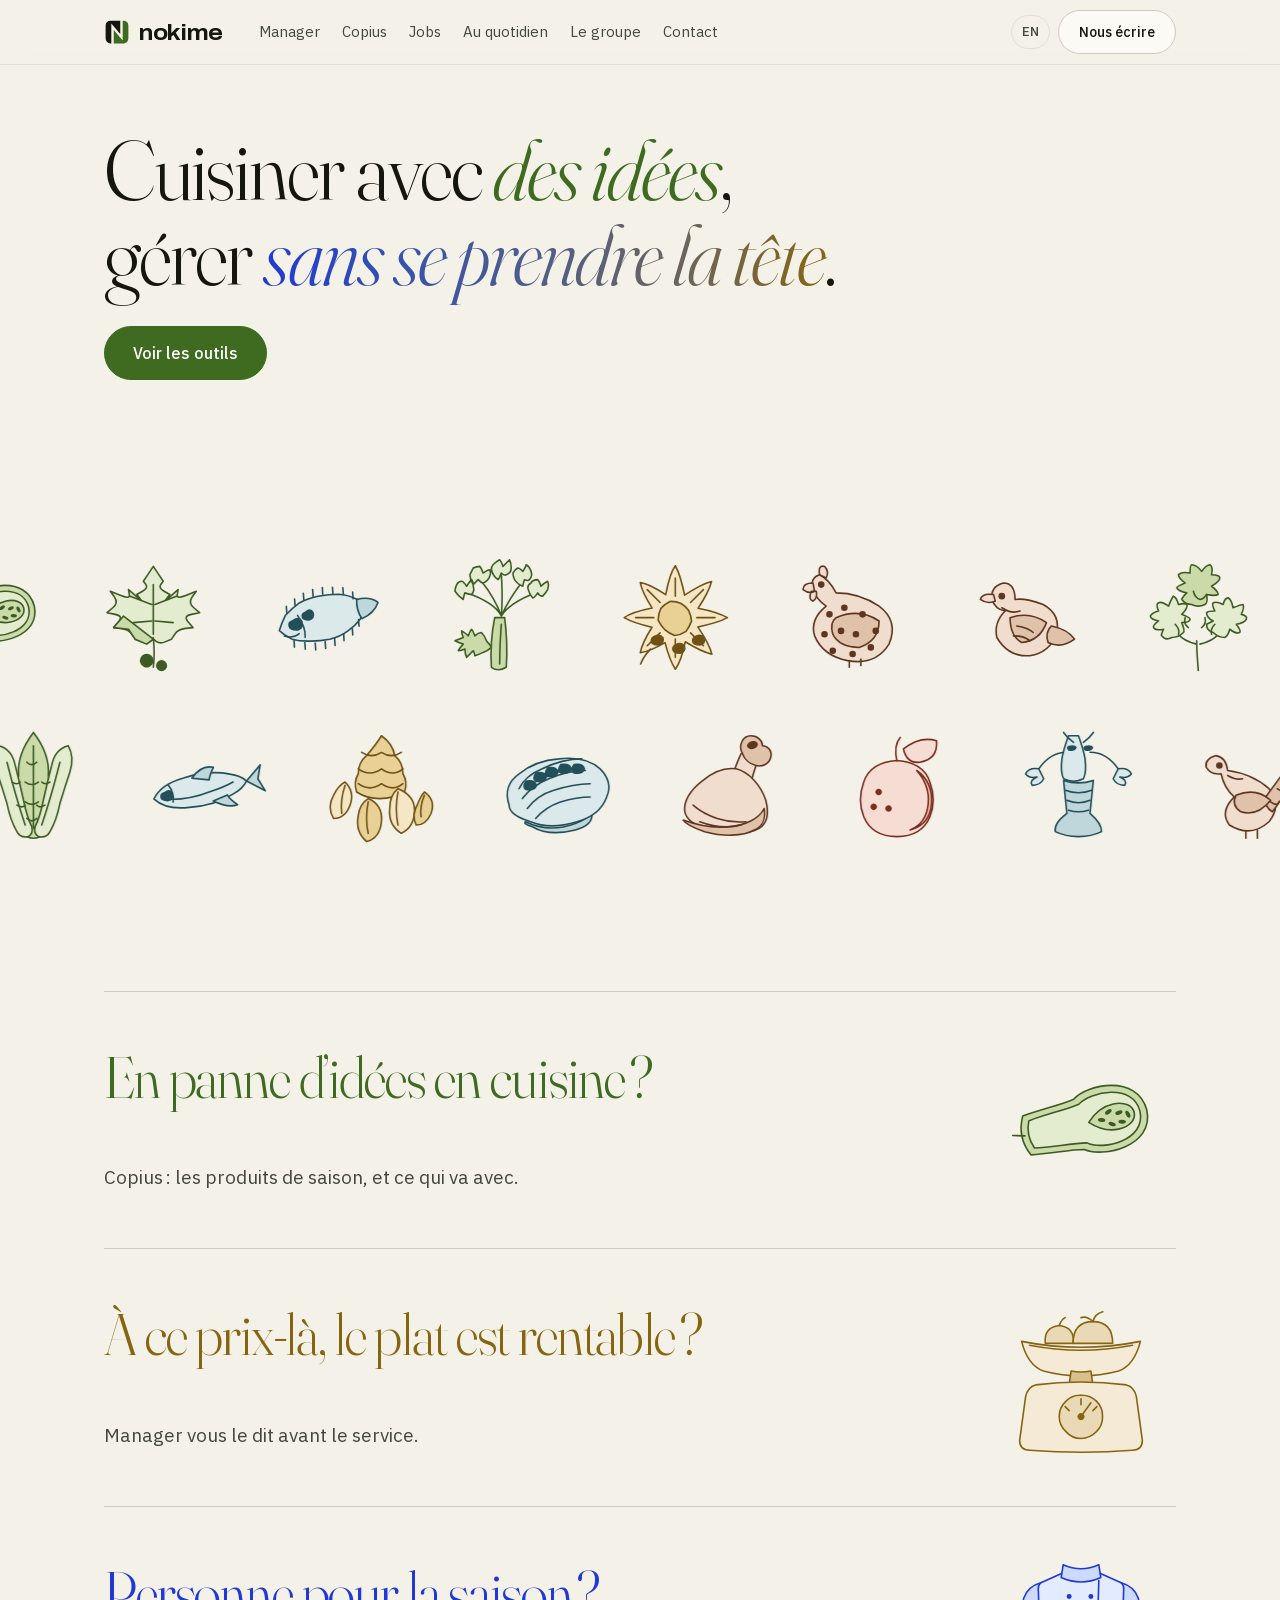
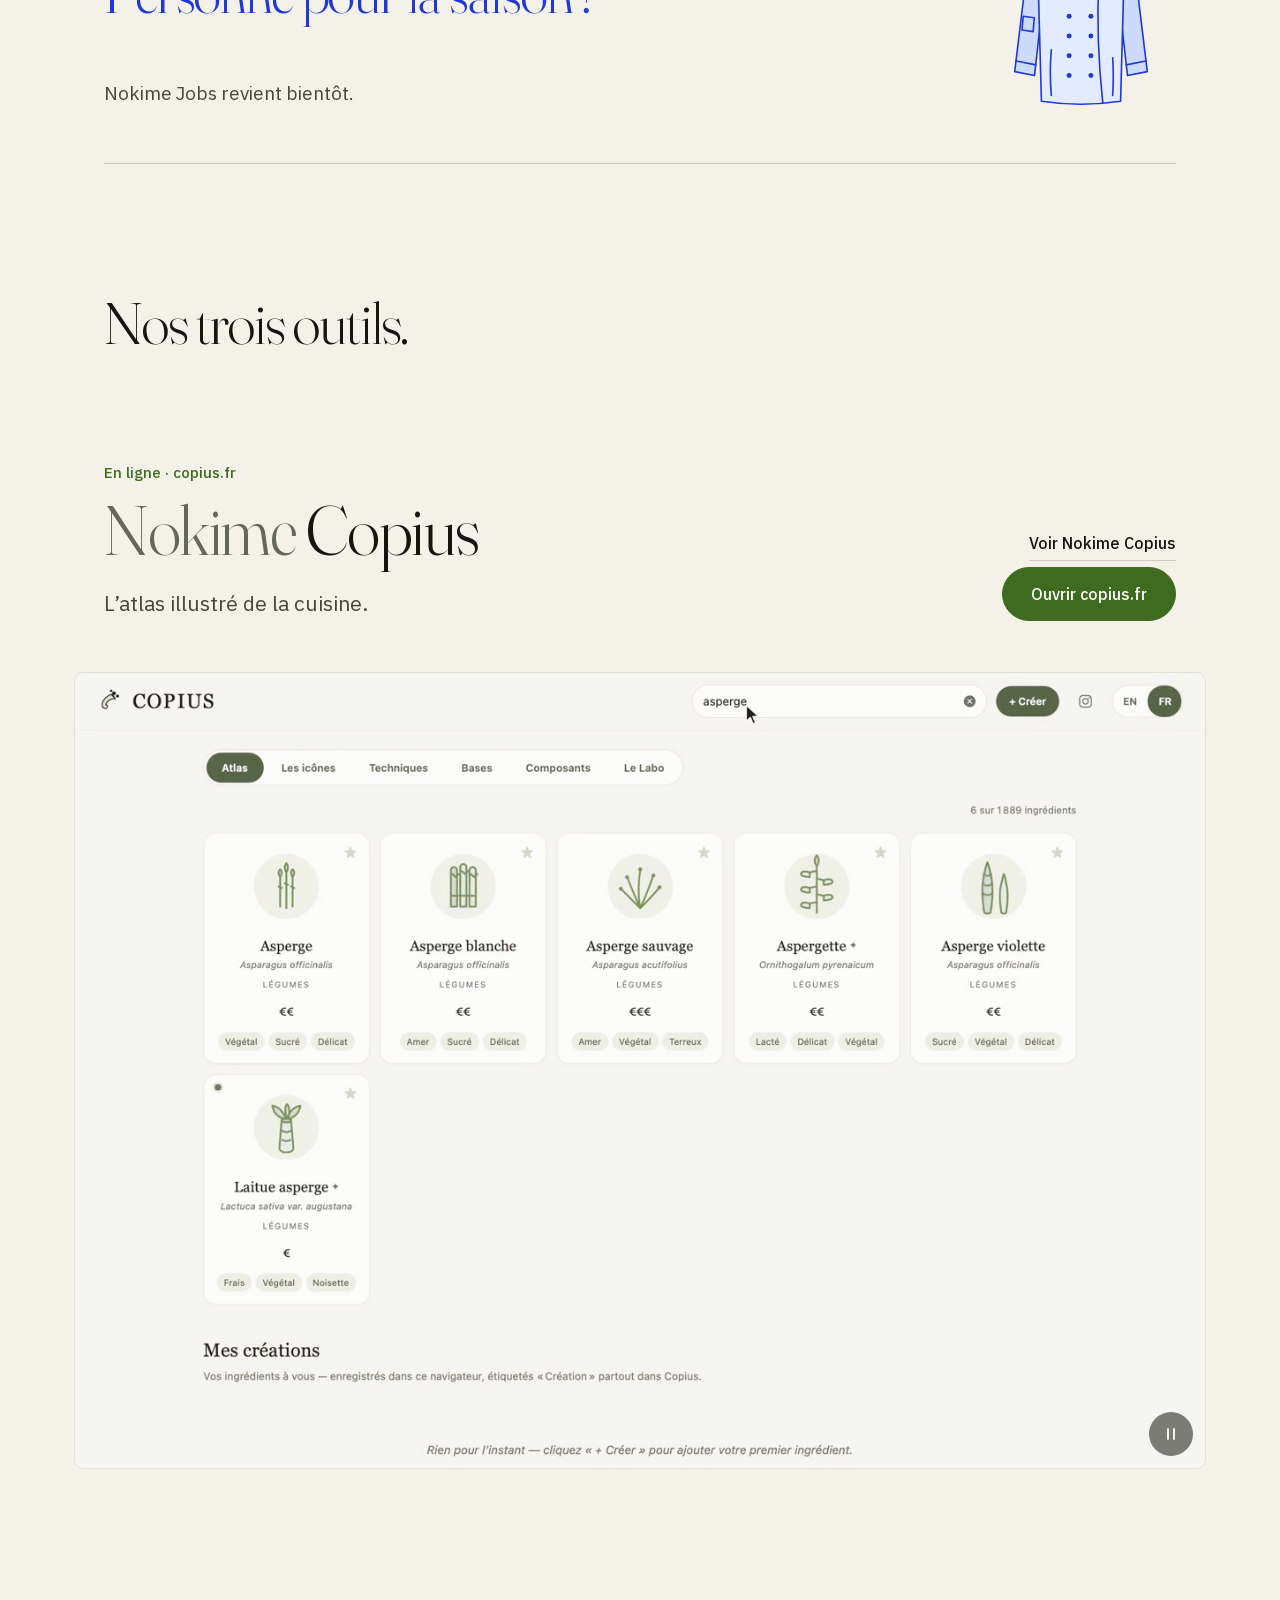
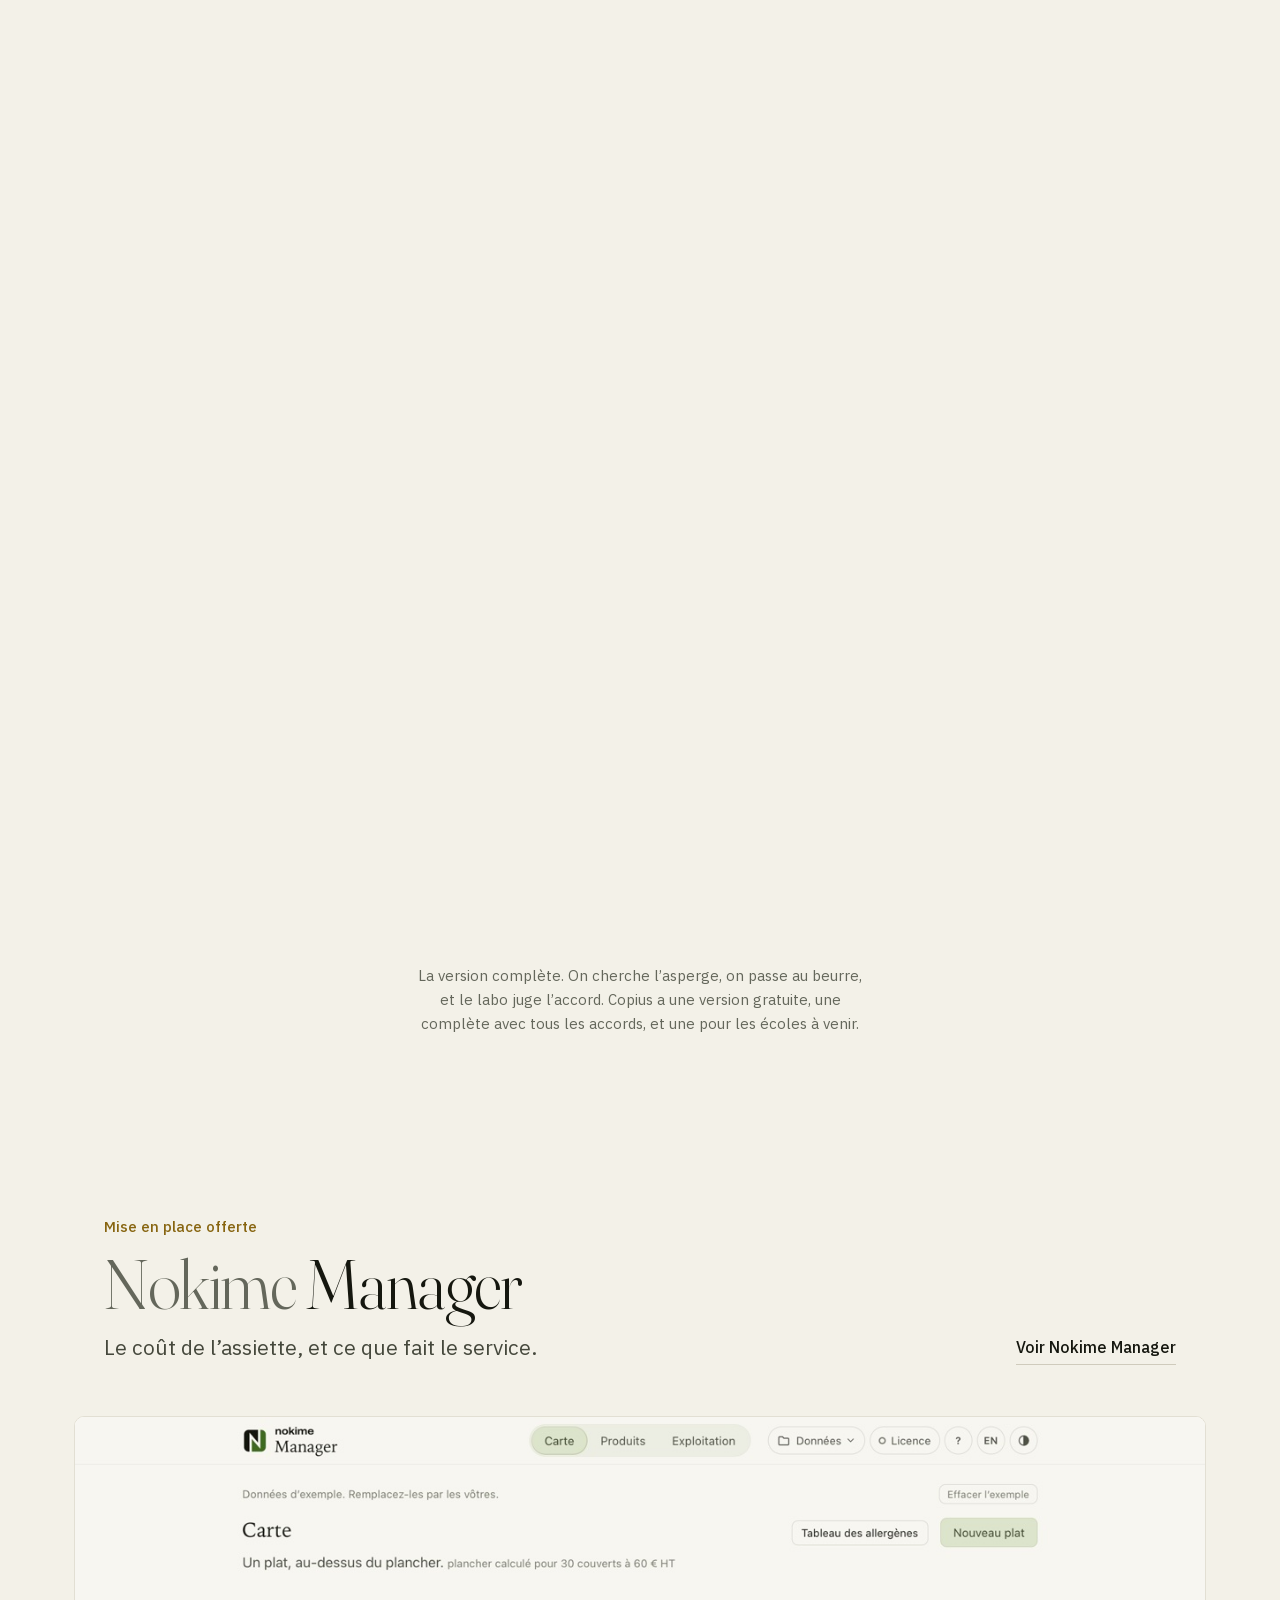
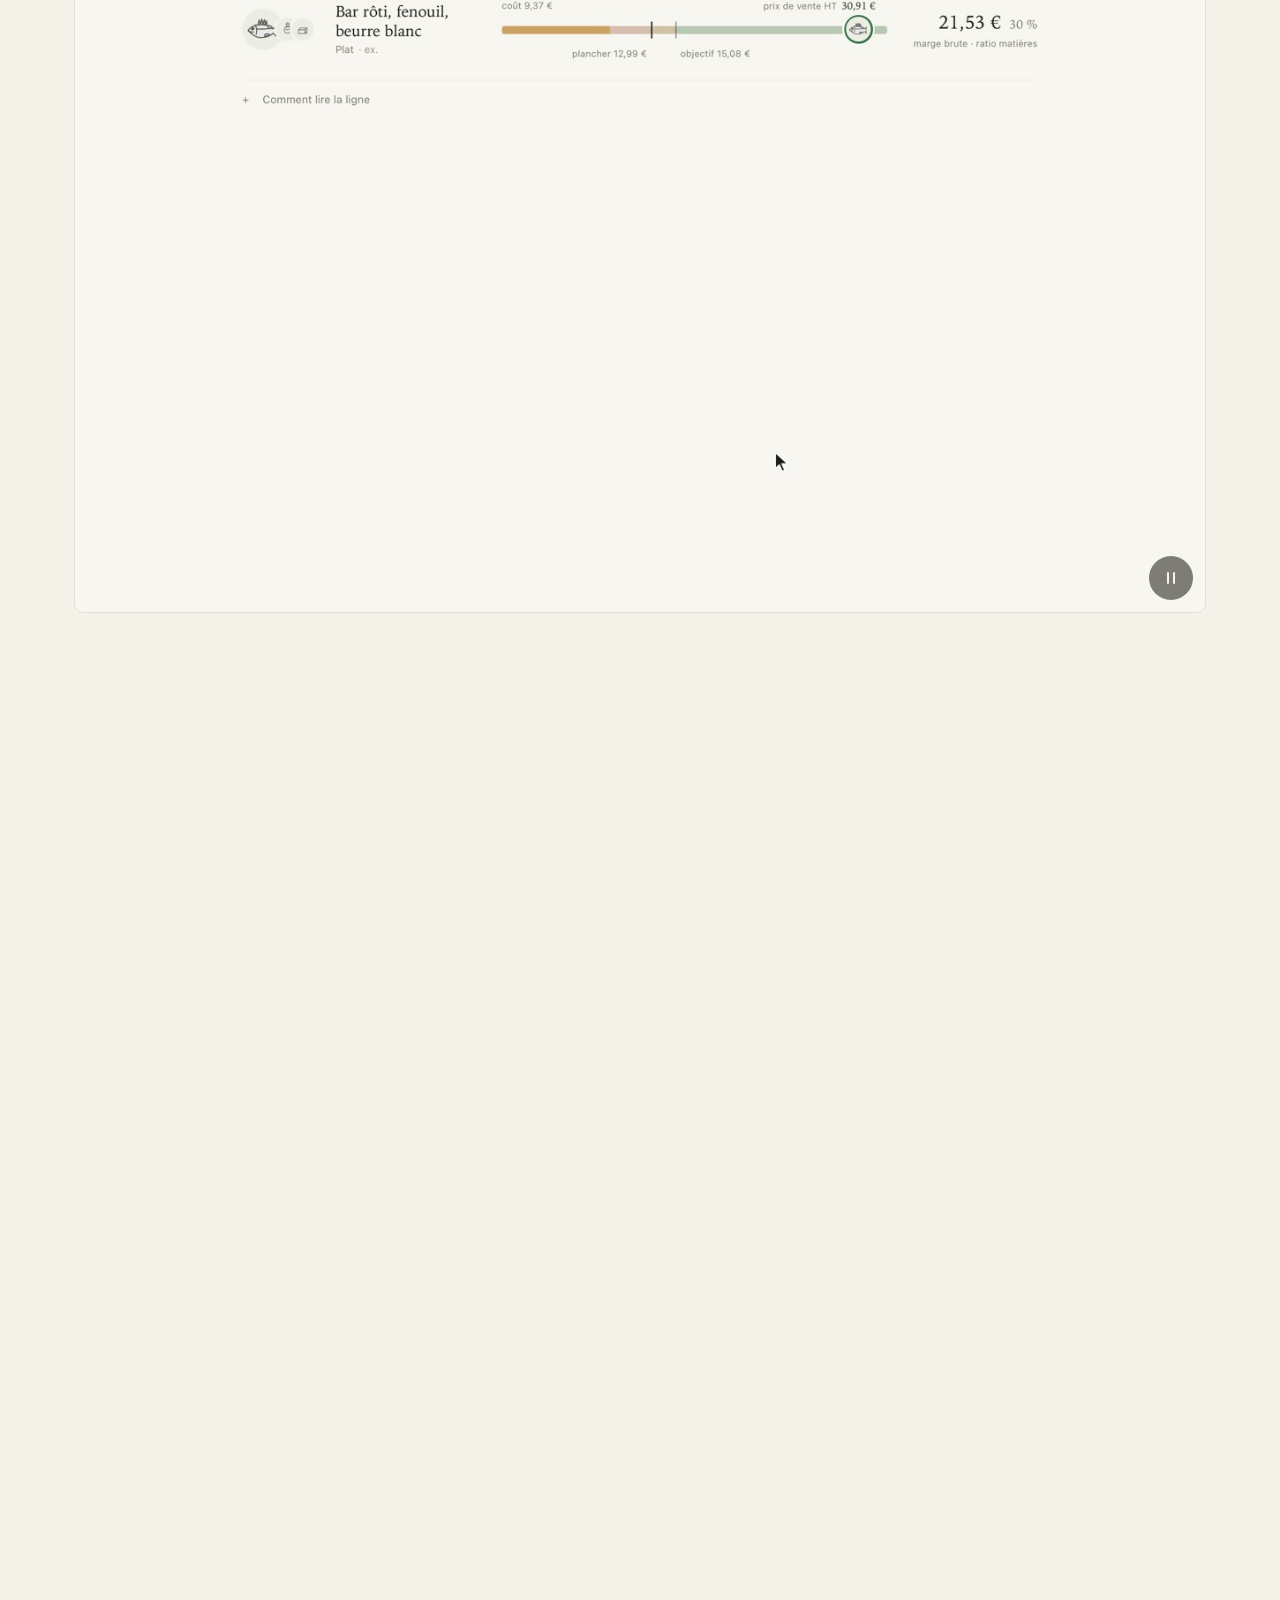
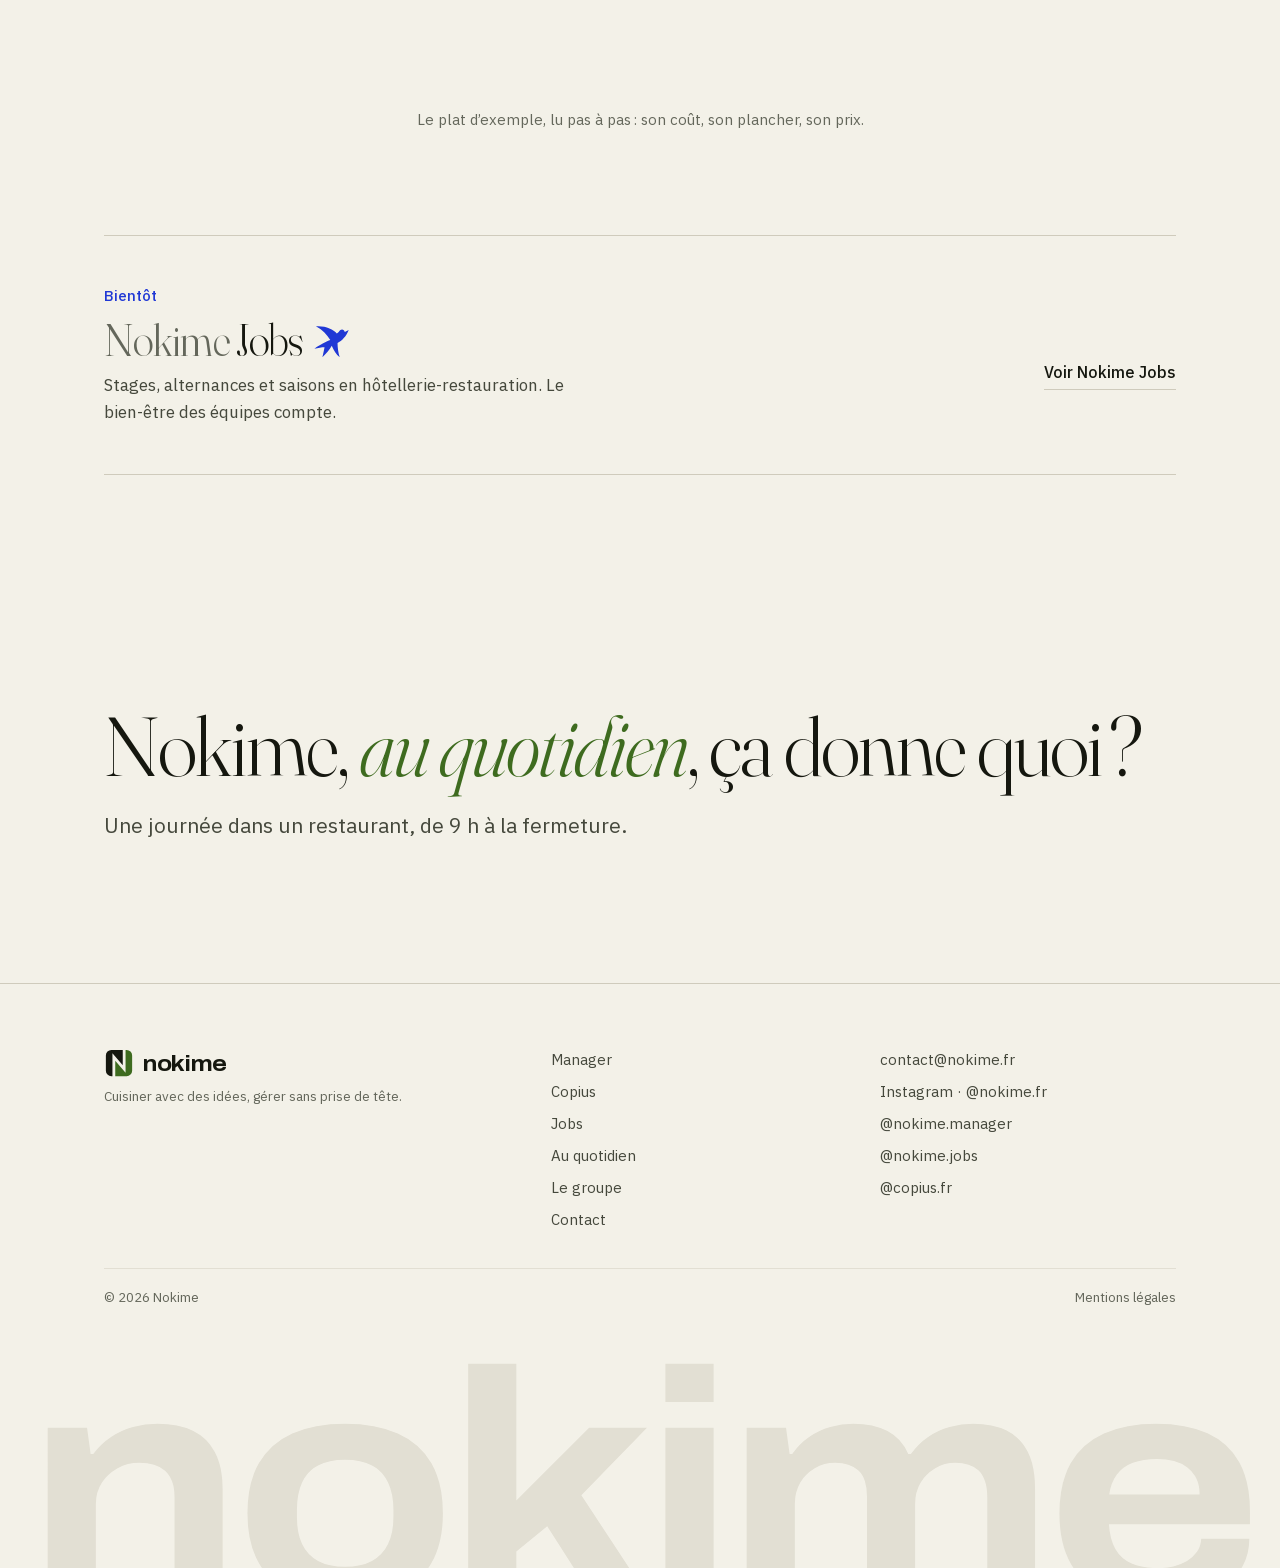
<file: index.html>
<!doctype html>
<html lang="fr">
<head>
<meta charset="utf-8">
<meta name="viewport" content="width=device-width, initial-scale=1, viewport-fit=cover">
<title>Nokime — cuisiner avec des idées, gérer sans prise de tête</title>
<meta name="description" content="Copius pour trouver l’inspiration, Manager pour savoir si le plat est rentable et, bientôt, Jobs pour recruter en prenant soin des équipes.">
<link rel="canonical" href="https://nokime.fr/">
<meta name="theme-color" content="#F3F1E8">
<meta property="og:title" content="Nokime — cuisiner avec des idées, gérer sans prise de tête">
<meta property="og:description" content="Copius pour trouver l’inspiration, Manager pour savoir si le plat est rentable et, bientôt, Jobs pour recruter en prenant soin des équipes.">
<meta property="og:image" content="https://nokime.fr/og.png?v=8">
<meta property="og:image:width" content="1200">
<meta property="og:image:height" content="630">
<meta name="twitter:card" content="summary_large_image">
<meta property="og:type" content="website">
<meta property="og:locale" content="fr_FR">
<link rel="icon" href="data:image/svg+xml,%3Csvg xmlns='http://www.w3.org/2000/svg' viewBox='0 0 240 240'%3E%3Cstyle%3E.a%7Bfill:%2315170F%7D.b%7Bfill:%233E6B1F%7D%40media (prefers-color-scheme:dark)%7B.a%7Bfill:%23ECEBE2%7D.b%7Bfill:%23BBEB8A%7D%7D%3C/style%3E%3Cpath class='a' d='M15 181V59A44 44 0 0 1 59 15H150V137.65L67.5 41.65V225H59A44 44 0 0 1 15 181Z'/%3E%3Cpath class='b' d='M90 225V102.35L172.5 198.35V15H181A44 44 0 0 1 225 59V181A44 44 0 0 1 181 225Z'/%3E%3C/svg%3E">
<link rel="apple-touch-icon" href="apple-touch-icon.png?v=2">
<link rel="preload" href="fonts/archivo-wordmark.woff2" as="font" type="font/woff2" crossorigin>
<link rel="preload" href="fonts/fraunces-normal-300-700.woff2" as="font" type="font/woff2" crossorigin>
<link rel="preload" href="fonts/ibm-plex-sans-normal-400.woff2" as="font" type="font/woff2" crossorigin>
<link rel="stylesheet" href="css/fonts.css?v=142">
<link rel="stylesheet" href="css/site.css?v=142">
<link rel="stylesheet" href="css/atlas.css?v=142">
<link rel="stylesheet" href="css/door.css?v=142">
<script>(function(){var l;try{var q=/[?&]lang=(fr|en)(?:&|$)/.exec(location.search);l=q?q[1]:localStorage.getItem("nokime-lang");}catch(e){}if(l!=="fr"&&l!=="en")l=/(^|\.)nokime\.com$/.test(location.hostname)?"en":"fr";document.documentElement.setAttribute("lang",l);})();</script>
<script type="application/ld+json">{"@context":"https://schema.org","@graph":[{"@type":"Organization","@id":"https://nokime.fr/#org","name":"Nokime","url":"https://nokime.fr/","sameAs":["https://www.instagram.com/nokime.fr/","https://www.linkedin.com/company/nokime-fr/"],"logo":"https://nokime.fr/apple-touch-icon.png","description":"Copius pour trouver l’inspiration, Manager pour savoir si le plat est rentable et, bientôt, Jobs pour recruter en prenant soin des équipes.","disambiguatingDescription":"Nokime est une entreprise française d’outils pour la restauration et l’hôtellerie : Copius, Nokime Jobs et Nokime Manager.","brand":[{"@type":"Brand","name":"Copius","url":"https://copius.fr/","description":"Copius : 1 889 ingrédients, 135 techniques, 45 bases et 68 chefs, dessinés et bilingues, chaque produit avec sa fourchette de prix, sa saison et ses accords. Trois versions : libre, complète, école (bientôt).","sameAs":["https://www.instagram.com/copius.fr/"]},{"@type":"Brand","name":"Nokime Jobs","url":"https://nokime.fr/jobs/","description":"Des stages, des alternances et des saisons en hôtellerie-restauration, avec une charte d’accueil. Nokime Jobs revient bientôt.","sameAs":["https://www.instagram.com/nokime.jobs/"]},{"@type":"Brand","name":"Nokime Manager","url":"https://manager.nokime.fr/","description":"Nokime Manager : coût matière par portion, ratio, marge brute et prix plancher pour chaque plat ; vos prix d’achat ; le tableau des allergènes ; un service type lu en clair. Sur votre compte, avec 1 887 produits déjà chiffrés.","sameAs":["https://www.instagram.com/nokime.manager/"]}]},{"@type":"WebSite","@id":"https://nokime.fr/#site","name":"Nokime","url":"https://nokime.fr/","inLanguage":["fr","en"],"publisher":{"@id":"https://nokime.fr/#org"}}]}</script>
</head>
<body data-title="titleHome" data-desc="descHome">
<a class="skip" href="#main" data-t="skip">Aller au contenu</a>

<!-- the welcome door: Copius, Manager and Jobs pinned on one stage; Copius + Manager + Jobs melt, as paint mixes, into the mark and the name Nokime as the page scrolls (css/door.css, js/door.js) -->
<section class="door" id="door" role="region" aria-labelledby="doorTitle" data-nosnippet>
  <div class="door-track" id="doorTrack">
    <div class="door-stage" id="doorStage">
      <div class="d-tools"><button class="d-lang" id="ddLang" type="button" hidden>EN</button><a class="d-skip" href="#doorEnd" data-t="ddSkip">Passer</a></div>

      <!-- three pools of paint; mix-blend-mode multiply inside an isolated group = the colours mix like paint, never like light (divs moved by transform, so the compositor does it) -->
      <div class="d-paint" id="ddPaint" aria-hidden="true">
        <div class="d-pools" id="ddPools">
          <i class="d-pool pa" id="ddPA"></i>
          <i class="d-pool pb" id="ddPB"></i>
          <i class="d-pool pc" id="ddPC"></i>
        </div>
      </div>

      <div class="d-worlds" id="ddWorlds">

        <div class="d-head" id="ddHead"><p id="doorTitle" data-t="ddTitle">Un restaurant, trois questions.</p></div>

        <div class="d-col d-copius">
          <div class="d-text">
            <p class="d-q" data-fade data-t="ddQ1">Quoi cuisiner ?</p>
            <p class="d-name" data-w="c" data-t="navCopius">Copius</p>
            <p class="d-inf" data-fade data-t="ddI1">Les idées.</p>
          </div>
          <div class="d-world" aria-hidden="true"><div class="d-disc">
            <span class="d-piece d-art a1" data-w="c" data-kind="art" data-art="porcini" style="--rot:-6"></span>
            <span class="d-piece d-art a2" data-w="c" data-kind="art" data-art="langoustine" style="--rot:7"></span>
            <span class="d-piece d-art a3" data-w="c" data-kind="art" data-art="fraise-des-bois" style="--rot:-10"></span>
            <span class="d-piece d-art a4" data-w="c" data-kind="art" data-art="scallop" style="--rot:8"></span>
            <span class="d-piece d-art a5" data-w="c" data-kind="art" data-art="cilantro" style="--rot:-4"></span>
          </div></div>
        </div>

        <div class="d-col d-manager">
          <div class="d-text">
            <p class="d-q" data-fade data-t="ddQ2">À quel prix ?</p>
            <p class="d-name" data-w="m" data-t="navManager">Manager</p>
            <p class="d-inf" data-fade data-t="ddI2">Le bon prix.</p>
          </div>
          <div class="d-world" aria-hidden="true"><div class="d-disc">
            <span class="d-piece d-art a1" data-w="m" data-kind="art" data-art="icon-balance-cuisine" style="--rot:-6"></span>
            <span class="d-piece d-art a2" data-w="m" data-kind="art" data-art="icon-carnet" style="--rot:7"></span>
            <span class="d-piece d-art a3" data-w="m" data-kind="art" data-art="icon-etiquette" style="--rot:-10"></span>
            <span class="d-piece d-art a4" data-w="m" data-kind="art" data-art="icon-pieces" style="--rot:8"></span>
          </div></div>
        </div>

        <div class="d-col d-jobs">
          <div class="d-text">
            <p class="d-q" data-fade data-t="ddQ3">Avec qui ?</p>
            <p class="d-name" data-w="j" data-t="navJobs">Jobs</p>
            <p class="d-inf" data-fade data-t="ddI3">L’équipe.</p>
          </div>
          <div class="d-world" aria-hidden="true"><div class="d-disc">
            <span class="d-piece d-art a1" data-w="j" data-kind="art" data-art="icon-toque-haute" style="--rot:-6"></span>
            <span class="d-piece d-art a2" data-w="j" data-kind="art" data-art="icon-veste" style="--rot:5"></span>
            <span class="d-piece d-art a3" data-w="j" data-kind="art" data-art="icon-sonnette" style="--rot:-10"></span>
            <span class="d-piece d-art a4" data-w="j" data-kind="art" data-art="icon-tablier" style="--rot:6"></span>
          </div></div>
        </div>

      </div>

      <div class="d-hint" aria-hidden="true" id="ddHint"><span data-t="ddScroll">Faites défiler</span><i></i></div>

      <div class="d-final" id="ddFinal">
        <div class="d-markwrap">
          <svg class="d-mark" id="ddMark" viewBox="0 0 240 240" aria-hidden="true" focusable="false">
            <defs>
              <radialGradient id="ddGlowG" cx="50%" cy="50%" r="50%">
                <stop offset="0" style="stop-color:var(--paint-c)" stop-opacity=".30"/>
                <stop offset=".55" style="stop-color:var(--paint-c)" stop-opacity=".09"/>
                <stop offset="1" style="stop-color:var(--paint-c)" stop-opacity="0"/>
              </radialGradient>
            </defs>
            <circle class="d-glow" id="ddGlow" cx="120" cy="120" r="215" fill="url(#ddGlowG)"/>
            <rect class="d-body" id="ddBody" x="15" y="15" width="210" height="210" rx="44"/>
            <g class="d-halves" id="ddHalves">
              <path class="d-knife" id="ddKnife" pathLength="1" d="M78.75 225V72L161.25 168V15"/>
              <path class="cut-a" id="ddCutA" d="M15 181V59A44 44 0 0 1 59 15H150V137.65L67.5 41.65V225H59A44 44 0 0 1 15 181Z"/>
              <path class="cut-b" id="ddCutB" d="M90 225V102.35L172.5 198.35V15H181A44 44 0 0 1 225 59V181A44 44 0 0 1 181 225Z"/>
            </g>
            <rect class="d-rim" id="ddRim" x="15" y="15" width="210" height="210" rx="44" vector-effect="non-scaling-stroke"/>
          </svg>
        </div>
        <div class="d-wordbox">
          <p class="d-eq" id="ddEq" aria-hidden="true"><span class="eq-t eq-c">Copius</span><span class="eq-p">+</span><span class="eq-t eq-m">Manager</span><span class="eq-p">+</span><span class="eq-t eq-j">Jobs</span><span class="eq-is">=</span></p>
          <p class="d-word" id="ddWord">nokime</p>
        </div>
        <p class="d-line" id="ddLine" data-t="grTitle">Un seul nom, plusieurs outils.</p>
        <div class="d-act" id="ddAct"><a class="btn primary" href="#doorEnd"><span data-t="ddEnter">Entrer sur le site</span><span class="arrow" aria-hidden="true">→</span></a></div>
        <p class="d-links" id="ddLinks"><a class="t-manager" href="manager/" data-t="navManager">Manager</a><a class="t-copius" href="copius/" data-t="navCopius">Copius</a><a class="t-jobs" href="jobs/" data-t="navJobs">Jobs</a></p>
      </div>


    </div>
  </div>
</section>
<span class="d-end" id="doorEnd" tabindex="-1"></span>

<header class="site-head">
  <div class="wrap head-row">
    <a class="brand" href="./">
      <svg class="mark" viewBox="0 0 240 240" aria-hidden="true"><path class="cut-a" d="M15 181V59A44 44 0 0 1 59 15H150V137.65L67.5 41.65V225H59A44 44 0 0 1 15 181Z"/><path class="cut-b" d="M90 225V102.35L172.5 198.35V15H181A44 44 0 0 1 225 59V181A44 44 0 0 1 181 225Z"/></svg>
      <span class="word">nokime</span>
    </a>
    <nav class="nav" id="nav" aria-label="Navigation">
      <a href="manager/" data-t="navManager">Manager</a>
      <a href="copius/" data-t="navCopius">Copius</a>
      <a href="jobs/" data-t="navJobs">Jobs</a>
      <a href="au-quotidien/" data-t="navDay">Au quotidien</a>
      <a href="groupe/" data-t="navGroup">Le groupe</a>
      <a href="contact/" data-t="navContact">Contact</a>
    </nav>
    <div class="head-tools">
      <button class="tbtn" id="langBtn" type="button" aria-label="Switch to English">EN</button>
      <a class="btn small" href="contact/" data-t="navCta">Nous écrire</a>
      <button class="tbtn menu" id="menuBtn" type="button" aria-expanded="false" aria-controls="nav" aria-label="Menu"><svg viewBox="0 0 24 24" aria-hidden="true"><path d="M4 7h16M4 12h16M4 17h16"/></svg></button>
    </div>
  </div>
</header>

<main id="main">

  <section class="plate-hero">
    <div class="wrap">
      <h1 class="display"><span data-t="heroT1">Cuisiner avec </span><em class="hl hl-idea" data-t="heroT2">des idées</em><span data-t="heroT3">, gérer </span><em class="hl hl-calm" data-t="heroT4">sans se prendre la tête</em><span data-t="heroT5">.</span></h1>
      <div class="cta-row">
          <a class="btn primary" href="#outils"><span data-t="heroCta1">Voir les outils</span></a>
        </div>
    </div>
    <div class="wall" data-wall="2" aria-hidden="true"></div>
  </section>

  <section>
    <div class="wrap">
      <div class="questions">
        <a class="stat" href="copius/"><p class="stat-n t-copius" data-t="stat1n">En panne d’idées en cuisine ?</p><p class="stat-l" data-t="stat1l">Copius : les produits de saison, et ce qui va avec.</p><span class="q-art" aria-hidden="true" data-art="butternut"></span></a>
        <a class="stat" href="manager/"><p class="stat-n t-manager" data-t="stat3n">À ce prix-là, le plat est rentable ?</p><p class="stat-l" data-t="stat3l">Manager vous le dit avant le service.</p><span class="q-art" aria-hidden="true" data-art="icon-balance-cuisine"></span></a>
        <a class="stat" href="jobs/"><p class="stat-n t-jobs" data-t="stat2n">Personne pour la saison ?</p><p class="stat-l" data-t="stat2l">Nokime Jobs revient bientôt.</p><span class="q-art" aria-hidden="true" data-art="icon-veste"></span></a>
      </div>
    </div>
  </section>

  <section class="section tools" id="outils">
    <div class="wrap">
      <div class="section-head">
        <h2 class="kicker" data-t="prodKicker">Nos trois outils.</h2>
      </div>
      <div class="chapters">
        <article class="chapter chapter-copius"><div class="chapter-head"><div class="chapter-name"><p class="tag t-copius" data-t="cTag">En ligne · copius.fr</p>
          <h3><span class="brandword">Nokime</span> Copius</h3>
          <p class="sub" data-t="cSub">L’atlas illustré de la cuisine.</p>
          <a class="link" href="copius/"><span data-t="cLink">Voir Nokime Copius</span></a><a class="btn primary btn-copius" href="https://copius.fr" rel="noopener"><span data-t="cpCta1">Ouvrir copius.fr</span></a></div></div><figure class="shot">
        <div class="shot-pin"><div class="shot-frame">
          <video class="shot-video"  muted loop playsinline preload="none" width="1280" height="900"
                 poster="media/copius-film-fr.jpg?v=1"
                 data-src-fr="media/copius-film-fr.mp4?v=1" data-src-en="media/copius-film-en.mp4?v=1"
                 data-poster-fr="media/copius-film-fr.jpg?v=1" data-poster-en="media/copius-film-en.jpg?v=1"
                 data-t-attr="aria-label:cpShotLabel" aria-label="Nokime Copius en action, de la recherche au labo d’accords">
            <source src="media/copius-film-fr.mp4?v=1" type="video/mp4">
          </video>
        </div></div>
        <figcaption><span data-t="cpShotCap">La version complète. On cherche l’asperge, on passe au beurre, et le labo juge l’accord.</span> <span data-t="cpVersions">Copius a une version gratuite, une complète avec tous les accords, et une pour les écoles à venir.</span></figcaption>
      </figure></article>
        <article class="chapter chapter-manager"><div class="chapter-head"><div class="chapter-name"><p class="tag t-manager" data-t="mTag">Mise en place offerte</p>
          <h3><span class="brandword">Nokime</span> Manager</h3>
          <p class="sub" data-t="mSub">Le coût de l’assiette, et ce que fait le service.</p>
          <a class="link" href="manager/"><span data-t="mLink">Voir Nokime Manager</span></a></div></div><figure class="shot">
        <div class="shot-pin"><div class="shot-frame">
          <video class="shot-video"  muted loop playsinline preload="none" width="1280" height="900"
                 poster="media/manager-preview-fr.jpg?v=5"
                 data-src-fr="media/manager-preview-fr.mp4?v=5" data-src-en="media/manager-preview-en.mp4?v=5"
                 data-poster-fr="media/manager-preview-fr.jpg?v=5" data-poster-en="media/manager-preview-en.jpg?v=5"
                 data-t-attr="aria-label:shotLabel" aria-label="Nokime Manager en action, avec son plat d’exemple">
            <source src="media/manager-preview-fr.mp4?v=5" type="video/mp4">
          </video>
        </div></div>
        <figcaption data-t="shotCap">Le plat d’exemple, lu pas à pas : son coût, son plancher, son prix.</figcaption>
      </figure></article>
        <article class="chapter chapter-jobs"><div class="chapter-head"><div class="chapter-name"><p class="tag t-jobs" data-t="jTag">Bientôt</p>
          <h3><span class="brandword">Nokime</span> Jobs<svg class="hd-mark" viewBox="0 0 100 100" aria-hidden="true" focusable="false"><path fill="currentColor" d="M99 22 L88 28 C87 21 80 18 75 23 C73 26 70 30 66 32 C56 20 34 10 8 12 C26 22 38 34 48 50 C38 54 20 62 4 74 C14 72 24 70 32 70 C30 80 28 90 26 98 C36 88 46 78 52 66 C58 80 64 90 74 98 C70 84 68 70 68 58 C80 52 92 40 99 22 Z"/></svg></h3>
          <p class="sub" data-t="jSub">Stages, alternances et saisons en hôtellerie-restauration. Le bien-être des équipes compte.</p>
          <a class="link" href="jobs/"><span data-t="jLink">Voir Nokime Jobs</span></a></div></div></article>
      </div>
    </div>
  </section>

  <section class="day-teaser">
    <div class="wrap">
      <a href="au-quotidien/">
        <h2 class="display"><span data-t="dayT1">Nokime, </span><em class="hl t-copius" data-t="dayT2">au quotidien</em><span data-t="dayT3">, ça donne quoi ?</span></h2>
        <p data-t="daySub">Une journée dans un restaurant, de 9 h à la fermeture.</p>
      </a>
    </div>
  </section>

</main>

<footer class="site-foot">
  <div class="wrap">
    <div class="foot-grid">
      <div>
        <a class="brand" href="./"><svg class="mark" viewBox="0 0 240 240" aria-hidden="true"><path class="cut-a" d="M15 181V59A44 44 0 0 1 59 15H150V137.65L67.5 41.65V225H59A44 44 0 0 1 15 181Z"/><path class="cut-b" d="M90 225V102.35L172.5 198.35V15H181A44 44 0 0 1 225 59V181A44 44 0 0 1 181 225Z"/></svg><span class="word">nokime</span></a>
        <p class="small" data-t="footTag">Cuisiner avec des idées, gérer sans prise de tête.</p>
      </div>
      <nav aria-label="Pied de page" data-t-attr="aria-label:footNav">
        <a href="manager/" data-t="navManager">Manager</a>
        <a href="copius/" data-t="navCopius">Copius</a>
        <a href="jobs/" data-t="navJobs">Jobs</a>
        <a href="au-quotidien/" data-t="navDay">Au quotidien</a>
        <a href="groupe/" data-t="navGroup">Le groupe</a>
        <a href="contact/" data-t="navContact">Contact</a>
      </nav>
      <div class="foot-links">
        <a href="mailto:contact@nokime.fr">contact@nokime.fr</a>
        <a href="https://www.instagram.com/nokime.fr/" rel="noopener">Instagram · @nokime.fr</a>
        <a href="https://www.instagram.com/nokime.manager/" rel="noopener">@nokime.manager</a>
        <a href="https://www.instagram.com/nokime.jobs/" rel="noopener">@nokime.jobs</a>
        <a href="https://www.instagram.com/copius.fr/" rel="noopener">@copius.fr</a>
      </div>
    </div>
    <div class="foot-bottom">
      <span>© <span data-year>2026</span> Nokime</span>
      <a href="mentions-legales/" data-t="footLegal">Mentions légales</a>
    </div>
  </div>
  <div class="foot-word" aria-hidden="true">nokime</div>
</footer>

<script src="js/art.js?v=142"></script>
<script src="js/art-wall.js?v=142"></script>
<script src="js/i18n.js?v=142"></script>
<script src="js/atlas.js?v=142"></script>
<script src="js/site.js?v=142"></script>
<script src="js/door.js?v=142"></script>
</body>
</html>
</file>
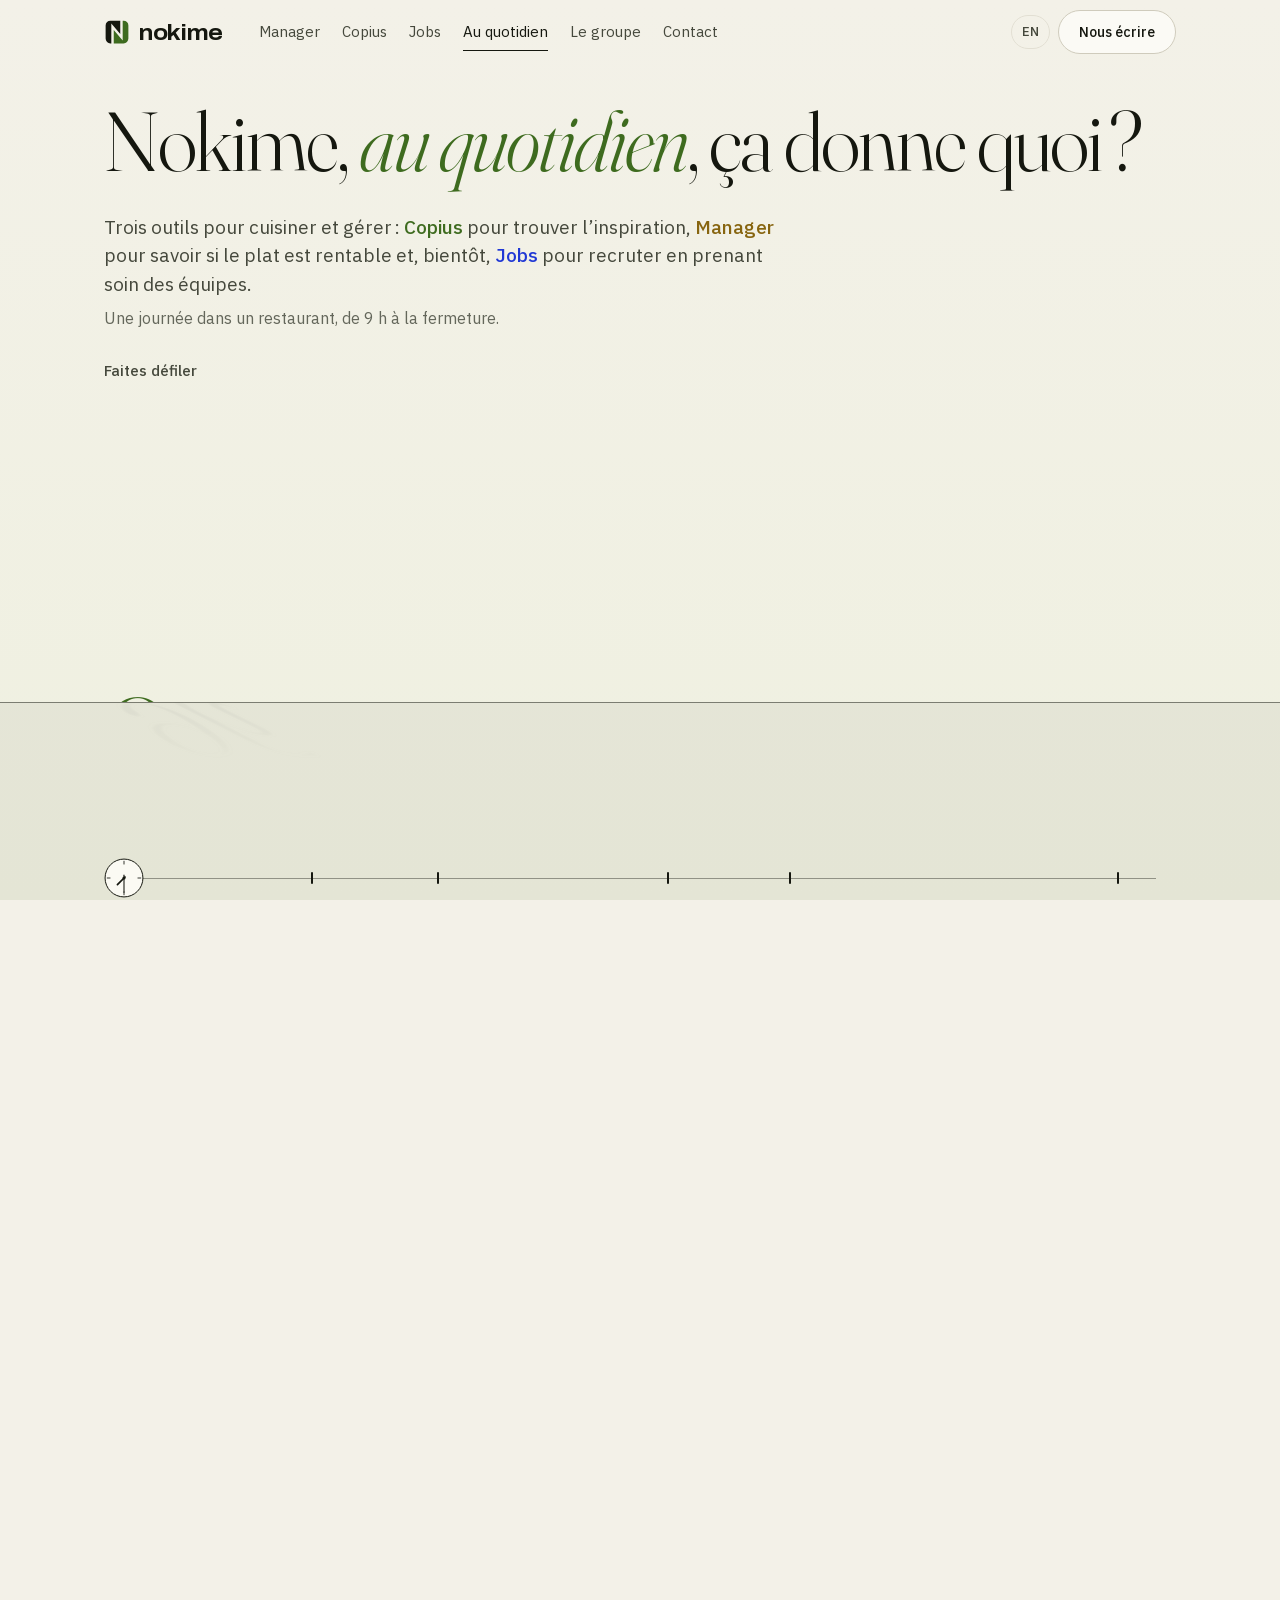
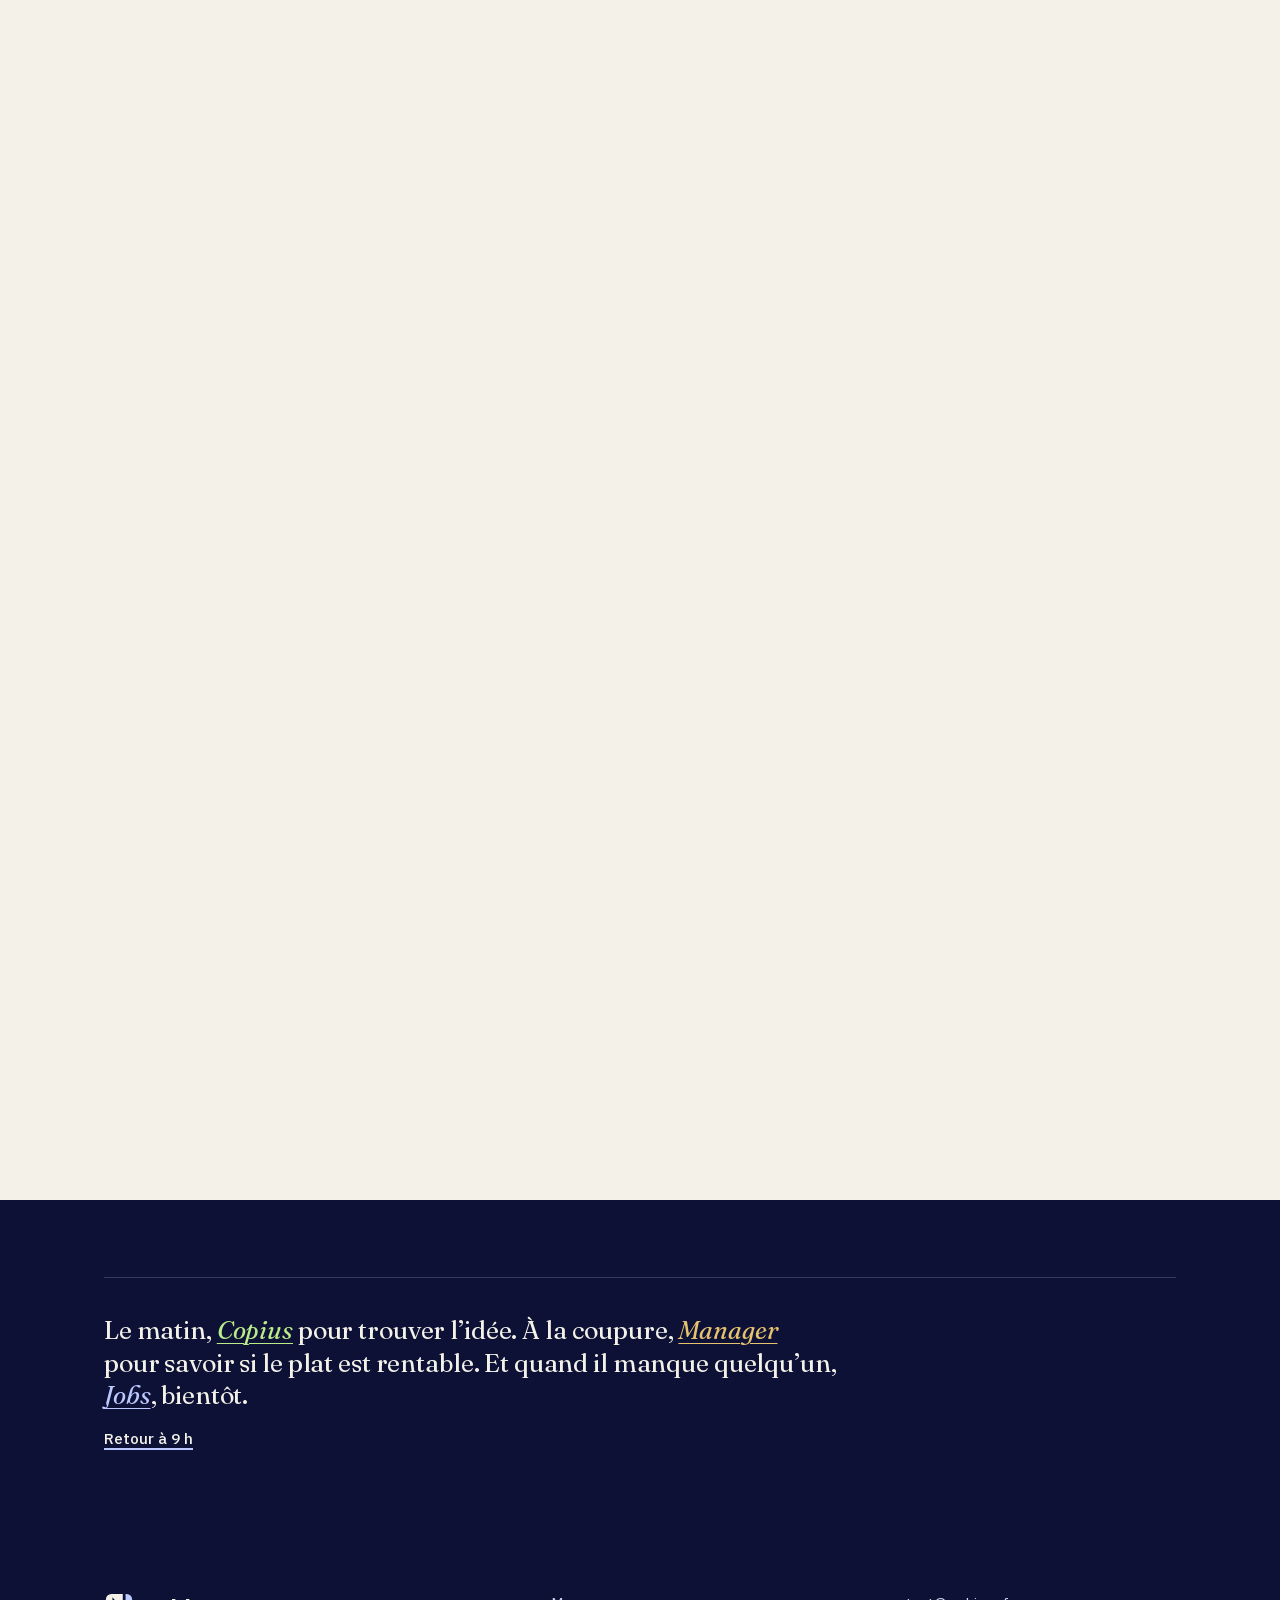
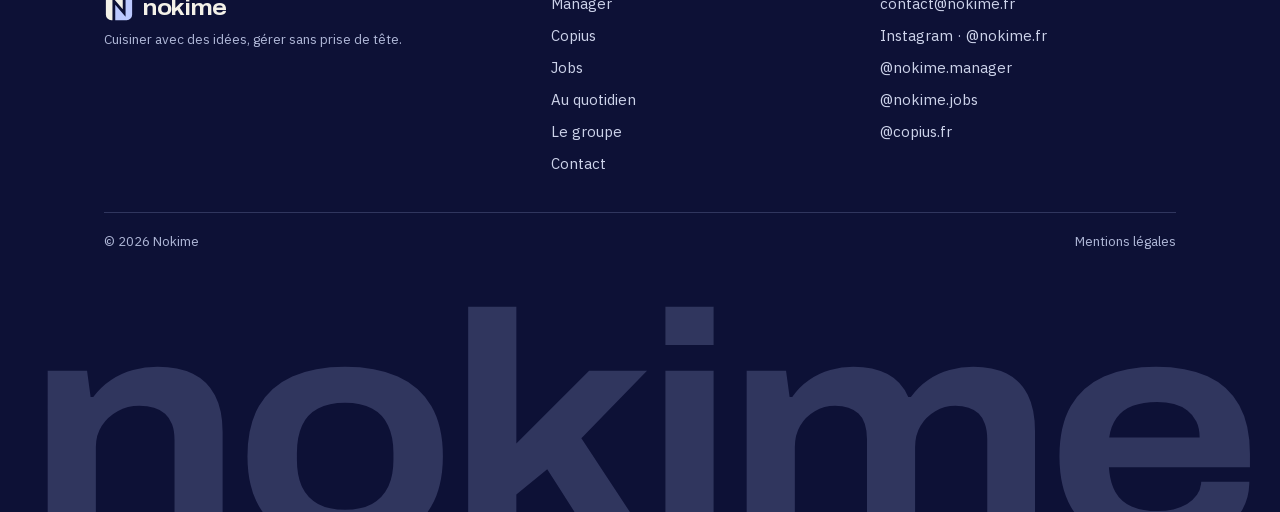
<file: au-quotidien/index.html>
<!doctype html>
<html lang="fr">
<head>
<meta charset="utf-8">
<meta name="viewport" content="width=device-width, initial-scale=1, viewport-fit=cover">
<title>Au quotidien — Nokime</title>
<meta name="description" content="Une journée dans un restaurant, de 9 h à la fermeture : Copius pour trouver l’idée, Manager pour savoir si le plat est rentable et, bientôt, Jobs pour recruter.">
<link rel="canonical" href="https://nokime.fr/au-quotidien/">
<meta name="theme-color" content="#F3F1E8">
<meta property="og:title" content="Au quotidien — Nokime">
<meta property="og:description" content="Une journée dans un restaurant, de 9 h à la fermeture : Copius pour trouver l’idée, Manager pour savoir si le plat est rentable et, bientôt, Jobs pour recruter.">
<meta property="og:image" content="https://nokime.fr/og.png?v=8">
<meta property="og:image:width" content="1200">
<meta property="og:image:height" content="630">
<meta name="twitter:card" content="summary_large_image">
<meta property="og:type" content="website">
<meta property="og:locale" content="fr_FR">
<link rel="icon" href="data:image/svg+xml,%3Csvg xmlns='http://www.w3.org/2000/svg' viewBox='0 0 240 240'%3E%3Cstyle%3E.a%7Bfill:%2315170F%7D.b%7Bfill:%233E6B1F%7D%40media (prefers-color-scheme:dark)%7B.a%7Bfill:%23ECEBE2%7D.b%7Bfill:%23BBEB8A%7D%7D%3C/style%3E%3Cpath class='a' d='M15 181V59A44 44 0 0 1 59 15H150V137.65L67.5 41.65V225H59A44 44 0 0 1 15 181Z'/%3E%3Cpath class='b' d='M90 225V102.35L172.5 198.35V15H181A44 44 0 0 1 225 59V181A44 44 0 0 1 181 225Z'/%3E%3C/svg%3E">
<link rel="apple-touch-icon" href="../apple-touch-icon.png?v=2">
<link rel="preload" href="../fonts/archivo-wordmark.woff2" as="font" type="font/woff2" crossorigin>
<link rel="preload" href="../fonts/fraunces-normal-300-700.woff2" as="font" type="font/woff2" crossorigin>
<link rel="preload" href="../fonts/ibm-plex-sans-normal-400.woff2" as="font" type="font/woff2" crossorigin>
<link rel="stylesheet" href="../css/fonts.css?v=142">
<link rel="stylesheet" href="../css/site.css?v=142">
<link rel="stylesheet" href="../css/atlas.css?v=142">
<link rel="stylesheet" href="../css/quotidien.css?v=142">
<script>(function(){var l;try{var q=/[?&]lang=(fr|en)(?:&|$)/.exec(location.search);l=q?q[1]:localStorage.getItem("nokime-lang");}catch(e){}if(l!=="fr"&&l!=="en")l=/(^|\.)nokime\.com$/.test(location.hostname)?"en":"fr";document.documentElement.setAttribute("lang",l);})();</script>
</head>
<body class="day" data-title="titleDay" data-desc="descDay">
<a class="skip" href="#main" data-t="skip">Aller au contenu</a>

<header class="site-head">
  <div class="wrap head-row">
    <a class="brand" href="../">
      <svg class="mark" viewBox="0 0 240 240" aria-hidden="true"><path class="cut-a" d="M15 181V59A44 44 0 0 1 59 15H150V137.65L67.5 41.65V225H59A44 44 0 0 1 15 181Z"/><path class="cut-b" d="M90 225V102.35L172.5 198.35V15H181A44 44 0 0 1 225 59V181A44 44 0 0 1 181 225Z"/></svg>
      <span class="word">nokime</span>
    </a>
    <nav class="nav" id="nav" aria-label="Navigation">
      <a href="../manager/" data-t="navManager">Manager</a>
      <a href="../copius/" data-t="navCopius">Copius</a>
      <a href="../jobs/" data-t="navJobs">Jobs</a>
      <a href="../au-quotidien/" data-t="navDay">Au quotidien</a>
      <a href="../groupe/" data-t="navGroup">Le groupe</a>
      <a href="../contact/" data-t="navContact">Contact</a>
    </nav>
    <div class="head-tools">
      <button class="tbtn" id="langBtn" type="button" aria-label="Switch to English">EN</button>
      <a class="btn small" href="../contact/" data-t="navCta">Nous écrire</a>
      <button class="tbtn menu" id="menuBtn" type="button" aria-expanded="false" aria-controls="nav" aria-label="Menu"><svg viewBox="0 0 24 24" aria-hidden="true"><path d="M4 7h16M4 12h16M4 17h16"/></svg></button>
    </div>
  </div>
</header>

<main id="main">
 <div class="day-track" id="dayTrack"><div class="day-stage" id="dayStage">

  <section class="page-hero day-opening" id="debut">
    <div class="wrap">
      <h1 class="display"><span data-t="dayT1">Nokime, </span><em class="hl t-copius" data-t="dayT2">au quotidien</em><span data-t="dayT3">, ça donne quoi ?</span></h1>
      <p class="day-says"><span data-t="dayS0">Trois outils pour cuisiner et gérer : </span><b class="t-copius" data-t="navCopius">Copius</b><span data-t="dayS1"> pour trouver l’inspiration, </span><b class="t-manager" data-t="navManager">Manager</b><span data-t="dayS2"> pour savoir si le plat est rentable et, bientôt, </span><b class="t-jobs" data-t="navJobs">Jobs</b><span data-t="dayS3"> pour recruter en prenant soin des équipes.</span></p>
      <p class="day-subline" data-t="daySub">Une journée dans un restaurant, de 9 h à la fermeture.</p>
      <p class="day-cue" aria-hidden="true" data-t="ddScroll">Faites défiler</p>
    </div>
  </section>

  <section class="day-scene day-morning" data-min="540" aria-labelledby="h9">
    <div class="wrap day-cols">
      <div class="day-left">
        <h2 class="day-hour" id="h9"><span data-lang="fr">9<i>h</i></span><span data-lang="en">9<i>am</i></span></h2>
        <p class="day-line"><span data-t="dayL9">Il y a des butternuts au marché.</span> <span data-t="dayL9b">Un nouveau plat pour ce soir ?</span></p>
      </div>
      <figure class="day-plate" id="dayPlate">
        <div class="day-panel" data-id="butternut">
          <p class="day-fact" tabindex="-1"><b data-t="hopButternut">Butternut</b> <span data-t="hopFButternut">De septembre à janvier, 2–4 €/kg.</span></p>
          <div class="day-ring">
            <svg class="art day-drawing" viewBox="0 0 96 96" aria-hidden="true"><g transform="rotate(-12 48 50)"><path class="f2 sf" d="M20 40C30 38.5 40 38.5 47 37C55 31 81 31 82 50C82 69 55 69 47 63C40 61.5 30 61.5 20 60Q15 50 20 40z"/><path class="f1 sf" d="M22.5 43C31 41.5 41 41.5 49 40C56 35 78 35 78.5 50C78.5 65 56 65.5 49 60C41 58.5 31 58.5 22.5 57Q19.5 50 22.5 43z" stroke-width="1.5"/><path class="f2 sf" d="M52 50C56 46 60 43.5 66 43.5C72 43.5 75.5 46.5 75.5 50C75.5 53.5 72 56.5 66 56.5C60 56.5 56 54 52 50z" stroke-width="1.5"/><ellipse class="dot" cx="58.6" cy="50.2" rx="1.9" ry="1" transform="rotate(20 58.6 50.2)"/><ellipse class="dot" cx="62.8" cy="46.9" rx="1.9" ry="1" transform="rotate(-25 62.8 46.9)"/><ellipse class="dot" cx="63.4" cy="53.3" rx="1.9" ry="1" transform="rotate(30 63.4 53.3)"/><ellipse class="dot" cx="67.9" cy="48.4" rx="1.9" ry="1" transform="rotate(-10 67.9 48.4)"/><ellipse class="dot" cx="68.6" cy="53.2" rx="1.9" ry="1" transform="rotate(15 68.6 53.2)"/><ellipse class="dot" cx="72.2" cy="50.1" rx="1.9" ry="1" transform="rotate(75 72.2 50.1)"/><path class="s" d="M19 50l-6-1.5"/></g></svg>
            <svg class="day-leaders" viewBox="0 0 100 100" aria-hidden="true"><line x1="29.5" y1="34.9" x2="23.3" y2="30.3"/><line x1="50.0" y1="24.5" x2="50.0" y2="21.5"/><line x1="70.5" y1="34.9" x2="76.7" y2="30.3"/><line x1="70.5" y1="65.1" x2="76.7" y2="69.7"/><line x1="50.0" y1="75.5" x2="50.0" y2="78.5"/><line x1="29.5" y1="65.1" x2="23.3" y2="69.7"/></svg>
            <ul class="day-pairs" aria-label="Ce qui va avec" data-t-attr="aria-label:hopWith"><li style="left:16%;top:22%"><span data-go="sage" data-t="hopSage">Sauge</span></li><li style="left:50%;top:9.5%"><span data-go="hazelnut" data-t="hopHazelnut">Noisette</span></li><li style="left:84%;top:22%"><span data-go="butter" data-t="hopButter">Beurre</span></li><li style="left:84%;top:78%"><span data-go="chestnut" data-t="hopChestnut">Châtaigne</span></li><li style="left:50%;top:90.5%"><span data-go="parmesan" data-t="hopParmesan">Parmesan</span></li><li style="left:16%;top:78%"><span data-go="cream" data-t="hopCream">Crème</span></li></ul>
          </div>
        </div>
        <div class="day-panel" data-id="sage" hidden>
          <p class="day-fact" tabindex="-1"><b data-t="hopSage">Sauge</b> <span data-t="hopFSage">2–3 €/botte.</span></p>
          <div class="day-ring">
            <svg class="art day-drawing" viewBox="0 0 96 96" aria-hidden="true"><path class="s" d="M48 82q1-14 0-24 0-8 0-14"/><path class="f1 sf" d="M46 62C38 55 29 48 23 52 18 57 32 67 46 62z"/><path class="f2 sf" d="M51 59C58 52 67 45 72 49 77 54 64 64 51 59z"/><path class="f1 sf" d="M47 48C40 42 33 33 28 36 23 40 35 52 47 48z"/><path class="f2 sf" d="M51 45C58 39 64 30 69 34 74 39 62 50 51 45z"/><path class="s" d="M42 60q-6-4-12-6M55 57q6-4 12-5M43 46q-5-4-10-7M55 43q5-4 9-6M34 57l-1 4M28 55l-1 4M62 54l1 4M68 52l1 4" stroke-width="1.5"/></svg>
            <svg class="day-leaders" viewBox="0 0 100 100" aria-hidden="true"><line x1="29.5" y1="34.9" x2="23.3" y2="30.3"/><line x1="70.5" y1="34.9" x2="76.7" y2="30.3"/><line x1="50.0" y1="75.5" x2="50.0" y2="78.5"/></svg>
            <ul class="day-pairs" aria-label="Ce qui va avec" data-t-attr="aria-label:hopWith"><li style="left:16%;top:22%"><span data-go="butter" data-t="hopButter">Beurre</span></li><li style="left:84%;top:22%"><span data-go="chestnut" data-t="hopChestnut">Châtaigne</span></li><li style="left:50%;top:90.5%"><span data-go="butternut" data-t="hopButternut">Butternut</span></li></ul>
          </div>
        </div>
        <div class="day-panel" data-id="butter" hidden>
          <p class="day-fact" tabindex="-1"><b data-t="hopButter">Beurre</b> <span data-t="hopFButter">8–13 €/kg.</span></p>
          <div class="day-ring">
            <svg class="art day-drawing" viewBox="0 0 96 96" aria-hidden="true"><path class="f1 sf" d="M30 50h28v16H30z"/><path class="f1 sf" d="M30 50l8-8h28l-8 8z"/><path class="f1 sf" d="M58 50l8-8v16l-8 8z"/><path class="s" d="M62 60l6 6"/></svg>
            <svg class="day-leaders" viewBox="0 0 100 100" aria-hidden="true"><line x1="29.5" y1="34.9" x2="23.3" y2="30.3"/><line x1="70.5" y1="34.9" x2="76.7" y2="30.3"/><line x1="50.0" y1="75.5" x2="50.0" y2="78.5"/></svg>
            <ul class="day-pairs" aria-label="Ce qui va avec" data-t-attr="aria-label:hopWith"><li style="left:16%;top:22%"><span data-go="sage" data-t="hopSage">Sauge</span></li><li style="left:84%;top:22%"><span data-go="hazelnut" data-t="hopHazelnut">Noisette</span></li><li style="left:50%;top:90.5%"><span data-go="butternut" data-t="hopButternut">Butternut</span></li></ul>
          </div>
        </div>
        <div class="day-panel" data-id="hazelnut" hidden>
          <p class="day-fact" tabindex="-1"><b data-t="hopHazelnut">Noisette</b> <span data-t="hopFHazelnut">En septembre et octobre, 12–22 €/kg.</span></p>
          <div class="day-ring">
            <svg class="art day-drawing" viewBox="0 0 96 96" aria-hidden="true"><circle class="f2 sf" cx="48" cy="56" r="15"/><path class="f3 sf" d="M34 48q2-14 14-14t14 14q-6 4-14 4t-14-4z"/><path class="s" d="M48 34v-6"/></svg>
            <svg class="day-leaders" viewBox="0 0 100 100" aria-hidden="true"><line x1="50.0" y1="24.5" x2="50.0" y2="21.5"/><line x1="50.0" y1="75.5" x2="50.0" y2="78.5"/></svg>
            <ul class="day-pairs" aria-label="Ce qui va avec" data-t-attr="aria-label:hopWith"><li style="left:50%;top:9.5%"><span data-go="butter" data-t="hopButter">Beurre</span></li><li style="left:50%;top:90.5%"><span data-go="butternut" data-t="hopButternut">Butternut</span></li></ul>
          </div>
        </div>
        <div class="day-panel" data-id="chestnut" hidden>
          <p class="day-fact" tabindex="-1"><b data-t="hopChestnut">Châtaigne</b> <span data-t="hopFChestnut">D’octobre à décembre, 4–8 €/kg.</span></p>
          <div class="day-ring">
            <svg class="art day-drawing" viewBox="0 0 96 96" aria-hidden="true"><path class="f1 sf" d="M28 40q-13 6-13 20 0 10 11 12h10q10-2 10-12-2-13-18-20z"/><path class="f2 sf" d="M54 24q-21 10-22 30 0 12 15 14h15q15-2 15-14-2-20-23-30z"/><path class="f1 sf" d="M38 62q16 8 32 0 0 4-1 7-15 7-31 0 0-3 0-7z"/><path class="s" d="M54 24q-4-6-8-9M54 24q0-8-1-9M54 24q5-6 9-7M28 40q-2-6-4-7" stroke-width="2"/><path class="s" d="M44 34q-7 8-7 18" stroke-width="1.5"/></svg>
            <svg class="day-leaders" viewBox="0 0 100 100" aria-hidden="true"><line x1="29.5" y1="34.9" x2="23.3" y2="30.3"/><line x1="70.5" y1="34.9" x2="76.7" y2="30.3"/><line x1="50.0" y1="75.5" x2="50.0" y2="78.5"/></svg>
            <ul class="day-pairs" aria-label="Ce qui va avec" data-t-attr="aria-label:hopWith"><li style="left:16%;top:22%"><span data-go="sage" data-t="hopSage">Sauge</span></li><li style="left:84%;top:22%"><span data-go="cream" data-t="hopCream">Crème</span></li><li style="left:50%;top:90.5%"><span data-go="butternut" data-t="hopButternut">Butternut</span></li></ul>
          </div>
        </div>
        <div class="day-panel" data-id="cream" hidden>
          <p class="day-fact" tabindex="-1"><b data-t="hopCream">Crème</b> <span data-t="hopFCream">3–6 €/L.</span></p>
          <div class="day-ring">
            <svg class="art day-drawing" viewBox="0 0 96 96" aria-hidden="true"><path class="f1 sf" d="M38 40h24l-4 32q-8 4-16 0z"/><path class="f2 sf" d="M36 40q12-6 28 0l-2 4q-12-5-24 0z"/><path class="s" d="M64 42q6-2 6-8"/></svg>
            <svg class="day-leaders" viewBox="0 0 100 100" aria-hidden="true"><line x1="50.0" y1="24.5" x2="50.0" y2="21.5"/><line x1="50.0" y1="75.5" x2="50.0" y2="78.5"/></svg>
            <ul class="day-pairs" aria-label="Ce qui va avec" data-t-attr="aria-label:hopWith"><li style="left:50%;top:9.5%"><span data-go="chestnut" data-t="hopChestnut">Châtaigne</span></li><li style="left:50%;top:90.5%"><span data-go="butternut" data-t="hopButternut">Butternut</span></li></ul>
          </div>
        </div>
        <div class="day-panel" data-id="parmesan" hidden>
          <p class="day-fact" tabindex="-1"><b data-t="hopParmesan">Parmesan</b> <span data-t="hopFParmesan">25–40 €/kg.</span></p>
          <div class="day-ring">
            <svg class="art day-drawing" viewBox="0 0 96 96" aria-hidden="true"><path class="f1 sf" d="M20 64q1-16 6-30 10-8 22-12 13 5 24 12 3 14 4 26-9 9-18 16-14 1-26-2z"/><path class="f2 sf" d="M48 22q13 5 24 12 3 14 4 26l-8 2q-1-13-3-24-9-6-19-10z"/><path class="dot" d="M53.9 29 Q53.9 26.6 56 26.9 Q58.4 26.9 58.1 29.2 Q58.1 31.1 55.8 31.2 Q53.7 31 53.9 29zM61.9 34 Q61.9 31.6 64 31.9 Q66.4 31.9 66.1 34.2 Q66.1 36.1 63.8 36.2 Q61.7 36 61.9 34zM67.9 44 Q67.9 41.6 70 41.9 Q72.4 41.9 72.1 44.2 Q72.1 46.1 69.8 46.2 Q67.7 46 67.9 44zM69 54 Q69 51.7 71 52 Q73.2 52 73 54.2 Q73 56 70.8 56.1 Q68.8 55.9 69 54z"/><path class="s" d="M30 50q7 3 12-1M32 61q8 2 13-2M32 38q5 3 9 1" stroke-width="1.5"/><path class="dot" d="M32.4 55 Q32.4 53.2 34 53.4 Q35.8 53.4 35.6 55.2 Q35.6 56.6 33.8 56.7 Q32.2 56.5 32.4 55zM44.5 50 Q44.5 48.3 46 48.5 Q47.7 48.5 47.5 50.1 Q47.5 51.5 45.9 51.6 Q44.4 51.4 44.5 50zM38.5 66 Q38.5 64.3 40 64.5 Q41.7 64.5 41.5 66.2 Q41.5 67.5 39.9 67.6 Q38.4 67.4 38.5 66zM50.5 60 Q50.5 58.3 52 58.5 Q53.7 58.5 53.5 60.1 Q53.5 61.5 51.9 61.6 Q50.4 61.4 50.5 60z"/></svg>
            <svg class="day-leaders" viewBox="0 0 100 100" aria-hidden="true"><line x1="50.0" y1="75.5" x2="50.0" y2="78.5"/></svg>
            <ul class="day-pairs" aria-label="Ce qui va avec" data-t-attr="aria-label:hopWith"><li style="left:50%;top:90.5%"><span data-go="butternut" data-t="hopButternut">Butternut</span></li></ul>
          </div>
        </div>
        <figcaption class="day-slot"><p id="hopHint" hidden data-t="hopHint">Choisissez un produit pour voir ce qui va avec.</p><p id="hopCap" hidden data-t="hopCap">Ici, sept produits pour essayer. Copius a une version gratuite, une complète avec tous les accords, et une pour les écoles à venir.</p></figcaption>
      </figure>
      <div class="day-tool copius">
        <h3 data-t="stat1n">En panne d’idées en cuisine ?</h3>
        <p class="day-name"><span class="brandword">Nokime</span> Copius</p>
        <p class="day-sub" data-t="cSub">L’atlas illustré de la cuisine.</p>
        <p class="day-foot"><a class="day-go" href="https://copius.fr" rel="noopener" data-t="cpCta1">Ouvrir copius.fr</a><span class="day-state" data-t="dayLive">En ligne</span></p>
      </div>
    </div>
  </section>

  <section class="day-scene day-noon" data-min="750" aria-labelledby="h12">
    <div class="wrap">
      <h2 class="day-hour" id="h12"><span data-lang="fr">12<i>h</i>30</span><span data-lang="en">12:30<i>pm</i></span></h2>
      <p class="day-line"><span data-t="dayL12">Le coup de feu.</span> <span data-t="dayL12b">Un midi comme les autres.</span></p>
    </div>
  </section>

  <section class="day-scene day-break" data-min="930" aria-labelledby="h15">
    <div class="wrap">
      <h2 class="day-hour" id="h15"><span data-lang="fr">15<i>h</i>30</span><span data-lang="en">3:30<i>pm</i></span></h2>
      <p class="day-line"><span data-t="dayL15">La coupure.</span> <span data-t="dayL15b">On fait les chiffres du plat de ce soir.</span></p>
      <div class="day-split">
        <div class="day-tool manager">
        <h3 data-t="stat3n">À ce prix-là, le plat est rentable ?</h3>
        <p class="day-name"><span class="brandword">Nokime</span> Manager</p>
        <p class="day-sub" data-t="mSub">Le coût de l’assiette, et ce que fait le service.</p>
        <p class="day-foot"><a class="day-go" href="../manager/" data-t="mLink">Voir Nokime Manager</a><span class="day-state" data-t="mTag">Mise en place offerte</span></p>
      </div>
        <figure class="day-serve" id="dayServe" hidden aria-hidden="true" data-tm="{m} de marge brute" data-tc="Ratio matière {r}" data-t-attr="data-tm:dayRingM,data-tc:dayRingC"></figure>
        <div class="day-bill">
          <div class="day-bill-a">
          <p class="day-dishname" data-t="dayDish">Butternut rôti, châtaigne, noisette, crème, sauge</p>
          <p class="day-note" data-t="dayEx">Exemple : le milieu des fourchettes de prix de Copius, TVA à 10 %.</p>
          <ul><li><span data-t="dayB1">Butternut, 350 g brut</span><b data-eur="105">1,05 €</b></li><li><span data-t="dayB2">Châtaigne, 40 g</span><b data-eur="24">0,24 €</b></li><li><span data-t="dayB3">Noisette, 20 g</span><b data-eur="34">0,34 €</b></li><li><span data-t="dayB4">Crème, 4 cl</span><b data-eur="18">0,18 €</b></li><li><span data-t="dayB5">Sauge, un dixième de botte</span><b data-eur="25">0,25 €</b></li><li><span data-t="dayB6">Beurre, 20 g</span><b data-eur="21">0,21 €</b></li></ul>
          </div>
          <p class="day-total"><span data-t="dayTotal">Coût matière</span><b id="dayCost" data-eur="227">2,27 €</b></p>
          <div class="day-bill-b">
          <div class="day-sold"><span data-t="dayPx">Prix de vente TTC</span><span class="day-stepper" role="group" aria-label="Prix de vente" data-t-attr="aria-label:dayPxGroup"><button type="button" class="day-step" id="pxDown" hidden aria-label="Baisser le prix d’un euro" data-t-attr="aria-label:dayPxDown">−</button><b id="pxVal">10 €</b><button type="button" class="day-step" id="pxUp" hidden aria-label="Monter le prix d’un euro" data-t-attr="aria-label:dayPxUp">+</button></span></div>
          <p class="day-rest" id="pxText" data-tpl="Soit {h} HT : il reste {m} de marge brute. Ratio matière : {r}." data-t-attr="data-tpl:dayPxTpl">Soit 9,09 € HT : il reste 6,82 € de marge brute. Ratio matière : 25 %.</p>
          <p class="day-vh" id="pxLive" role="status" aria-atomic="true" data-tpl="{p} TTC. " data-t-attr="data-tpl:dayPxSay"></p>
          <p class="day-after" data-t="dayPaid">Et il reste l’équipe et le loyer à payer. Rentable ou pas, ça dépend de vos couverts : c’est Manager qui fait ce calcul.</p>
          </div>
        </div>
      </div>
    </div>
  </section>

  <section class="day-scene day-dusk" data-min="1140" aria-labelledby="h19">
    <div class="wrap">
      <h2 class="day-hour" id="h19"><span data-lang="fr">19<i>h</i></span><span data-lang="en">7<i>pm</i></span></h2>
      <p class="day-line"><span data-t="dayL19">Premier service pour le nouveau plat.</span></p>
    </div>
  </section>

  <section class="day-scene day-night" data-min="1410" aria-labelledby="h23">
    <div class="wrap">
      <div class="day-cols">
        <div class="day-left">
          <h2 class="day-hour" id="h23"><span data-lang="fr">23<i>h</i>30</span><span data-lang="en">11:30<i>pm</i></span></h2>
          <p class="day-line"><span data-t="dayL23">On ferme.</span> <span data-t="dayL23b">Il manquait quelqu’un ce soir.</span></p>
          <div class="day-tool jobs">
        <h3 data-t="stat2n">Personne pour la saison ?</h3>
        <p class="day-name"><span class="brandword">Nokime</span> Jobs<svg class="hd-mark" viewBox="0 0 100 100" aria-hidden="true" focusable="false"><path fill="currentColor" d="M99 22 L88 28 C87 21 80 18 75 23 C73 26 70 30 66 32 C56 20 34 10 8 12 C26 22 38 34 48 50 C38 54 20 62 4 74 C14 72 24 70 32 70 C30 80 28 90 26 98 C36 88 46 78 52 66 C58 80 64 90 74 98 C70 84 68 70 68 58 C80 52 92 40 99 22 Z"/></svg></p>
        <p class="day-sub" data-t="jSub">Stages, alternances et saisons en hôtellerie-restauration. Le bien-être des équipes compte.</p>
        <p class="day-foot"><a class="day-go" href="https://www.instagram.com/nokime.jobs/" rel="noopener" data-t="jobsCta1">Suivre @nokime.jobs</a><span class="day-state" data-t="jTag">Bientôt</span></p>
      </div>
        </div>
        <figure class="day-peg">
          <svg class="day-rail" viewBox="0 0 96 96" aria-hidden="true"><circle cx="1" cy="2" r="1.1"/><path d="M2.1 2H400"/><path d="M12 2v5q0 4 3.5 4t3.5-3.5"/><path d="M76 2v5q0 4 3.5 4t3.5-3.5"/><path d="M104 2v5q0 4 3.5 4t3.5-3.5"/><path d="M132 2v5q0 4 3.5 4t3.5-3.5"/><path d="M44 2v5q0 4 3.5 4t3.5-3.5"/></svg>
          <svg class="art" viewBox="0 0 96 96" aria-hidden="true"><path class="s" d="M45.6 20q-1-9 1.9-9t1.9 9" stroke-width="1.5"/><path class="f2 sf" d="M28 28Q21 30 19 36L14.5 73 24.5 75 28 44z"/><path class="f2 sf" d="M68 28Q75 30 77 36L81.5 73 71.5 75 68 44z"/><path class="f1 sf" d="M39 23L28 28Q26 29 26.5 33L28 88Q48 91 68 88L69.5 33Q70 29 68 28L57 23Q48 28 39 23z"/><path class="f2 sf" d="M39 19Q48 23 57 19L58 25.5Q48 30 38 25.5z"/><path class="s" d="M57 27Q55.5 56 59 88.8" stroke-width="1.5"/><path class="s" d="M15.2 67.6l10 2M80.8 67.6l-10 2M18.8 45l5.6.8-.6 7-5.6-.8zM33 62q-1 11 0 23M64 66q.6 9 0 19" stroke-width="1.5"/><rect class="day-tag" x="58.5" y="35.5" width="8.5" height="4.2" rx=".6"/><circle class="dot" cx="42" cy="35" r="1.25"/><circle class="dot" cx="53" cy="35" r="1.25"/><circle class="dot" cx="42" cy="45" r="1.25"/><circle class="dot" cx="53" cy="45" r="1.25"/><circle class="dot" cx="42" cy="55" r="1.25"/><circle class="dot" cx="53" cy="55" r="1.25"/><circle class="dot" cx="42" cy="65" r="1.25"/><circle class="dot" cx="53" cy="65" r="1.25"/><circle class="dot" cx="42" cy="75" r="1.25"/><circle class="dot" cx="53" cy="75" r="1.25"/></svg>
          <figcaption class="day-peg-cap" data-t="dayPeg">Elle n’a servi à personne.</figcaption>
        </figure>
      </div>
    </div>
  </section>

  <div class="day-time" id="dayTime"><div class="day-track-line"><button type="button" class="day-puck" id="dayPuck" role="slider" aria-label="Heure de la journée" data-t-attr="aria-label:dayTimeLabel"></button></div></div>

 </div></div>

  <section class="day-end">
    <div class="wrap">
      <div class="day-close">
        <p class="day-recap"><span data-t="dayR1">Le matin, </span><a class="c" href="https://copius.fr" rel="noopener" data-t="navCopius">Copius</a><span data-t="dayR2"> pour trouver l’idée. À la coupure, </span><a class="m" href="../manager/" data-t="navManager">Manager</a><span data-t="dayR3"> pour savoir si le plat est rentable. Et quand il manque quelqu’un, </span><a class="j" href="../jobs/" data-t="navJobs">Jobs</a><span data-t="dayR4">, bientôt.</span></p>
        <p class="day-foot"><a class="day-go day-back" href="#debut" data-t="dayBack">Retour à 9 h</a></p>
      </div>
    </div>
  </section>

</main>

<footer class="site-foot">
  <div class="wrap">
    <div class="foot-grid">
      <div>
        <a class="brand" href="../"><svg class="mark" viewBox="0 0 240 240" aria-hidden="true"><path class="cut-a" d="M15 181V59A44 44 0 0 1 59 15H150V137.65L67.5 41.65V225H59A44 44 0 0 1 15 181Z"/><path class="cut-b" d="M90 225V102.35L172.5 198.35V15H181A44 44 0 0 1 225 59V181A44 44 0 0 1 181 225Z"/></svg><span class="word">nokime</span></a>
        <p class="small" data-t="footTag">Cuisiner avec des idées, gérer sans prise de tête.</p>
      </div>
      <nav aria-label="Pied de page" data-t-attr="aria-label:footNav">
        <a href="../manager/" data-t="navManager">Manager</a>
        <a href="../copius/" data-t="navCopius">Copius</a>
        <a href="../jobs/" data-t="navJobs">Jobs</a>
        <a href="../au-quotidien/" data-t="navDay">Au quotidien</a>
        <a href="../groupe/" data-t="navGroup">Le groupe</a>
        <a href="../contact/" data-t="navContact">Contact</a>
      </nav>
      <div class="foot-links">
        <a href="mailto:contact@nokime.fr">contact@nokime.fr</a>
        <a href="https://www.instagram.com/nokime.fr/" rel="noopener">Instagram · @nokime.fr</a>
        <a href="https://www.instagram.com/nokime.manager/" rel="noopener">@nokime.manager</a>
        <a href="https://www.instagram.com/nokime.jobs/" rel="noopener">@nokime.jobs</a>
        <a href="https://www.instagram.com/copius.fr/" rel="noopener">@copius.fr</a>
      </div>
    </div>
    <div class="foot-bottom">
      <span>© <span data-year>2026</span> Nokime</span>
      <a href="../mentions-legales/" data-t="footLegal">Mentions légales</a>
    </div>
  </div>
  <div class="foot-word" aria-hidden="true">nokime</div>
</footer>

<div class="day-clock" id="dayClock" hidden aria-hidden="true">
  <svg viewBox="0 0 56 56"><circle class="face" cx="28" cy="28" r="26.5"/><path class="ticks" d="M28 4.5v4M28 47.5v4M4.5 28h4M47.5 28h4"/><line class="hh" x1="28" y1="30" x2="28" y2="15"/><line class="mm" x1="28" y1="32" x2="28" y2="8"/><circle class="pin" cx="28" cy="28" r="2.2"/></svg>
</div>

<script src="../js/art.js?v=142"></script>
<script src="../js/art-wall.js?v=142"></script>
<script src="../js/i18n.js?v=142"></script>
<script src="../js/atlas.js?v=142"></script>
<script src="../js/site.js?v=142"></script>
<script src="../js/quotidien.js?v=142"></script>
</body>
</html>
</file>
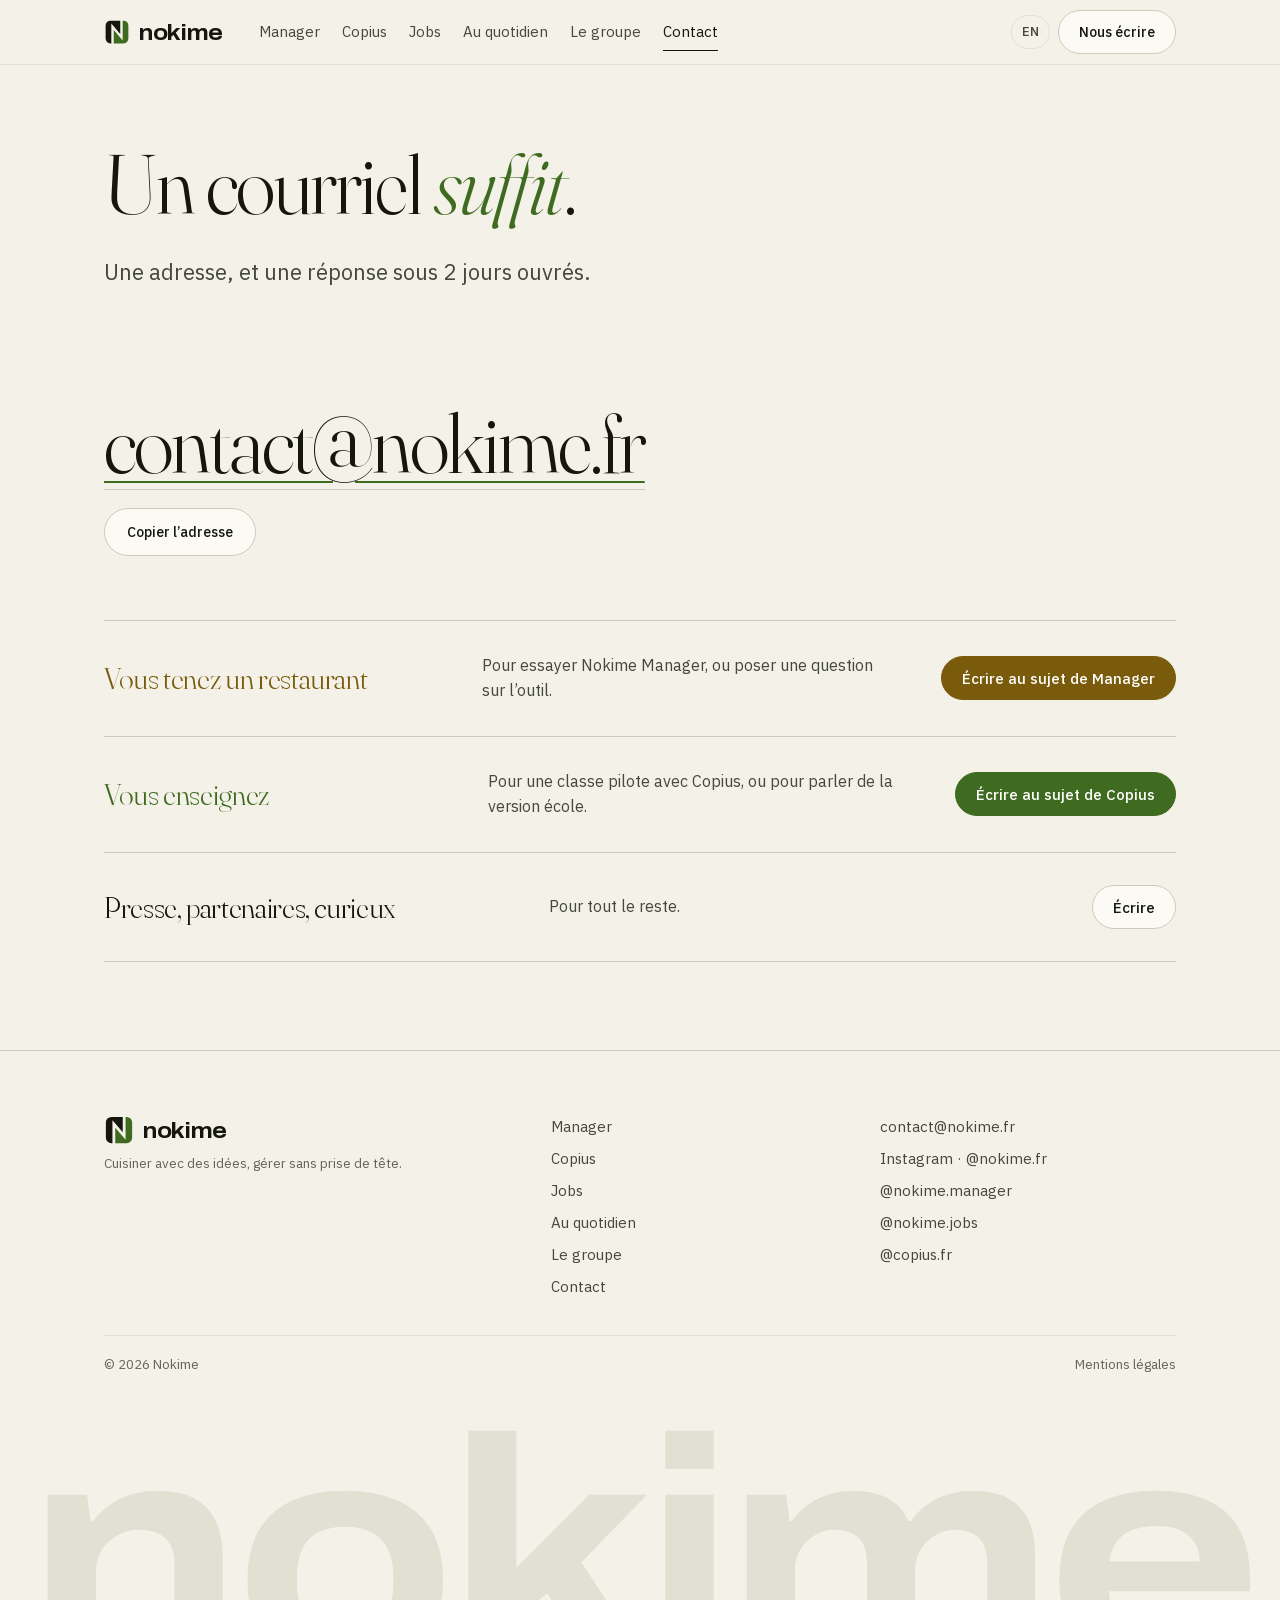
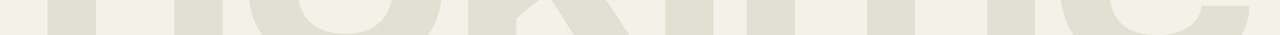
<file: contact/index.html>
<!doctype html>
<html lang="fr">
<head>
<meta charset="utf-8">
<meta name="viewport" content="width=device-width, initial-scale=1, viewport-fit=cover">
<title>Contact — Nokime</title>
<meta name="description" content="Un courriel suffit. Restaurants, enseignants, presse : une seule adresse.">
<link rel="canonical" href="https://nokime.fr/contact/">
<meta name="theme-color" content="#F3F1E8">
<meta property="og:title" content="Contact — Nokime">
<meta property="og:description" content="Un courriel suffit.">
<meta property="og:image" content="https://nokime.fr/og.png?v=8">
<meta property="og:image:width" content="1200">
<meta property="og:image:height" content="630">
<meta name="twitter:card" content="summary_large_image">
<meta property="og:type" content="website">
<meta property="og:locale" content="fr_FR">
<link rel="icon" href="data:image/svg+xml,%3Csvg xmlns='http://www.w3.org/2000/svg' viewBox='0 0 240 240'%3E%3Cstyle%3E.a%7Bfill:%2315170F%7D.b%7Bfill:%233E6B1F%7D%40media (prefers-color-scheme:dark)%7B.a%7Bfill:%23ECEBE2%7D.b%7Bfill:%23BBEB8A%7D%7D%3C/style%3E%3Cpath class='a' d='M15 181V59A44 44 0 0 1 59 15H150V137.65L67.5 41.65V225H59A44 44 0 0 1 15 181Z'/%3E%3Cpath class='b' d='M90 225V102.35L172.5 198.35V15H181A44 44 0 0 1 225 59V181A44 44 0 0 1 181 225Z'/%3E%3C/svg%3E">
<link rel="apple-touch-icon" href="../apple-touch-icon.png?v=2">
<link rel="preload" href="../fonts/archivo-wordmark.woff2" as="font" type="font/woff2" crossorigin>
<link rel="preload" href="../fonts/fraunces-normal-300-700.woff2" as="font" type="font/woff2" crossorigin>
<link rel="preload" href="../fonts/ibm-plex-sans-normal-400.woff2" as="font" type="font/woff2" crossorigin>
<link rel="stylesheet" href="../css/fonts.css?v=142">
<link rel="stylesheet" href="../css/site.css?v=142">
<link rel="stylesheet" href="../css/atlas.css?v=142">
<script>(function(){var l;try{var q=/[?&]lang=(fr|en)(?:&|$)/.exec(location.search);l=q?q[1]:localStorage.getItem("nokime-lang");}catch(e){}if(l!=="fr"&&l!=="en")l=/(^|\.)nokime\.com$/.test(location.hostname)?"en":"fr";document.documentElement.setAttribute("lang",l);})();</script>
</head>
<body data-title="titleContact" data-desc="descContact">
<a class="skip" href="#main" data-t="skip">Aller au contenu</a>

<header class="site-head">
  <div class="wrap head-row">
    <a class="brand" href="../">
      <svg class="mark" viewBox="0 0 240 240" aria-hidden="true"><path class="cut-a" d="M15 181V59A44 44 0 0 1 59 15H150V137.65L67.5 41.65V225H59A44 44 0 0 1 15 181Z"/><path class="cut-b" d="M90 225V102.35L172.5 198.35V15H181A44 44 0 0 1 225 59V181A44 44 0 0 1 181 225Z"/></svg>
      <span class="word">nokime</span>
    </a>
    <nav class="nav" id="nav" aria-label="Navigation">
      <a href="../manager/" data-t="navManager">Manager</a>
      <a href="../copius/" data-t="navCopius">Copius</a>
      <a href="../jobs/" data-t="navJobs">Jobs</a>
      <a href="../au-quotidien/" data-t="navDay">Au quotidien</a>
      <a href="../groupe/" data-t="navGroup">Le groupe</a>
      <a href="../contact/" data-t="navContact">Contact</a>
    </nav>
    <div class="head-tools">
      <button class="tbtn" id="langBtn" type="button" aria-label="Switch to English">EN</button>
      <a class="btn small" href="../contact/" data-t="navCta">Nous écrire</a>
      <button class="tbtn menu" id="menuBtn" type="button" aria-expanded="false" aria-controls="nav" aria-label="Menu"><svg viewBox="0 0 24 24" aria-hidden="true"><path d="M4 7h16M4 12h16M4 17h16"/></svg></button>
    </div>
  </div>
</header>

<main id="main">

  <section class="page-hero">
    <div class="wrap">
      <h1 class="display"><span data-t="ctT1">Un courriel </span><em class="hl hl-idea" data-t="ctT2">suffit</em><span data-t="ctT3">.</span></h1>
      <p class="lead" data-t="ctLead">Une adresse, et une réponse sous 2 jours ouvrés.</p>
    </div>
  </section>

  <section class="section tight">
    <div class="wrap">
      <div class="address">
        <div>
          <p class="tag" data-t="ctMailLabel">L’adresse</p>
          <a class="mail" href="mailto:contact@nokime.fr">contact@nokime.fr</a>
        </div>
      <button class="btn small" type="button" data-copy="contact@nokime.fr"><span data-t="ctCopy">Copier l’adresse</span></button>
      </div>

      <div class="contact-grid">
        <div class="reason" data-tool="manager">
          <h2 data-t="r1t">Vous tenez un restaurant</h2>
          <p data-t="r1p">Pour essayer Nokime Manager, ou poser une question sur l’outil.</p>
          <a class="btn primary" data-mail="founders" href="mailto:contact@nokime.fr"><span data-t="r1cta">Écrire au sujet de Manager</span></a>
        </div>
        <div class="reason" data-tool="copius">
          <h2 data-t="r2t">Vous enseignez</h2>
          <p data-t="r2p">Pour une classe pilote avec Copius, ou pour parler de la version école.</p>
          <a class="btn primary" data-mail="copius" href="mailto:contact@nokime.fr"><span data-t="r2cta">Écrire au sujet de Copius</span></a>
        </div>
        <div class="reason">
          <h2 data-t="r3t">Presse, partenaires, curieux</h2>
          <p data-t="r3p">Pour tout le reste.</p>
          <a class="btn" data-mail="general" href="mailto:contact@nokime.fr"><span data-t="r3cta">Écrire</span></a>
        </div>
      </div>
    </div>
  </section>

</main>

<footer class="site-foot">
  <div class="wrap">
    <div class="foot-grid">
      <div>
        <a class="brand" href="../"><svg class="mark" viewBox="0 0 240 240" aria-hidden="true"><path class="cut-a" d="M15 181V59A44 44 0 0 1 59 15H150V137.65L67.5 41.65V225H59A44 44 0 0 1 15 181Z"/><path class="cut-b" d="M90 225V102.35L172.5 198.35V15H181A44 44 0 0 1 225 59V181A44 44 0 0 1 181 225Z"/></svg><span class="word">nokime</span></a>
        <p class="small" data-t="footTag">Cuisiner avec des idées, gérer sans prise de tête.</p>
      </div>
      <nav aria-label="Pied de page" data-t-attr="aria-label:footNav">
        <a href="../manager/" data-t="navManager">Manager</a>
        <a href="../copius/" data-t="navCopius">Copius</a>
        <a href="../jobs/" data-t="navJobs">Jobs</a>
        <a href="../au-quotidien/" data-t="navDay">Au quotidien</a>
        <a href="../groupe/" data-t="navGroup">Le groupe</a>
        <a href="../contact/" data-t="navContact">Contact</a>
      </nav>
      <div class="foot-links">
        <a href="mailto:contact@nokime.fr">contact@nokime.fr</a>
        <a href="https://www.instagram.com/nokime.fr/" rel="noopener">Instagram · @nokime.fr</a>
        <a href="https://www.instagram.com/nokime.manager/" rel="noopener">@nokime.manager</a>
        <a href="https://www.instagram.com/nokime.jobs/" rel="noopener">@nokime.jobs</a>
        <a href="https://www.instagram.com/copius.fr/" rel="noopener">@copius.fr</a>
      </div>
    </div>
    <div class="foot-bottom">
      <span>© <span data-year>2026</span> Nokime</span>
      <a href="../mentions-legales/" data-t="footLegal">Mentions légales</a>
    </div>
  </div>
  <div class="foot-word" aria-hidden="true">nokime</div>
</footer>

<script src="../js/art.js?v=142"></script>
<script src="../js/art-wall.js?v=142"></script>
<script src="../js/i18n.js?v=142"></script>
<script src="../js/atlas.js?v=142"></script>
<script src="../js/site.js?v=142"></script>
</body>
</html>
</file>
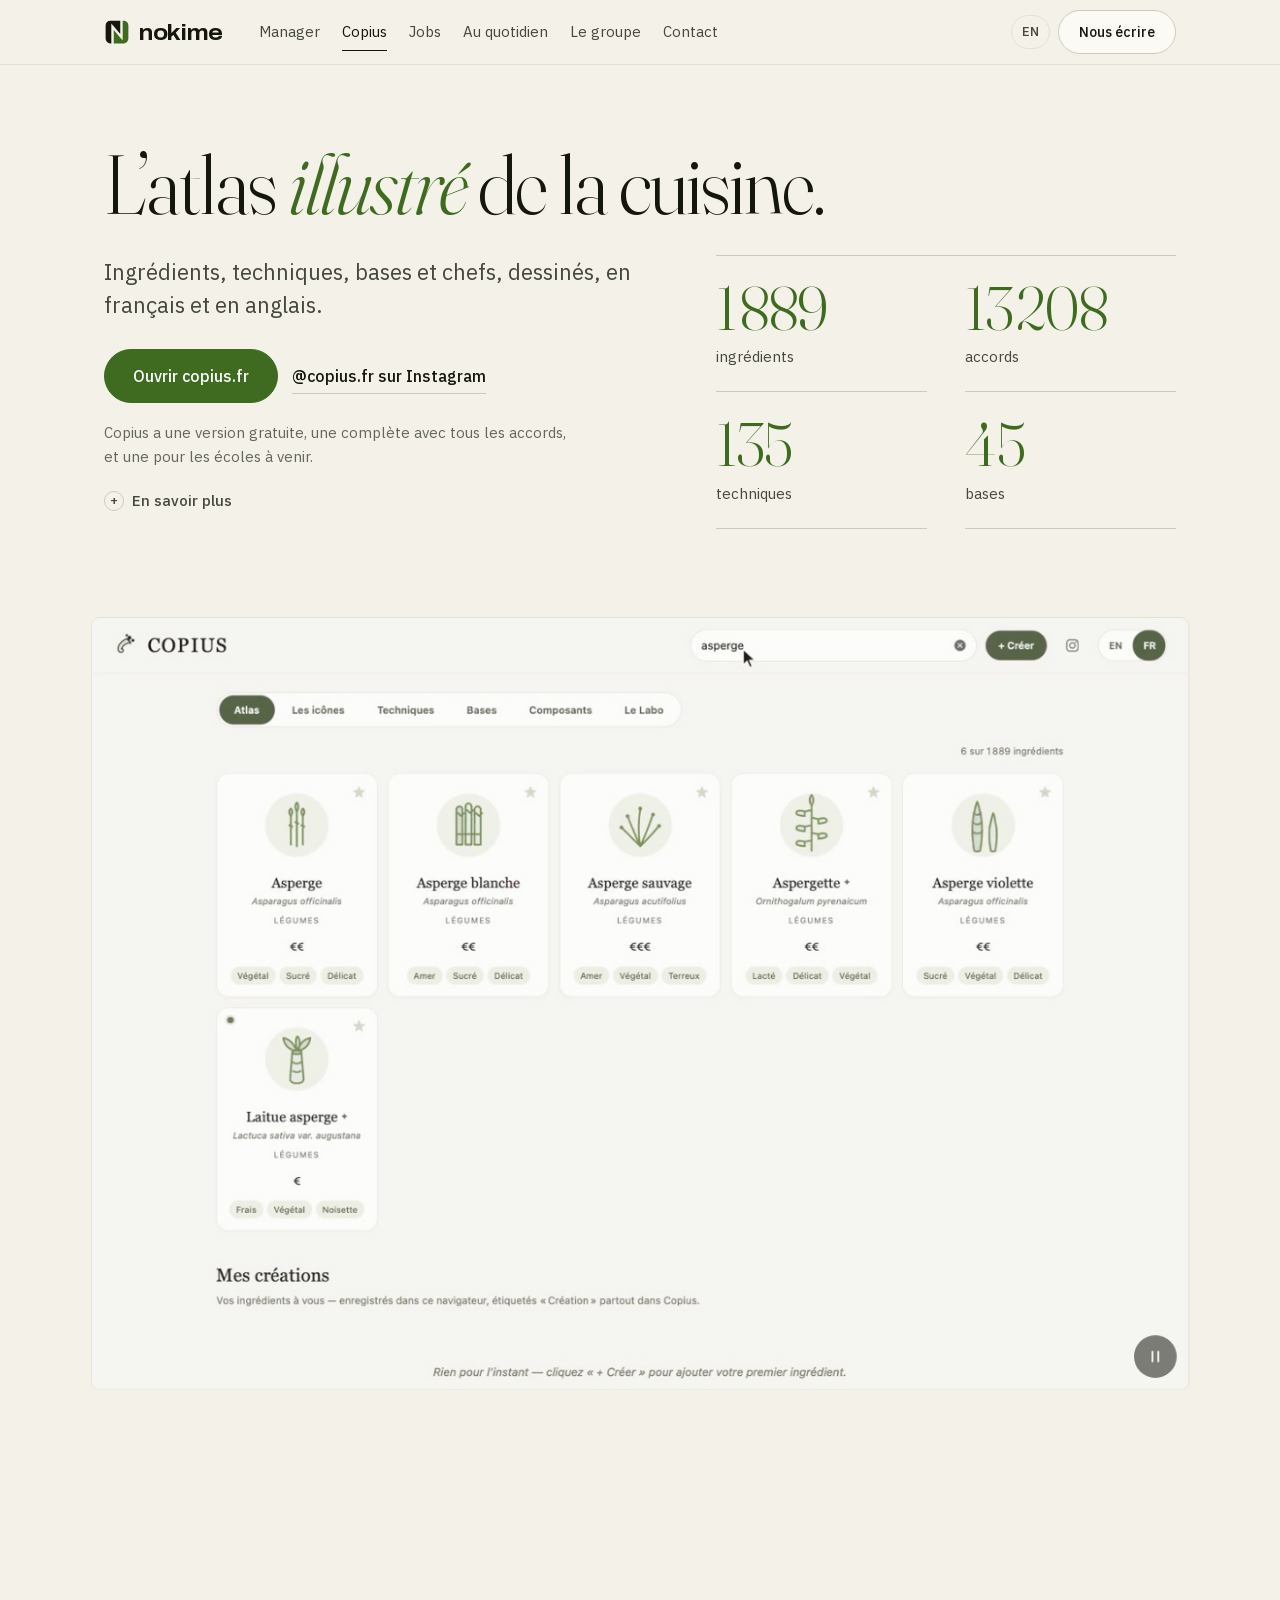
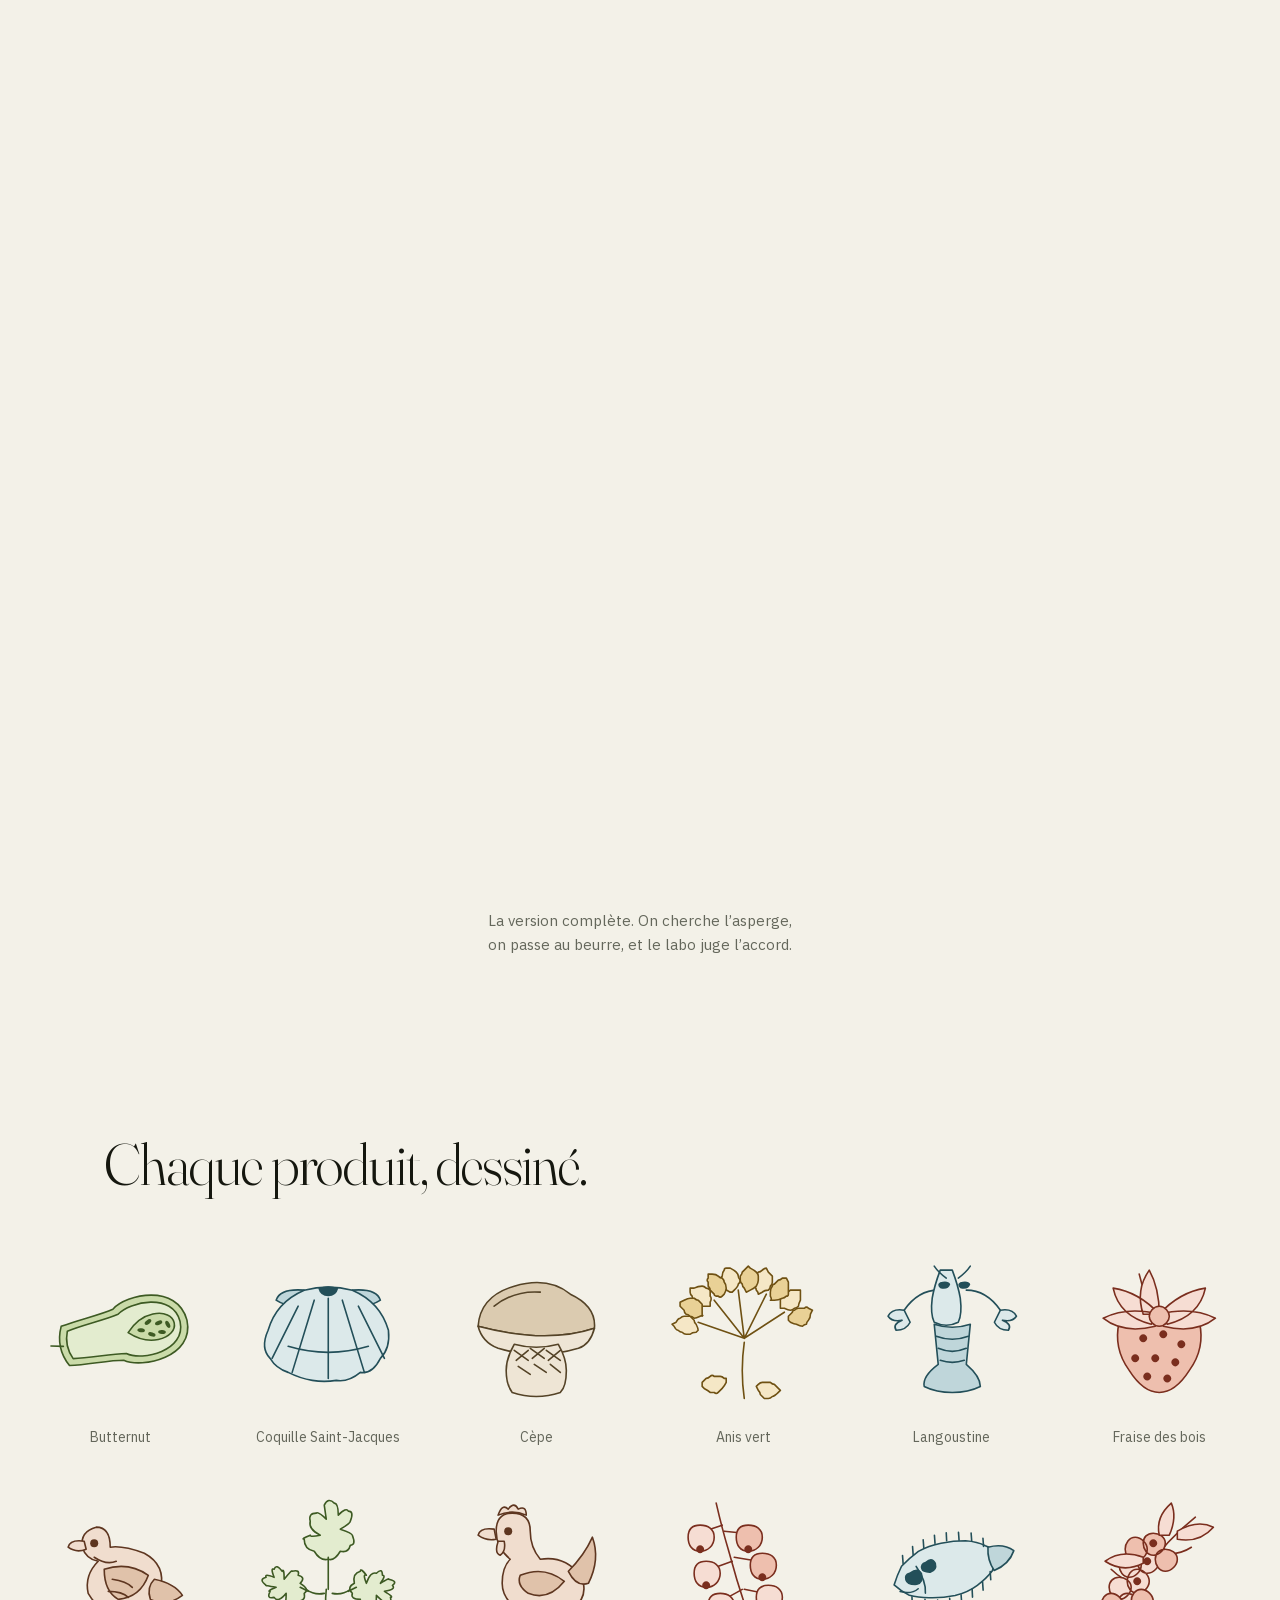
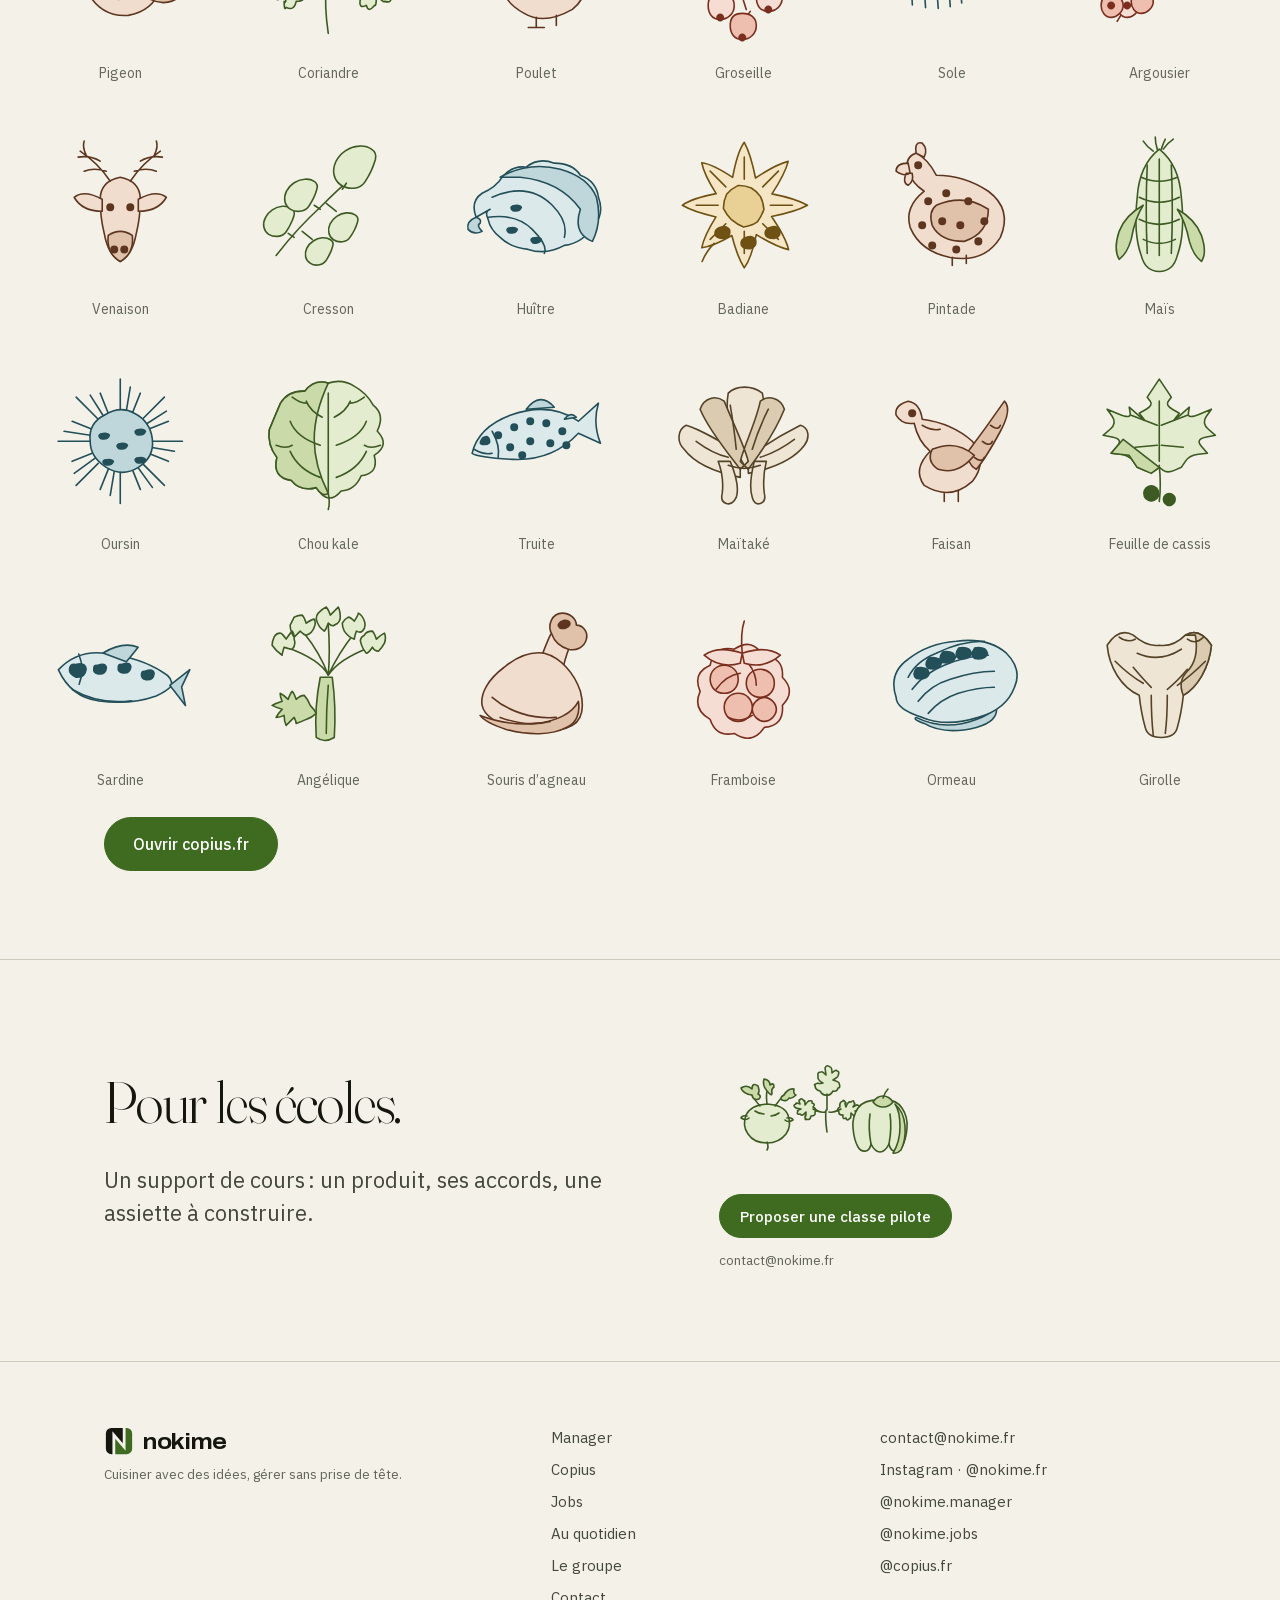
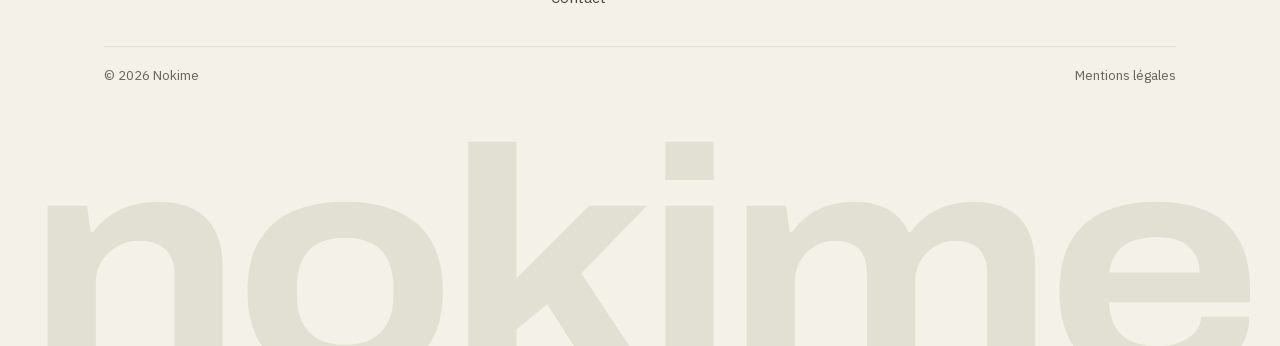
<file: copius/index.html>
<!doctype html>
<html lang="fr">
<head>
<meta charset="utf-8">
<meta name="viewport" content="width=device-width, initial-scale=1, viewport-fit=cover">
<title>Nokime Copius — l’atlas illustré de la cuisine</title>
<meta name="description" content="Copius : 1 889 ingrédients, 135 techniques, 45 bases et 68 chefs, dessinés et bilingues, chaque produit avec sa fourchette de prix, sa saison et ses accords. Trois versions : libre, complète, école (bientôt).">
<link rel="canonical" href="https://nokime.fr/copius/">
<meta name="theme-color" content="#F3F1E8">
<meta property="og:title" content="Nokime Copius — l’atlas illustré de la cuisine">
<meta property="og:description" content="Un outil pour chercher, pas pour vérifier : partez d’un produit, suivez ses accords, testez une assiette.">
<meta property="og:image" content="https://nokime.fr/og.png?v=8">
<meta property="og:image:width" content="1200">
<meta property="og:image:height" content="630">
<meta name="twitter:card" content="summary_large_image">
<meta property="og:type" content="website">
<meta property="og:locale" content="fr_FR">
<link rel="icon" href="data:image/svg+xml,%3Csvg xmlns='http://www.w3.org/2000/svg' viewBox='0 0 240 240'%3E%3Cstyle%3E.a%7Bfill:%2315170F%7D.b%7Bfill:%233E6B1F%7D%40media (prefers-color-scheme:dark)%7B.a%7Bfill:%23ECEBE2%7D.b%7Bfill:%23BBEB8A%7D%7D%3C/style%3E%3Cpath class='a' d='M15 181V59A44 44 0 0 1 59 15H150V137.65L67.5 41.65V225H59A44 44 0 0 1 15 181Z'/%3E%3Cpath class='b' d='M90 225V102.35L172.5 198.35V15H181A44 44 0 0 1 225 59V181A44 44 0 0 1 181 225Z'/%3E%3C/svg%3E">
<link rel="apple-touch-icon" href="../apple-touch-icon.png?v=2">
<link rel="preload" href="../fonts/archivo-wordmark.woff2" as="font" type="font/woff2" crossorigin>
<link rel="preload" href="../fonts/fraunces-normal-300-700.woff2" as="font" type="font/woff2" crossorigin>
<link rel="preload" href="../fonts/ibm-plex-sans-normal-400.woff2" as="font" type="font/woff2" crossorigin>
<link rel="stylesheet" href="../css/fonts.css?v=142">
<link rel="stylesheet" href="../css/site.css?v=142">
<link rel="stylesheet" href="../css/atlas.css?v=142">
<script>(function(){var l;try{var q=/[?&]lang=(fr|en)(?:&|$)/.exec(location.search);l=q?q[1]:localStorage.getItem("nokime-lang");}catch(e){}if(l!=="fr"&&l!=="en")l=/(^|\.)nokime\.com$/.test(location.hostname)?"en":"fr";document.documentElement.setAttribute("lang",l);})();</script>
</head>
<body data-tool="copius" data-title="titleCopius" data-desc="descCopius">
<a class="skip" href="#main" data-t="skip">Aller au contenu</a>

<header class="site-head">
  <div class="wrap head-row">
    <a class="brand" href="../">
      <svg class="mark" viewBox="0 0 240 240" aria-hidden="true"><path class="cut-a" d="M15 181V59A44 44 0 0 1 59 15H150V137.65L67.5 41.65V225H59A44 44 0 0 1 15 181Z"/><path class="cut-b" d="M90 225V102.35L172.5 198.35V15H181A44 44 0 0 1 225 59V181A44 44 0 0 1 181 225Z"/></svg>
      <span class="word">nokime</span>
    </a>
    <nav class="nav" id="nav" aria-label="Navigation">
      <a href="../manager/" data-t="navManager">Manager</a>
      <a href="../copius/" data-t="navCopius">Copius</a>
      <a href="../jobs/" data-t="navJobs">Jobs</a>
      <a href="../au-quotidien/" data-t="navDay">Au quotidien</a>
      <a href="../groupe/" data-t="navGroup">Le groupe</a>
      <a href="../contact/" data-t="navContact">Contact</a>
    </nav>
    <div class="head-tools">
      <button class="tbtn" id="langBtn" type="button" aria-label="Switch to English">EN</button>
      <a class="btn small" href="../contact/" data-t="navCta">Nous écrire</a>
      <button class="tbtn menu" id="menuBtn" type="button" aria-expanded="false" aria-controls="nav" aria-label="Menu"><svg viewBox="0 0 24 24" aria-hidden="true"><path d="M4 7h16M4 12h16M4 17h16"/></svg></button>
    </div>
  </div>
</header>

<main id="main">

  <section class="page-hero">
    <div class="wrap">
      <h1 class="display"><span data-t="cpT1">L’atlas </span><em class="hl t-copius" data-t="cpT2">illustré</em><span data-t="cpT3"> de la cuisine.</span></h1>
      <div class="hero-split"><div>
      <p class="lead" data-t="cpLead">Ingrédients, techniques, bases et chefs, dessinés, en français et en anglais.</p>
      <div class="cta-row">
        <a class="btn primary" href="https://copius.fr" rel="noopener"><span data-t="cpCta1">Ouvrir copius.fr</span></a>
        <a class="link" href="https://www.instagram.com/copius.fr/" rel="noopener"><span data-t="cpCta2">@copius.fr sur Instagram</span></a>
      </div>
      <p class="versions" data-t="cpVersions">Copius a une version gratuite, une complète avec tous les accords, et une pour les écoles à venir.</p>
      <details class="more"><summary data-t="more">En savoir plus</summary><p data-t="cText">Ingrédients, techniques, bases et chefs, dessinés et bilingues. Chaque produit avec sa fourchette de prix, sa saison et ses accords, et un laboratoire pour tester une assiette avant de la faire.</p></details>
      </div>
      <ul class="figures" aria-label="Copius en chiffres" data-t-attr="aria-label:figLabel"><li><span class="fig-n" data-t="figN1">1 889</span> <span class="fig-l" data-t="figL1">ingrédients</span></li><li><span class="fig-n" data-t="figN2">13 208</span> <span class="fig-l" data-t="figL2">accords</span></li><li><span class="fig-n">135</span> <span class="fig-l" data-t="figL3">techniques</span></li><li><span class="fig-n">45</span> <span class="fig-l" data-t="figL4">bases</span></li></ul></div>
    </div>
  </section>

  <section class="section tight shot-section page-film">
    <div class="wrap">
      <figure class="shot">
        <div class="shot-pin"><div class="shot-frame">
          <video class="shot-video" autoplay muted loop playsinline preload="metadata" width="1280" height="900"
                 poster="../media/copius-film-fr.jpg?v=1"
                 data-src-fr="../media/copius-film-fr.mp4?v=1" data-src-en="../media/copius-film-en.mp4?v=1"
                 data-poster-fr="../media/copius-film-fr.jpg?v=1" data-poster-en="../media/copius-film-en.jpg?v=1"
                 data-t-attr="aria-label:cpShotLabel" aria-label="Nokime Copius en action, de la recherche au labo d’accords">
            <source src="../media/copius-film-fr.mp4?v=1" type="video/mp4">
          </video>
        </div></div>
        <figcaption data-t="cpShotCap">La version complète. On cherche l’asperge, on passe au beurre, et le labo juge l’accord.</figcaption>
      </figure>
    </div>
  </section>

  <section class="section">
    <div class="wrap">
      <h2 class="kicker" data-t="cpDrawKicker">Chaque produit, dessiné.</h2>
      <div class="plate">
        <figure data-art="butternut" data-caption></figure>
        <figure data-art="scallop" data-caption></figure>
        <figure data-art="porcini" data-caption></figure>
        <figure data-art="anise" data-caption></figure>
        <figure data-art="langoustine" data-caption></figure>
        <figure data-art="fraise-des-bois" data-caption></figure>
        <figure data-art="pigeon" data-caption></figure>
        <figure data-art="cilantro" data-caption></figure>
        <figure data-art="chicken" data-caption></figure>
        <figure data-art="redcurrant" data-caption></figure>
        <figure data-art="dover-sole" data-caption></figure>
        <figure data-art="sea-buckthorn" data-caption></figure>
        <figure data-art="venison" data-caption></figure>
        <figure data-art="watercress" data-caption></figure>
        <figure data-art="oyster" data-caption></figure>
        <figure data-art="star-anise" data-caption></figure>
        <figure data-art="guinea-fowl" data-caption></figure>
        <figure data-art="corn" data-caption></figure>
        <figure data-art="sea-urchin" data-caption></figure>
        <figure data-art="kale" data-caption></figure>
        <figure data-art="trout" data-caption></figure>
        <figure data-art="maitake" data-caption></figure>
        <figure data-art="pheasant" data-caption></figure>
        <figure data-art="blackcurrant-leaf" data-caption></figure>
        <figure data-art="sardine" data-caption></figure>
        <figure data-art="angelica" data-caption></figure>
        <figure data-art="lamb-shank" data-caption></figure>
        <figure data-art="raspberry" data-caption></figure>
        <figure data-art="abalone" data-caption></figure>
        <figure data-art="chanterelle" data-caption></figure>
      </div>
      <div class="cta-row"><a class="btn primary" href="https://copius.fr" rel="noopener"><span data-t="cpCta1">Ouvrir copius.fr</span></a></div>
    </div>
  </section>

  <section class="section founders">
    <div class="wrap founders-grid">
      <div>
        <h2 class="kicker" data-t="cpSchoolKicker">Pour les écoles.</h2>
        <p class="lead" data-t="cpSchoolP">Un support de cours : un produit, ses accords, une assiette à construire.</p>
      </div>
      <aside class="founders-card">
        <div class="art-cluster" aria-hidden="true"><span data-art="kohlrabi"></span><span data-art="cilantro"></span><span data-art="bell-pepper"></span></div>
        <a class="btn primary" data-mail="copius" href="mailto:contact@nokime.fr"><span data-t="cpCta3">Proposer une classe pilote</span></a>
        <p class="small"><a href="mailto:contact@nokime.fr">contact@nokime.fr</a></p>
      </aside>
    </div>
  </section>

</main>

<footer class="site-foot">
  <div class="wrap">
    <div class="foot-grid">
      <div>
        <a class="brand" href="../"><svg class="mark" viewBox="0 0 240 240" aria-hidden="true"><path class="cut-a" d="M15 181V59A44 44 0 0 1 59 15H150V137.65L67.5 41.65V225H59A44 44 0 0 1 15 181Z"/><path class="cut-b" d="M90 225V102.35L172.5 198.35V15H181A44 44 0 0 1 225 59V181A44 44 0 0 1 181 225Z"/></svg><span class="word">nokime</span></a>
        <p class="small" data-t="footTag">Cuisiner avec des idées, gérer sans prise de tête.</p>
      </div>
      <nav aria-label="Pied de page" data-t-attr="aria-label:footNav">
        <a href="../manager/" data-t="navManager">Manager</a>
        <a href="../copius/" data-t="navCopius">Copius</a>
        <a href="../jobs/" data-t="navJobs">Jobs</a>
        <a href="../au-quotidien/" data-t="navDay">Au quotidien</a>
        <a href="../groupe/" data-t="navGroup">Le groupe</a>
        <a href="../contact/" data-t="navContact">Contact</a>
      </nav>
      <div class="foot-links">
        <a href="mailto:contact@nokime.fr">contact@nokime.fr</a>
        <a href="https://www.instagram.com/nokime.fr/" rel="noopener">Instagram · @nokime.fr</a>
        <a href="https://www.instagram.com/nokime.manager/" rel="noopener">@nokime.manager</a>
        <a href="https://www.instagram.com/nokime.jobs/" rel="noopener">@nokime.jobs</a>
        <a href="https://www.instagram.com/copius.fr/" rel="noopener">@copius.fr</a>
      </div>
    </div>
    <div class="foot-bottom">
      <span>© <span data-year>2026</span> Nokime</span>
      <a href="../mentions-legales/" data-t="footLegal">Mentions légales</a>
    </div>
  </div>
  <div class="foot-word" aria-hidden="true">nokime</div>
</footer>

<script src="../js/art.js?v=142"></script>
<script src="../js/art-wall.js?v=142"></script>
<script src="../js/i18n.js?v=142"></script>
<script src="../js/atlas.js?v=142"></script>
<script src="../js/site.js?v=142"></script>
</body>
</html>
</file>
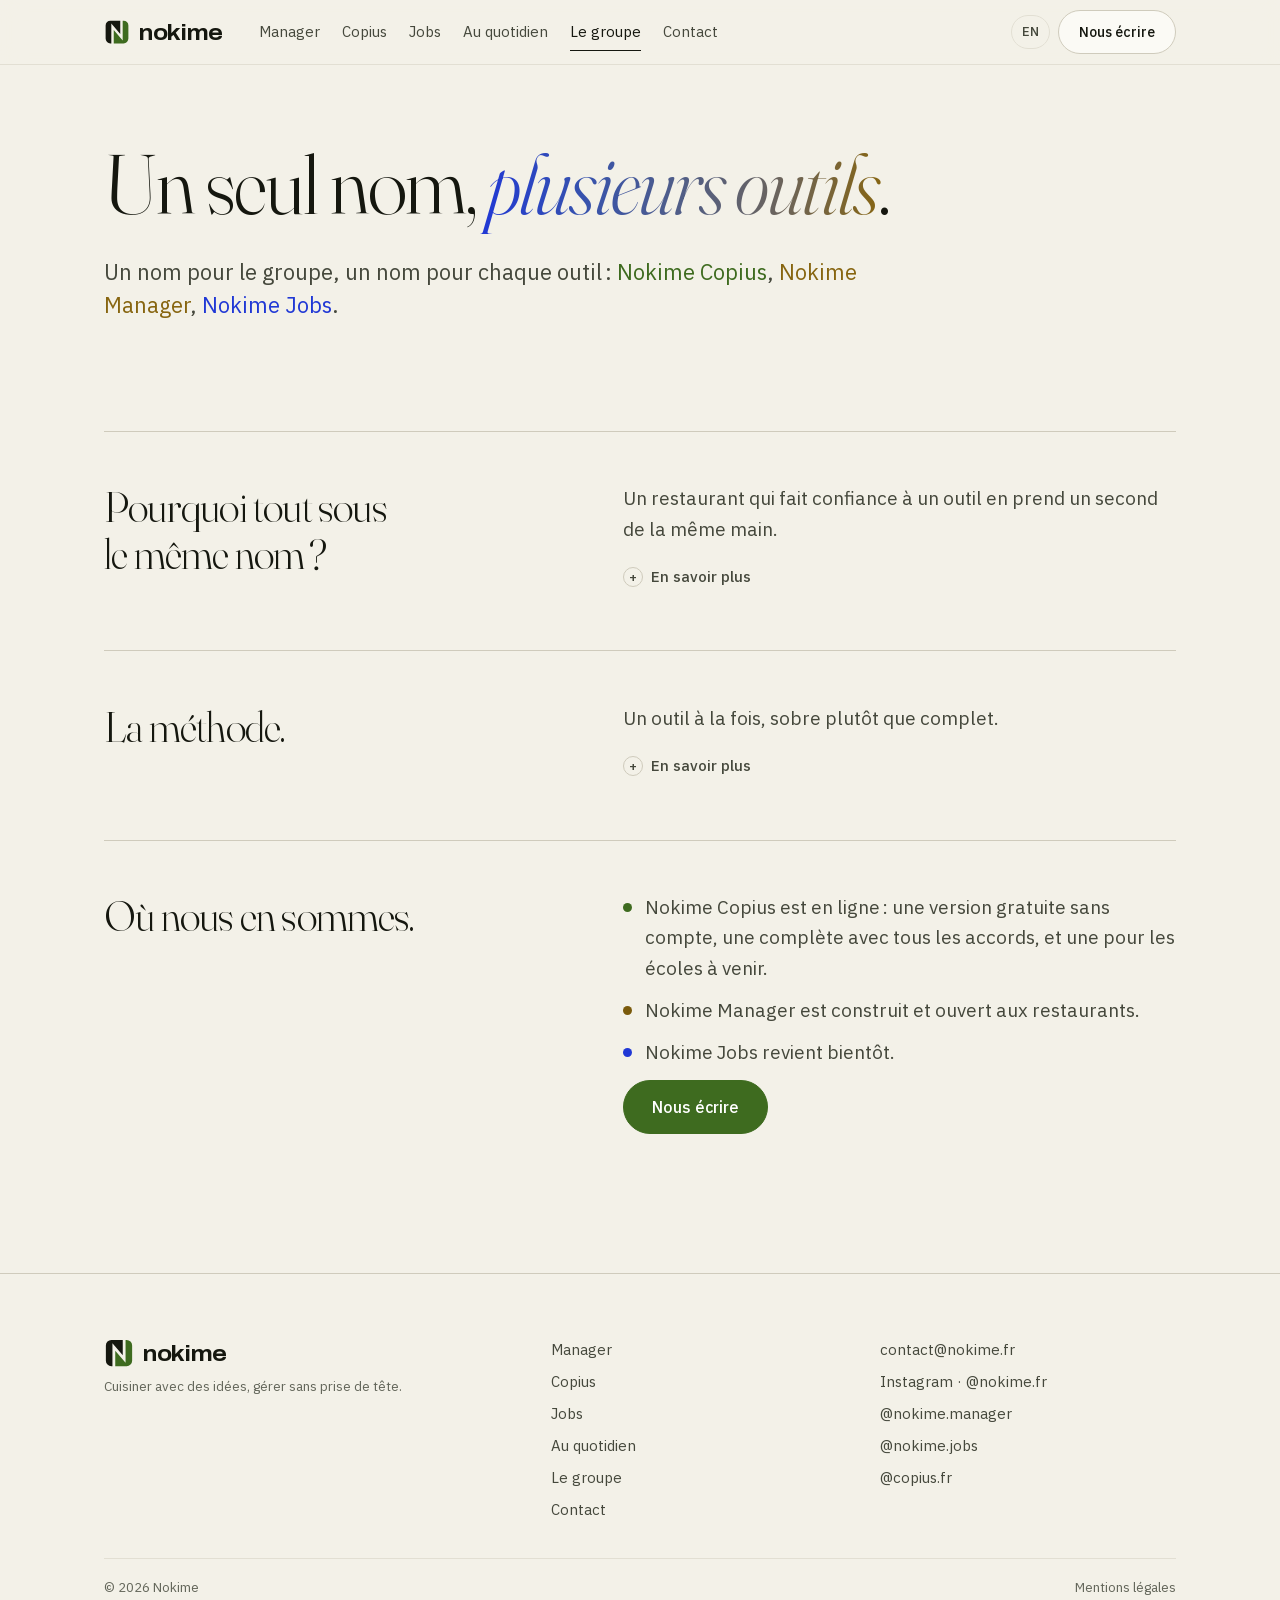
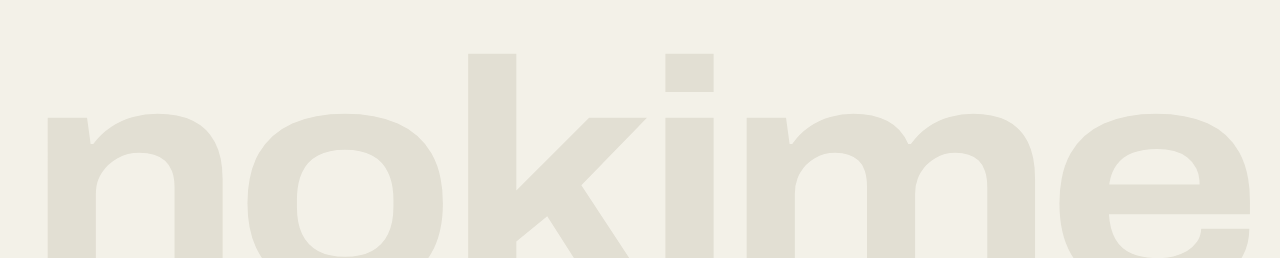
<file: groupe/index.html>
<!doctype html>
<html lang="fr">
<head>
<meta charset="utf-8">
<meta name="viewport" content="width=device-width, initial-scale=1, viewport-fit=cover">
<title>Le groupe — Nokime</title>
<meta name="description" content="Nokime regroupe Copius, Manager et Jobs : des outils pour cuisiner avec des idées et gérer sans prise de tête.">
<link rel="canonical" href="https://nokime.fr/groupe/">
<meta name="theme-color" content="#F3F1E8">
<meta property="og:title" content="Le groupe — Nokime">
<meta property="og:description" content="Un seul nom, plusieurs outils.">
<meta property="og:image" content="https://nokime.fr/og.png?v=8">
<meta property="og:image:width" content="1200">
<meta property="og:image:height" content="630">
<meta name="twitter:card" content="summary_large_image">
<meta property="og:type" content="website">
<meta property="og:locale" content="fr_FR">
<link rel="icon" href="data:image/svg+xml,%3Csvg xmlns='http://www.w3.org/2000/svg' viewBox='0 0 240 240'%3E%3Cstyle%3E.a%7Bfill:%2315170F%7D.b%7Bfill:%233E6B1F%7D%40media (prefers-color-scheme:dark)%7B.a%7Bfill:%23ECEBE2%7D.b%7Bfill:%23BBEB8A%7D%7D%3C/style%3E%3Cpath class='a' d='M15 181V59A44 44 0 0 1 59 15H150V137.65L67.5 41.65V225H59A44 44 0 0 1 15 181Z'/%3E%3Cpath class='b' d='M90 225V102.35L172.5 198.35V15H181A44 44 0 0 1 225 59V181A44 44 0 0 1 181 225Z'/%3E%3C/svg%3E">
<link rel="apple-touch-icon" href="../apple-touch-icon.png?v=2">
<link rel="preload" href="../fonts/archivo-wordmark.woff2" as="font" type="font/woff2" crossorigin>
<link rel="preload" href="../fonts/fraunces-normal-300-700.woff2" as="font" type="font/woff2" crossorigin>
<link rel="preload" href="../fonts/ibm-plex-sans-normal-400.woff2" as="font" type="font/woff2" crossorigin>
<link rel="stylesheet" href="../css/fonts.css?v=142">
<link rel="stylesheet" href="../css/site.css?v=142">
<link rel="stylesheet" href="../css/atlas.css?v=142">
<script>(function(){var l;try{var q=/[?&]lang=(fr|en)(?:&|$)/.exec(location.search);l=q?q[1]:localStorage.getItem("nokime-lang");}catch(e){}if(l!=="fr"&&l!=="en")l=/(^|\.)nokime\.com$/.test(location.hostname)?"en":"fr";document.documentElement.setAttribute("lang",l);})();</script>
</head>
<body data-title="titleGroup" data-desc="descGroup">
<a class="skip" href="#main" data-t="skip">Aller au contenu</a>

<header class="site-head">
  <div class="wrap head-row">
    <a class="brand" href="../">
      <svg class="mark" viewBox="0 0 240 240" aria-hidden="true"><path class="cut-a" d="M15 181V59A44 44 0 0 1 59 15H150V137.65L67.5 41.65V225H59A44 44 0 0 1 15 181Z"/><path class="cut-b" d="M90 225V102.35L172.5 198.35V15H181A44 44 0 0 1 225 59V181A44 44 0 0 1 181 225Z"/></svg>
      <span class="word">nokime</span>
    </a>
    <nav class="nav" id="nav" aria-label="Navigation">
      <a href="../manager/" data-t="navManager">Manager</a>
      <a href="../copius/" data-t="navCopius">Copius</a>
      <a href="../jobs/" data-t="navJobs">Jobs</a>
      <a href="../au-quotidien/" data-t="navDay">Au quotidien</a>
      <a href="../groupe/" data-t="navGroup">Le groupe</a>
      <a href="../contact/" data-t="navContact">Contact</a>
    </nav>
    <div class="head-tools">
      <button class="tbtn" id="langBtn" type="button" aria-label="Switch to English">EN</button>
      <a class="btn small" href="../contact/" data-t="navCta">Nous écrire</a>
      <button class="tbtn menu" id="menuBtn" type="button" aria-expanded="false" aria-controls="nav" aria-label="Menu"><svg viewBox="0 0 24 24" aria-hidden="true"><path d="M4 7h16M4 12h16M4 17h16"/></svg></button>
    </div>
  </div>
</header>

<main id="main">

  <section class="page-hero">
    <div class="wrap">
      <h1 class="display"><span data-t="grT1">Un seul nom, </span><em class="hl hl-calm" data-t="grT2">plusieurs outils</em><span data-t="grT3">.</span></h1>
      <p class="lead"><span data-t="grL1">Un nom pour le groupe, un nom pour chaque outil : </span><span class="t-copius">Nokime Copius</span>, <span class="t-manager">Nokime Manager</span>, <span class="t-jobs">Nokime Jobs</span>.</p>
    </div>
  </section>

  <section class="section tight">
    <div class="wrap"><div class="prose gr-rows">
      <div class="gr-row"><h2 data-t="whyKicker">Pourquoi tout sous le même nom ?</h2><div><p data-t="whyS">Un restaurant qui fait confiance à un outil en prend un second de la même main.</p>
      <details class="more"><summary data-t="more">En savoir plus</summary><p data-t="grP1">L’idée est simple. Un restaurant qui fait confiance à un outil en prendra un second de la même main plus facilement qu’il n’en cherchera un nouveau. Alors chaque outil est construit pour être rejoint par le suivant : mêmes produits, mêmes prix, mêmes saisons, même façon de présenter un chiffre.</p><p data-t="grP2">Copius, l’atlas, est le socle : il connaît les produits. Manager s’en sert pour chiffrer une carte.</p></details></div></div>
      <div class="gr-row"><h2 data-t="methodKicker">La méthode.</h2><div><p data-t="methodS">Un outil à la fois, sobre plutôt que complet.</p>
      <details class="more"><summary data-t="more">En savoir plus</summary><p data-t="methodP1">Un outil à la fois. Le suivant ne commence pas avant qu’un restaurant paie pour le précédent : c’est la seule preuve qui compte.</p><p data-t="methodP2">Sobre plutôt que complet. Un outil montre peu de choses et donne le détail quand on le demande ; un travail ennuyeux mérite un peu de plaisir.</p></details></div></div>
      <div class="gr-row"><h2 data-t="stateKicker">Où nous en sommes.</h2><div><ul class="state">
        <li data-tool="copius"><a href="../copius/" data-t="state1">Nokime Copius est en ligne : une version gratuite sans compte, une complète avec tous les accords, et une pour les écoles à venir.</a></li>
        <li data-tool="manager"><a href="../manager/" data-t="state2">Nokime Manager est construit et ouvert aux restaurants.</a></li>
        <li data-tool="jobs"><a href="../jobs/" data-t="state3">Nokime Jobs revient bientôt.</a></li>
      </ul><div class="cta-row">
        <a class="btn primary" href="../contact/"><span data-t="grCta">Nous écrire</span></a>
      </div></div></div>
    </div></div>
  </section>

</main>

<footer class="site-foot">
  <div class="wrap">
    <div class="foot-grid">
      <div>
        <a class="brand" href="../"><svg class="mark" viewBox="0 0 240 240" aria-hidden="true"><path class="cut-a" d="M15 181V59A44 44 0 0 1 59 15H150V137.65L67.5 41.65V225H59A44 44 0 0 1 15 181Z"/><path class="cut-b" d="M90 225V102.35L172.5 198.35V15H181A44 44 0 0 1 225 59V181A44 44 0 0 1 181 225Z"/></svg><span class="word">nokime</span></a>
        <p class="small" data-t="footTag">Cuisiner avec des idées, gérer sans prise de tête.</p>
      </div>
      <nav aria-label="Pied de page" data-t-attr="aria-label:footNav">
        <a href="../manager/" data-t="navManager">Manager</a>
        <a href="../copius/" data-t="navCopius">Copius</a>
        <a href="../jobs/" data-t="navJobs">Jobs</a>
        <a href="../au-quotidien/" data-t="navDay">Au quotidien</a>
        <a href="../groupe/" data-t="navGroup">Le groupe</a>
        <a href="../contact/" data-t="navContact">Contact</a>
      </nav>
      <div class="foot-links">
        <a href="mailto:contact@nokime.fr">contact@nokime.fr</a>
        <a href="https://www.instagram.com/nokime.fr/" rel="noopener">Instagram · @nokime.fr</a>
        <a href="https://www.instagram.com/nokime.manager/" rel="noopener">@nokime.manager</a>
        <a href="https://www.instagram.com/nokime.jobs/" rel="noopener">@nokime.jobs</a>
        <a href="https://www.instagram.com/copius.fr/" rel="noopener">@copius.fr</a>
      </div>
    </div>
    <div class="foot-bottom">
      <span>© <span data-year>2026</span> Nokime</span>
      <a href="../mentions-legales/" data-t="footLegal">Mentions légales</a>
    </div>
  </div>
  <div class="foot-word" aria-hidden="true">nokime</div>
</footer>

<script src="../js/art.js?v=142"></script>
<script src="../js/art-wall.js?v=142"></script>
<script src="../js/i18n.js?v=142"></script>
<script src="../js/atlas.js?v=142"></script>
<script src="../js/site.js?v=142"></script>
</body>
</html>
</file>
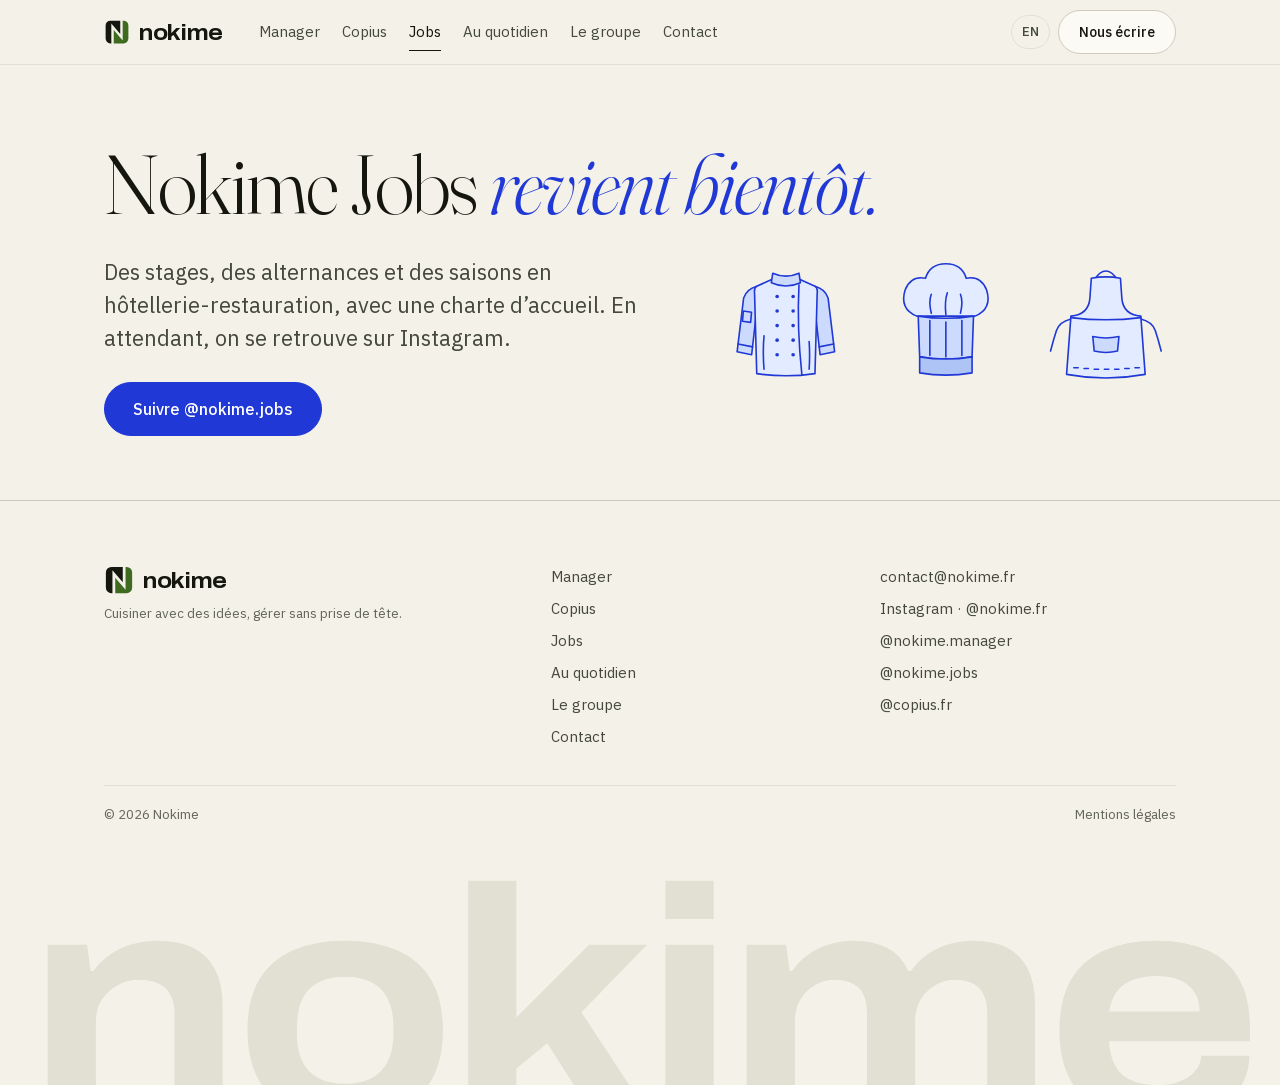
<file: jobs/index.html>
<!doctype html>
<html lang="fr">
<head>
<meta charset="utf-8">
<meta name="viewport" content="width=device-width, initial-scale=1, viewport-fit=cover">
<title>Nokime Jobs revient bientôt</title>
<meta name="description" content="Des stages, des alternances et des saisons en hôtellerie-restauration, avec une charte d’accueil. En attendant, on se retrouve sur Instagram.">
<meta name="robots" content="noindex">
<link rel="canonical" href="https://nokime.fr/jobs/">
<meta name="theme-color" content="#F3F1E8">
<meta property="og:title" content="Nokime Jobs revient bientôt">
<meta property="og:description" content="Des stages, des alternances et des saisons en hôtellerie-restauration, avec une charte d’accueil. En attendant, on se retrouve sur Instagram.">
<meta property="og:image" content="https://nokime.fr/og.png?v=8">
<meta property="og:image:width" content="1200">
<meta property="og:image:height" content="630">
<meta name="twitter:card" content="summary_large_image">
<meta property="og:type" content="website">
<meta property="og:locale" content="fr_FR">
<link rel="icon" href="data:image/svg+xml,%3Csvg xmlns='http://www.w3.org/2000/svg' viewBox='0 0 240 240'%3E%3Cstyle%3E.a%7Bfill:%2315170F%7D.b%7Bfill:%233E6B1F%7D%40media (prefers-color-scheme:dark)%7B.a%7Bfill:%23ECEBE2%7D.b%7Bfill:%23BBEB8A%7D%7D%3C/style%3E%3Cpath class='a' d='M15 181V59A44 44 0 0 1 59 15H150V137.65L67.5 41.65V225H59A44 44 0 0 1 15 181Z'/%3E%3Cpath class='b' d='M90 225V102.35L172.5 198.35V15H181A44 44 0 0 1 225 59V181A44 44 0 0 1 181 225Z'/%3E%3C/svg%3E">
<link rel="apple-touch-icon" href="../apple-touch-icon.png?v=2">
<link rel="preload" href="../fonts/archivo-wordmark.woff2" as="font" type="font/woff2" crossorigin>
<link rel="preload" href="../fonts/fraunces-normal-300-700.woff2" as="font" type="font/woff2" crossorigin>
<link rel="preload" href="../fonts/ibm-plex-sans-normal-400.woff2" as="font" type="font/woff2" crossorigin>
<link rel="stylesheet" href="../css/fonts.css?v=142">
<link rel="stylesheet" href="../css/site.css?v=142">
<link rel="stylesheet" href="../css/atlas.css?v=142">
<script>(function(){var l;try{var q=/[?&]lang=(fr|en)(?:&|$)/.exec(location.search);l=q?q[1]:localStorage.getItem("nokime-lang");}catch(e){}if(l!=="fr"&&l!=="en")l=/(^|\.)nokime\.com$/.test(location.hostname)?"en":"fr";document.documentElement.setAttribute("lang",l);})();</script>
</head>
<body data-tool="jobs" data-title="titleJobs" data-desc="descJobs">
<a class="skip" href="#main" data-t="skip">Aller au contenu</a>

<header class="site-head">
  <div class="wrap head-row">
    <a class="brand" href="../">
      <svg class="mark" viewBox="0 0 240 240" aria-hidden="true"><path class="cut-a" d="M15 181V59A44 44 0 0 1 59 15H150V137.65L67.5 41.65V225H59A44 44 0 0 1 15 181Z"/><path class="cut-b" d="M90 225V102.35L172.5 198.35V15H181A44 44 0 0 1 225 59V181A44 44 0 0 1 181 225Z"/></svg>
      <span class="word">nokime</span>
    </a>
    <nav class="nav" id="nav" aria-label="Navigation">
      <a href="../manager/" data-t="navManager">Manager</a>
      <a href="../copius/" data-t="navCopius">Copius</a>
      <a href="../jobs/" data-t="navJobs">Jobs</a>
      <a href="../au-quotidien/" data-t="navDay">Au quotidien</a>
      <a href="../groupe/" data-t="navGroup">Le groupe</a>
      <a href="../contact/" data-t="navContact">Contact</a>
    </nav>
    <div class="head-tools">
      <button class="tbtn" id="langBtn" type="button" aria-label="Switch to English">EN</button>
      <a class="btn small" href="../contact/" data-t="navCta">Nous écrire</a>
      <button class="tbtn menu" id="menuBtn" type="button" aria-expanded="false" aria-controls="nav" aria-label="Menu"><svg viewBox="0 0 24 24" aria-hidden="true"><path d="M4 7h16M4 12h16M4 17h16"/></svg></button>
    </div>
  </div>
</header>

<main id="main">

  <section class="page-hero">
    <div class="wrap">
      <h1 class="display"><span data-t="jobsT1">Nokime Jobs </span><em class="hl t-jobs" data-t="jobsT2">revient bientôt.</em></h1>
      <div class="hero-split"><div>
      <p class="lead" data-t="jobsLead">Des stages, des alternances et des saisons en hôtellerie-restauration, avec une charte d’accueil. En attendant, on se retrouve sur Instagram.</p>
      <div class="cta-row">
        <a class="btn primary" href="https://www.instagram.com/nokime.jobs/" rel="noopener"><span data-t="jobsCta1">Suivre @nokime.jobs</span></a>
      </div>
      </div>
      <div class="hero-icons" aria-hidden="true"><span data-art="icon-veste"></span><span data-art="icon-toque-haute"></span><span data-art="icon-tablier"></span></div></div>
    </div>
  </section>


</main>

<footer class="site-foot">
  <div class="wrap">
    <div class="foot-grid">
      <div>
        <a class="brand" href="../"><svg class="mark" viewBox="0 0 240 240" aria-hidden="true"><path class="cut-a" d="M15 181V59A44 44 0 0 1 59 15H150V137.65L67.5 41.65V225H59A44 44 0 0 1 15 181Z"/><path class="cut-b" d="M90 225V102.35L172.5 198.35V15H181A44 44 0 0 1 225 59V181A44 44 0 0 1 181 225Z"/></svg><span class="word">nokime</span></a>
        <p class="small" data-t="footTag">Cuisiner avec des idées, gérer sans prise de tête.</p>
      </div>
      <nav aria-label="Pied de page" data-t-attr="aria-label:footNav">
        <a href="../manager/" data-t="navManager">Manager</a>
        <a href="../copius/" data-t="navCopius">Copius</a>
        <a href="../jobs/" data-t="navJobs">Jobs</a>
        <a href="../au-quotidien/" data-t="navDay">Au quotidien</a>
        <a href="../groupe/" data-t="navGroup">Le groupe</a>
        <a href="../contact/" data-t="navContact">Contact</a>
      </nav>
      <div class="foot-links">
        <a href="mailto:contact@nokime.fr">contact@nokime.fr</a>
        <a href="https://www.instagram.com/nokime.fr/" rel="noopener">Instagram · @nokime.fr</a>
        <a href="https://www.instagram.com/nokime.manager/" rel="noopener">@nokime.manager</a>
        <a href="https://www.instagram.com/nokime.jobs/" rel="noopener">@nokime.jobs</a>
        <a href="https://www.instagram.com/copius.fr/" rel="noopener">@copius.fr</a>
      </div>
    </div>
    <div class="foot-bottom">
      <span>© <span data-year>2026</span> Nokime</span>
      <a href="../mentions-legales/" data-t="footLegal">Mentions légales</a>
    </div>
  </div>
  <div class="foot-word" aria-hidden="true">nokime</div>
</footer>

<script src="../js/art.js?v=142"></script>
<script src="../js/art-wall.js?v=142"></script>
<script src="../js/i18n.js?v=142"></script>
<script src="../js/atlas.js?v=142"></script>
<script src="../js/site.js?v=142"></script>
</body>
</html>
</file>
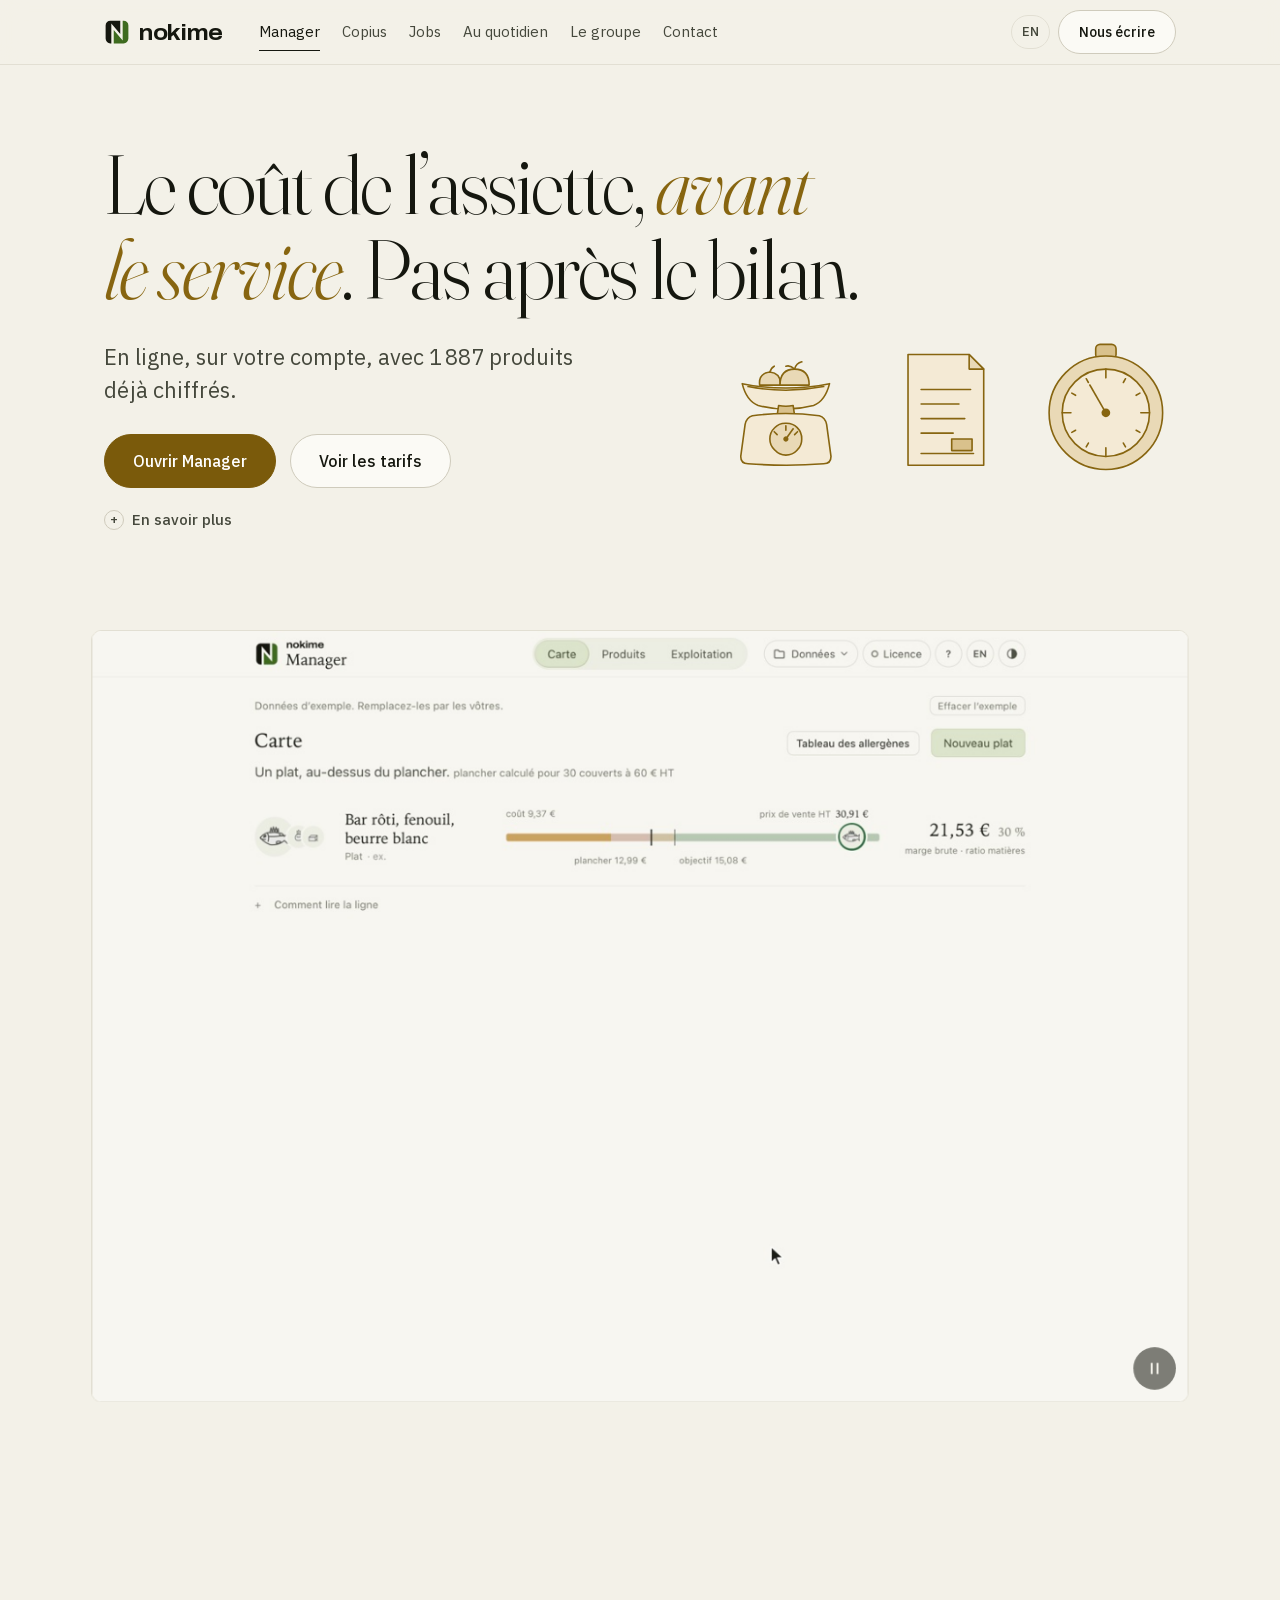
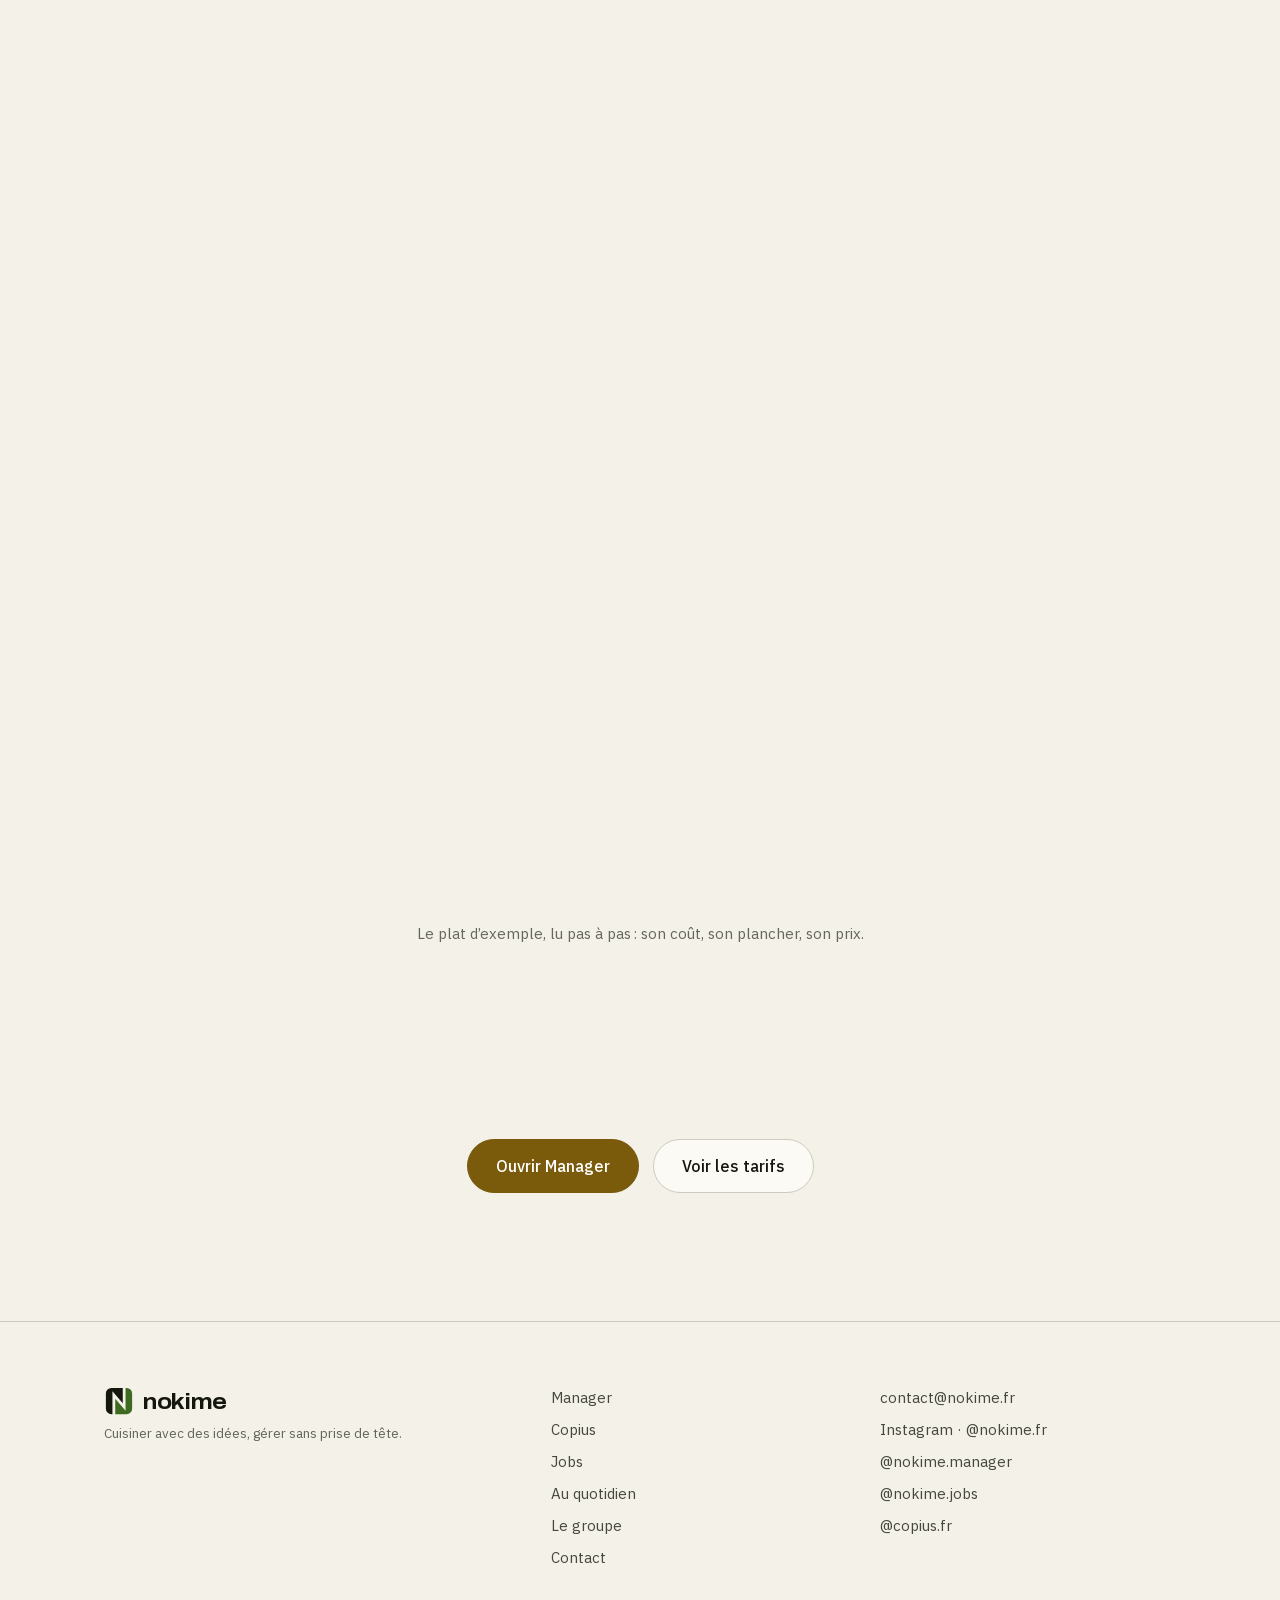
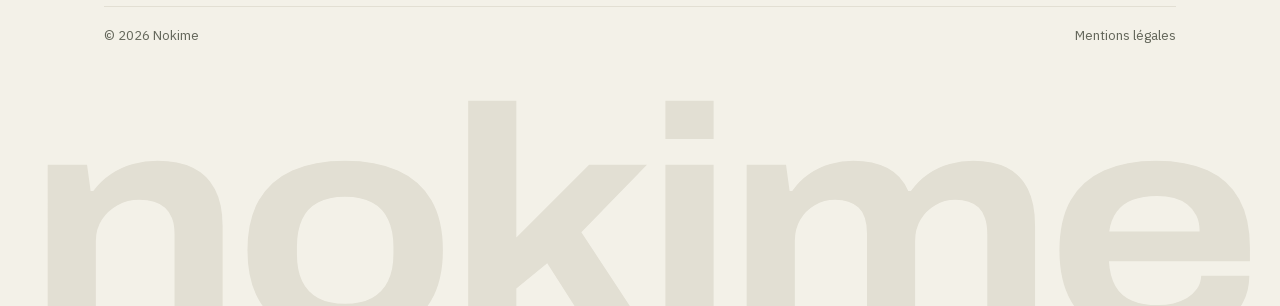
<file: manager/index.html>
<!doctype html>
<html lang="fr">
<head>
<meta charset="utf-8">
<meta name="viewport" content="width=device-width, initial-scale=1, viewport-fit=cover">
<title>Nokime Manager — le coût de l’assiette</title>
<meta name="description" content="Nokime Manager : coût matière par portion, ratio, marge brute et prix plancher pour chaque plat ; vos prix d’achat ; le tableau des allergènes ; un service type lu en clair. Sur votre compte, avec 1 887 produits déjà chiffrés.">
<link rel="canonical" href="https://nokime.fr/manager/">
<meta name="theme-color" content="#F3F1E8">
<meta property="og:title" content="Nokime Manager — le coût de l’assiette">
<meta property="og:description" content="Le coût de l’assiette, avant le service. Pas après le bilan.">
<meta property="og:image" content="https://nokime.fr/og.png?v=8">
<meta property="og:image:width" content="1200">
<meta property="og:image:height" content="630">
<meta name="twitter:card" content="summary_large_image">
<meta property="og:type" content="website">
<meta property="og:locale" content="fr_FR">
<link rel="icon" href="data:image/svg+xml,%3Csvg xmlns='http://www.w3.org/2000/svg' viewBox='0 0 240 240'%3E%3Cstyle%3E.a%7Bfill:%2315170F%7D.b%7Bfill:%233E6B1F%7D%40media (prefers-color-scheme:dark)%7B.a%7Bfill:%23ECEBE2%7D.b%7Bfill:%23BBEB8A%7D%7D%3C/style%3E%3Cpath class='a' d='M15 181V59A44 44 0 0 1 59 15H150V137.65L67.5 41.65V225H59A44 44 0 0 1 15 181Z'/%3E%3Cpath class='b' d='M90 225V102.35L172.5 198.35V15H181A44 44 0 0 1 225 59V181A44 44 0 0 1 181 225Z'/%3E%3C/svg%3E">
<link rel="apple-touch-icon" href="../apple-touch-icon.png?v=2">
<link rel="preload" href="../fonts/archivo-wordmark.woff2" as="font" type="font/woff2" crossorigin>
<link rel="preload" href="../fonts/fraunces-normal-300-700.woff2" as="font" type="font/woff2" crossorigin>
<link rel="preload" href="../fonts/ibm-plex-sans-normal-400.woff2" as="font" type="font/woff2" crossorigin>
<link rel="stylesheet" href="../css/fonts.css?v=142">
<link rel="stylesheet" href="../css/site.css?v=142">
<link rel="stylesheet" href="../css/atlas.css?v=142">
<script>(function(){var l;try{var q=/[?&]lang=(fr|en)(?:&|$)/.exec(location.search);l=q?q[1]:localStorage.getItem("nokime-lang");}catch(e){}if(l!=="fr"&&l!=="en")l=/(^|\.)nokime\.com$/.test(location.hostname)?"en":"fr";document.documentElement.setAttribute("lang",l);})();</script>
<script type="application/ld+json">{"@context":"https://schema.org","@type":"SoftwareApplication","name":"Nokime Manager","url":"https://manager.nokime.fr/","applicationCategory":"BusinessApplication","operatingSystem":"Web","inLanguage":["fr","en"],"description":"Nokime Manager : coût matière par portion, ratio, marge brute et prix plancher pour chaque plat ; vos prix d’achat ; le tableau des allergènes ; un service type lu en clair. Sur votre compte, avec 1 887 produits déjà chiffrés.","publisher":{"@type":"Organization","@id":"https://nokime.fr/#org","name":"Nokime","url":"https://nokime.fr/","sameAs":["https://www.instagram.com/nokime.fr/","https://www.linkedin.com/company/nokime-fr/"]}}</script>
</head>
<body data-tool="manager" data-title="titleManager" data-desc="descManager">
<a class="skip" href="#main" data-t="skip">Aller au contenu</a>

<header class="site-head">
  <div class="wrap head-row">
    <a class="brand" href="../">
      <svg class="mark" viewBox="0 0 240 240" aria-hidden="true"><path class="cut-a" d="M15 181V59A44 44 0 0 1 59 15H150V137.65L67.5 41.65V225H59A44 44 0 0 1 15 181Z"/><path class="cut-b" d="M90 225V102.35L172.5 198.35V15H181A44 44 0 0 1 225 59V181A44 44 0 0 1 181 225Z"/></svg>
      <span class="word">nokime</span>
    </a>
    <nav class="nav" id="nav" aria-label="Navigation">
      <a href="../manager/" data-t="navManager">Manager</a>
      <a href="../copius/" data-t="navCopius">Copius</a>
      <a href="../jobs/" data-t="navJobs">Jobs</a>
      <a href="../au-quotidien/" data-t="navDay">Au quotidien</a>
      <a href="../groupe/" data-t="navGroup">Le groupe</a>
      <a href="../contact/" data-t="navContact">Contact</a>
    </nav>
    <div class="head-tools">
      <button class="tbtn" id="langBtn" type="button" aria-label="Switch to English">EN</button>
      <a class="btn small" href="../contact/" data-t="navCta">Nous écrire</a>
      <button class="tbtn menu" id="menuBtn" type="button" aria-expanded="false" aria-controls="nav" aria-label="Menu"><svg viewBox="0 0 24 24" aria-hidden="true"><path d="M4 7h16M4 12h16M4 17h16"/></svg></button>
    </div>
  </div>
</header>

<main id="main">

  <section class="page-hero">
    <div class="wrap">
      <h1 class="display"><span data-t="mgrT1">Le coût de l’assiette, </span><em class="hl t-manager" data-t="mgrT2">avant le service</em><span data-t="mgrT3">. Pas après le bilan.</span></h1>
      <div class="hero-split"><div>
      <p class="lead" data-t="mgrLead">En ligne, sur votre compte, avec 1 887 produits déjà chiffrés.</p>
      <div class="cta-row">
        <a class="btn primary" href="https://manager.nokime.fr/" rel="noopener"><span data-t="mgrSite">Ouvrir Manager</span></a>
        <a class="btn" href="https://manager.nokime.fr/tarifs/" rel="noopener"><span data-t="mgrCta1">Voir les tarifs</span></a>
      </div>
      <details class="more"><summary data-t="more">En savoir plus</summary><p data-t="mText">Coût par portion, ratio matière, marge brute et prix plancher pour chaque plat ; vos prix d’achat et vos rendements par produit ; un service type — brigade, charges, point mort — lu en clair. Sur votre compte, avec les 1 887 produits de Copius déjà chiffrés.</p></details>
      </div>
      <div class="hero-icons" aria-hidden="true"><span data-art="icon-balance-cuisine"></span><span data-art="icon-fiche"></span><span data-art="icon-minuteur"></span></div></div>
    </div>
  </section>

  <section class="section tight shot-section page-film">
    <div class="wrap">
      <figure class="shot">
        <div class="shot-pin"><div class="shot-frame">
          <video class="shot-video" autoplay muted loop playsinline preload="metadata" width="1280" height="900"
                 poster="../media/manager-preview-fr.jpg?v=5"
                 data-src-fr="../media/manager-preview-fr.mp4?v=5" data-src-en="../media/manager-preview-en.mp4?v=5"
                 data-poster-fr="../media/manager-preview-fr.jpg?v=5" data-poster-en="../media/manager-preview-en.jpg?v=5"
                 data-t-attr="aria-label:shotLabel" aria-label="Nokime Manager en action, avec son plat d’exemple">
            <source src="../media/manager-preview-fr.mp4?v=5" type="video/mp4">
          </video>
        </div></div>
        <figcaption data-t="shotCap">Le plat d’exemple, lu pas à pas : son coût, son plancher, son prix.</figcaption>
      </figure>
    </div>
  </section>

  <section class="closing"><div class="wrap"><div class="cta-row">
        <a class="btn primary" href="https://manager.nokime.fr/" rel="noopener"><span data-t="mgrSite">Ouvrir Manager</span></a>
        <a class="btn" href="https://manager.nokime.fr/tarifs/" rel="noopener"><span data-t="mgrCta1">Voir les tarifs</span></a>
      </div></div></section>

</main>

<footer class="site-foot">
  <div class="wrap">
    <div class="foot-grid">
      <div>
        <a class="brand" href="../"><svg class="mark" viewBox="0 0 240 240" aria-hidden="true"><path class="cut-a" d="M15 181V59A44 44 0 0 1 59 15H150V137.65L67.5 41.65V225H59A44 44 0 0 1 15 181Z"/><path class="cut-b" d="M90 225V102.35L172.5 198.35V15H181A44 44 0 0 1 225 59V181A44 44 0 0 1 181 225Z"/></svg><span class="word">nokime</span></a>
        <p class="small" data-t="footTag">Cuisiner avec des idées, gérer sans prise de tête.</p>
      </div>
      <nav aria-label="Pied de page" data-t-attr="aria-label:footNav">
        <a href="../manager/" data-t="navManager">Manager</a>
        <a href="../copius/" data-t="navCopius">Copius</a>
        <a href="../jobs/" data-t="navJobs">Jobs</a>
        <a href="../au-quotidien/" data-t="navDay">Au quotidien</a>
        <a href="../groupe/" data-t="navGroup">Le groupe</a>
        <a href="../contact/" data-t="navContact">Contact</a>
      </nav>
      <div class="foot-links">
        <a href="mailto:contact@nokime.fr">contact@nokime.fr</a>
        <a href="https://www.instagram.com/nokime.fr/" rel="noopener">Instagram · @nokime.fr</a>
        <a href="https://www.instagram.com/nokime.manager/" rel="noopener">@nokime.manager</a>
        <a href="https://www.instagram.com/nokime.jobs/" rel="noopener">@nokime.jobs</a>
        <a href="https://www.instagram.com/copius.fr/" rel="noopener">@copius.fr</a>
      </div>
    </div>
    <div class="foot-bottom">
      <span>© <span data-year>2026</span> Nokime</span>
      <a href="../mentions-legales/" data-t="footLegal">Mentions légales</a>
    </div>
  </div>
  <div class="foot-word" aria-hidden="true">nokime</div>
</footer>

<script src="../js/art.js?v=142"></script>
<script src="../js/art-wall.js?v=142"></script>
<script src="../js/i18n.js?v=142"></script>
<script src="../js/atlas.js?v=142"></script>
<script src="../js/site.js?v=142"></script>
</body>
</html>
</file>
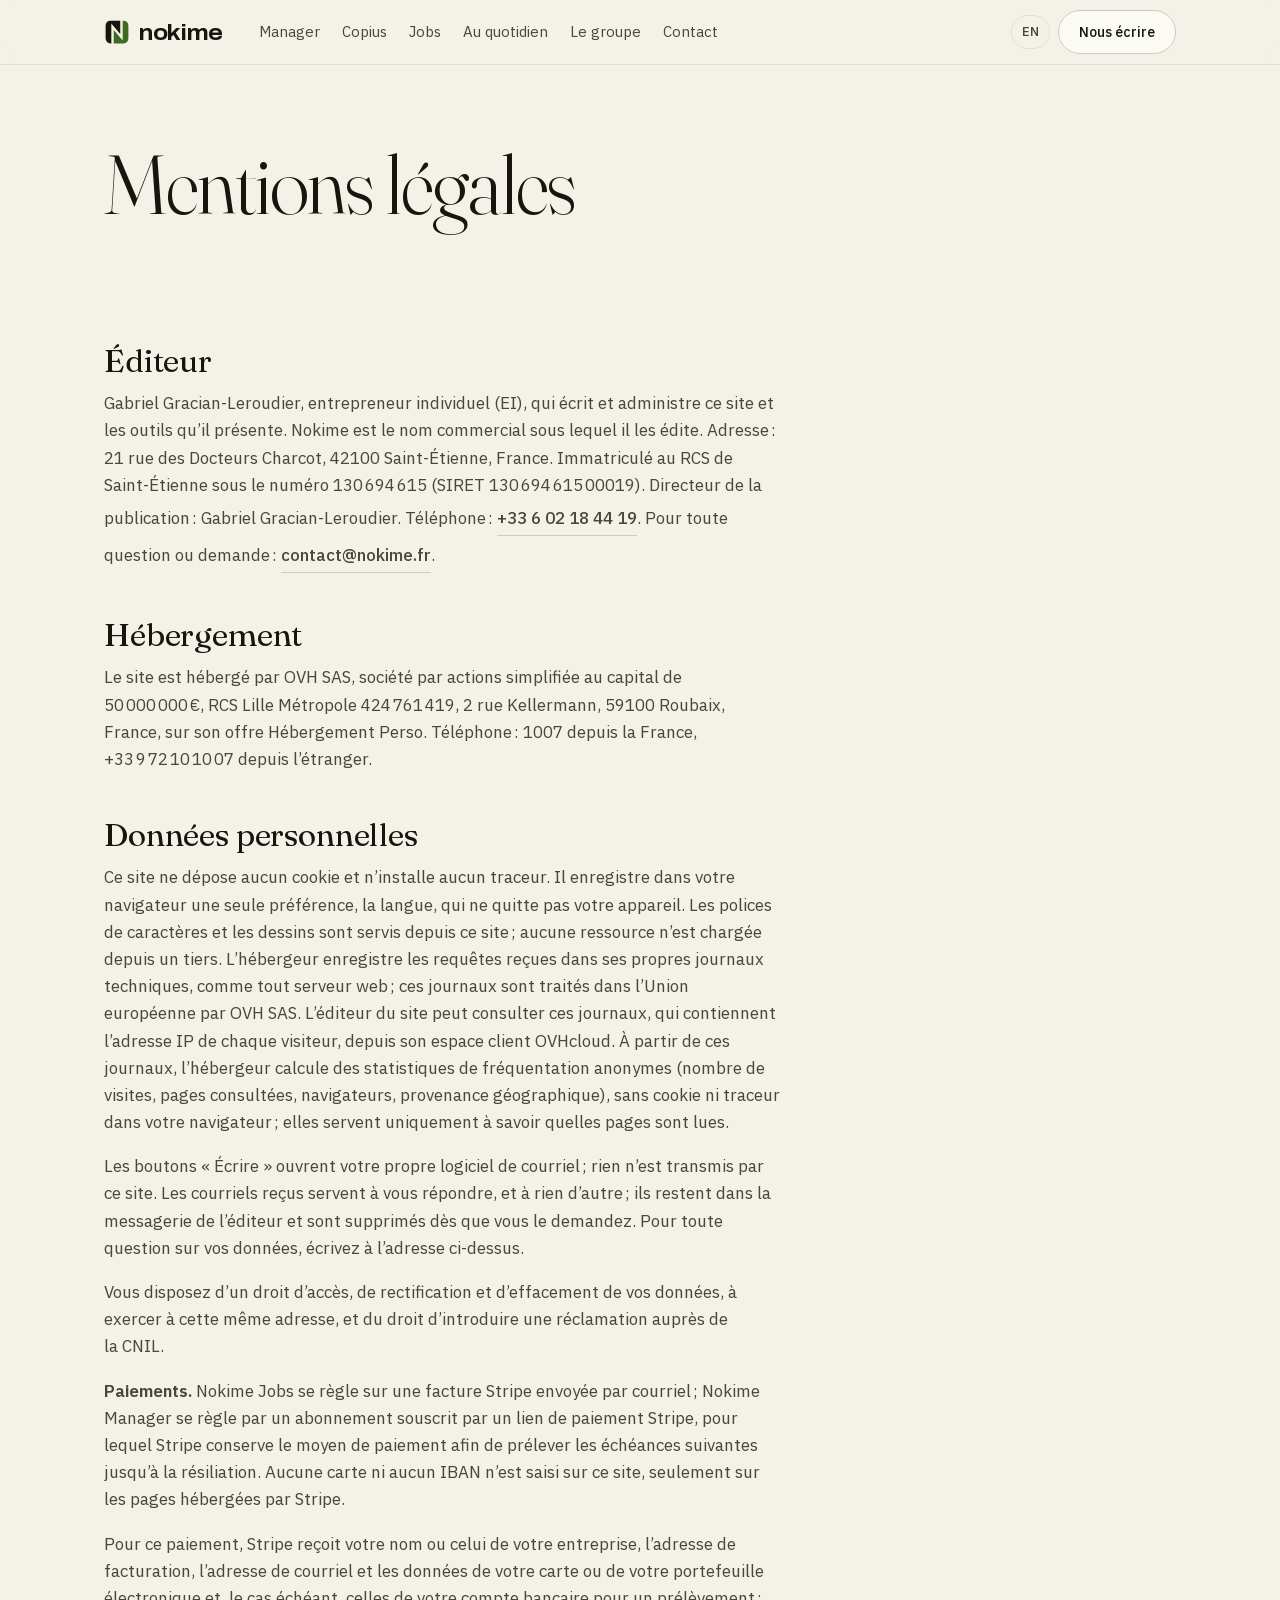
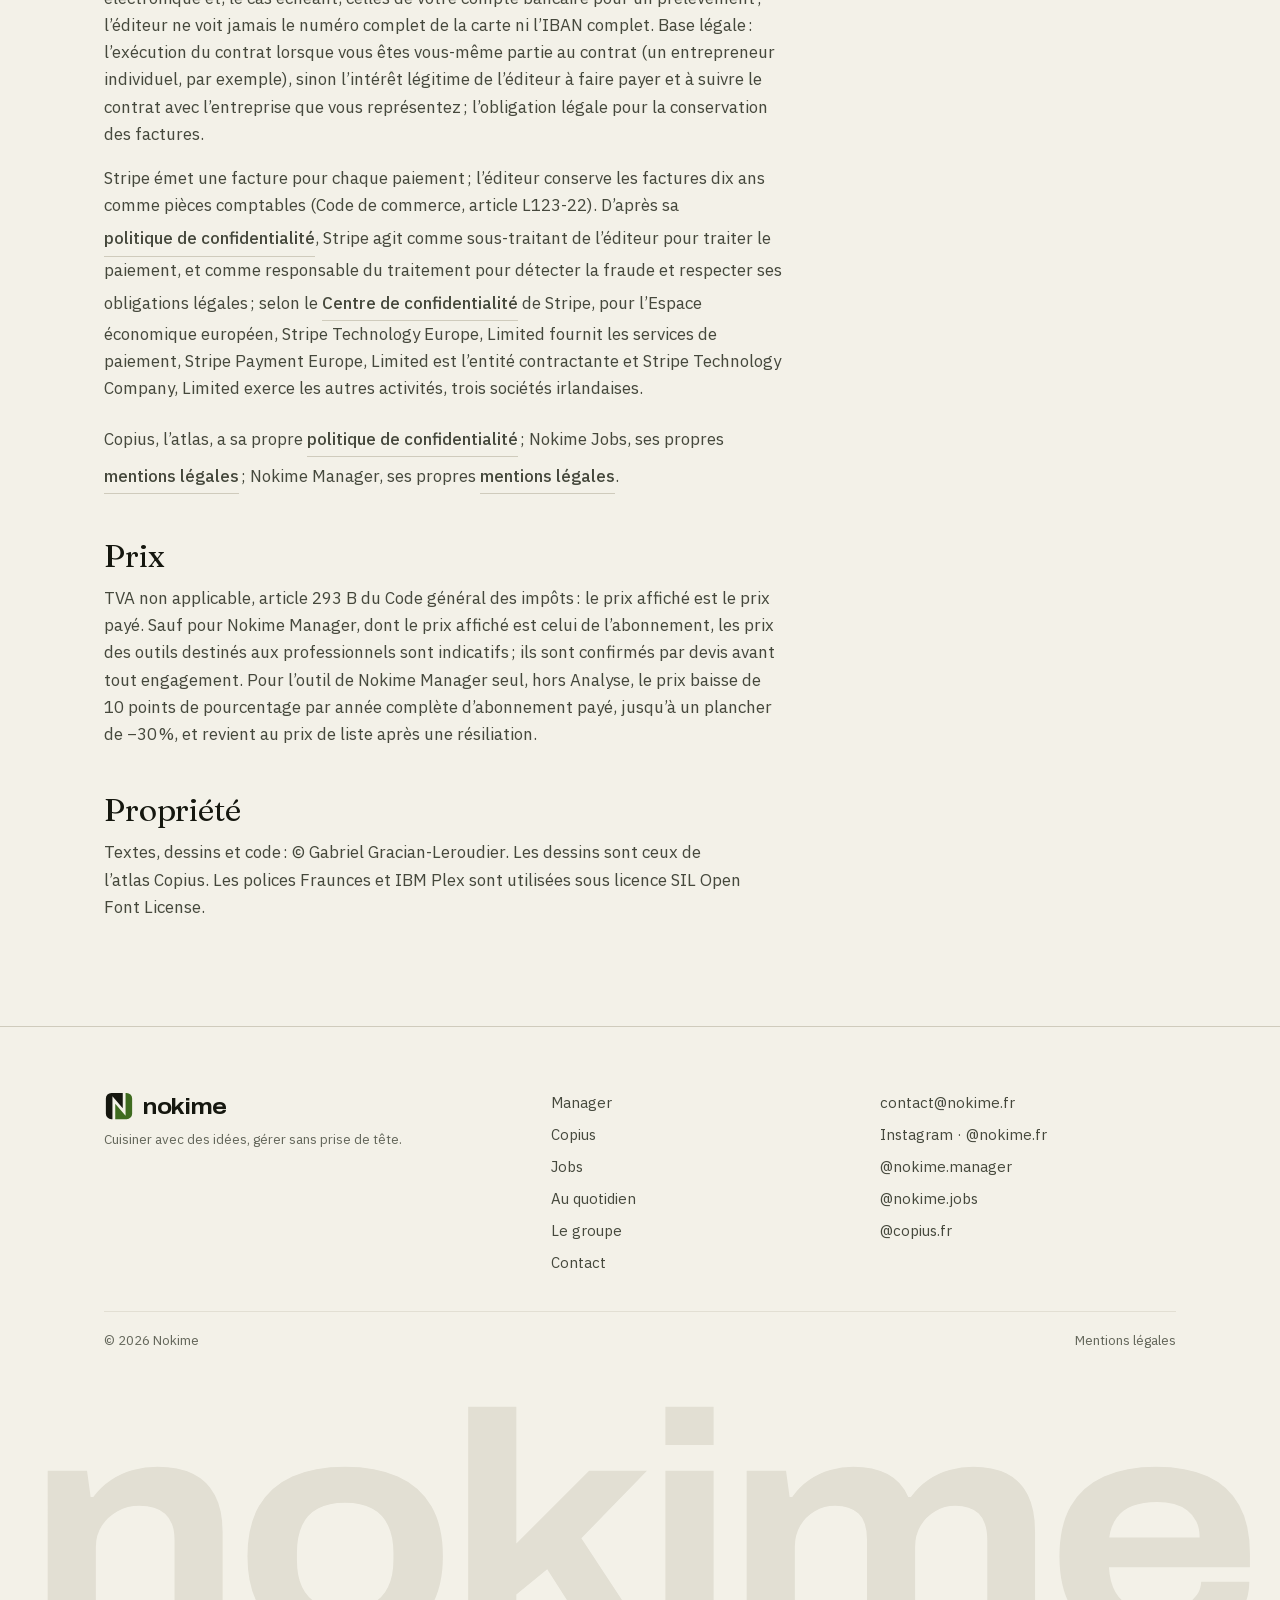
<file: mentions-legales/index.html>
<!doctype html>
<html lang="fr">
<head>
<meta charset="utf-8">
<meta name="viewport" content="width=device-width, initial-scale=1, viewport-fit=cover">
<title>Mentions légales — Nokime</title>
<meta name="description" content="Éditeur, hébergeur, données personnelles et crédits du site Nokime.">
<link rel="canonical" href="https://nokime.fr/mentions-legales/">
<meta name="robots" content="noindex,follow">
<meta property="og:title" content="Mentions légales — Nokime">
<meta property="og:description" content="Éditeur, hébergeur, données personnelles et crédits.">
<meta property="og:image" content="https://nokime.fr/og.png?v=8">
<meta property="og:image:width" content="1200">
<meta property="og:image:height" content="630">
<meta name="twitter:card" content="summary_large_image">
<meta name="theme-color" content="#F3F1E8">
<link rel="icon" href="data:image/svg+xml,%3Csvg xmlns='http://www.w3.org/2000/svg' viewBox='0 0 240 240'%3E%3Cstyle%3E.a%7Bfill:%2315170F%7D.b%7Bfill:%233E6B1F%7D%40media (prefers-color-scheme:dark)%7B.a%7Bfill:%23ECEBE2%7D.b%7Bfill:%23BBEB8A%7D%7D%3C/style%3E%3Cpath class='a' d='M15 181V59A44 44 0 0 1 59 15H150V137.65L67.5 41.65V225H59A44 44 0 0 1 15 181Z'/%3E%3Cpath class='b' d='M90 225V102.35L172.5 198.35V15H181A44 44 0 0 1 225 59V181A44 44 0 0 1 181 225Z'/%3E%3C/svg%3E">
<link rel="apple-touch-icon" href="../apple-touch-icon.png?v=2">
<link rel="preload" href="../fonts/archivo-wordmark.woff2" as="font" type="font/woff2" crossorigin>
<link rel="preload" href="../fonts/fraunces-normal-300-700.woff2" as="font" type="font/woff2" crossorigin>
<link rel="preload" href="../fonts/ibm-plex-sans-normal-400.woff2" as="font" type="font/woff2" crossorigin>
<link rel="stylesheet" href="../css/fonts.css?v=142">
<link rel="stylesheet" href="../css/site.css?v=142">
<link rel="stylesheet" href="../css/atlas.css?v=142">
<script>(function(){var l;try{var q=/[?&]lang=(fr|en)(?:&|$)/.exec(location.search);l=q?q[1]:localStorage.getItem("nokime-lang");}catch(e){}if(l!=="fr"&&l!=="en")l=/(^|\.)nokime\.com$/.test(location.hostname)?"en":"fr";document.documentElement.setAttribute("lang",l);})();</script>
</head>
<body data-title="titleLegal" data-desc="descLegal">
<a class="skip" href="#main" data-t="skip">Aller au contenu</a>

<header class="site-head">
  <div class="wrap head-row">
    <a class="brand" href="../">
      <svg class="mark" viewBox="0 0 240 240" aria-hidden="true"><path class="cut-a" d="M15 181V59A44 44 0 0 1 59 15H150V137.65L67.5 41.65V225H59A44 44 0 0 1 15 181Z"/><path class="cut-b" d="M90 225V102.35L172.5 198.35V15H181A44 44 0 0 1 225 59V181A44 44 0 0 1 181 225Z"/></svg>
      <span class="word">nokime</span>
    </a>
    <nav class="nav" id="nav" aria-label="Navigation">
      <a href="../manager/" data-t="navManager">Manager</a>
      <a href="../copius/" data-t="navCopius">Copius</a>
      <a href="../jobs/" data-t="navJobs">Jobs</a>
      <a href="../au-quotidien/" data-t="navDay">Au quotidien</a>
      <a href="../groupe/" data-t="navGroup">Le groupe</a>
      <a href="../contact/" data-t="navContact">Contact</a>
    </nav>
    <div class="head-tools">
      <button class="tbtn" id="langBtn" type="button" aria-label="Switch to English">EN</button>
      <a class="btn small" href="../contact/" data-t="navCta">Nous écrire</a>
      <button class="tbtn menu" id="menuBtn" type="button" aria-expanded="false" aria-controls="nav" aria-label="Menu"><svg viewBox="0 0 24 24" aria-hidden="true"><path d="M4 7h16M4 12h16M4 17h16"/></svg></button>
    </div>
  </div>
</header>

<main id="main">

  <section class="page-hero">
    <div class="wrap">
      <h1 class="display"><span data-lang="fr">Mentions légales</span><span data-lang="en">Legal notice</span></h1>
    </div>
  </section>

  <section class="section tight">
    <div class="wrap"><div class="prose">

      <div data-lang="fr">
        <h2>Éditeur</h2>
        <p>Gabriel Gracian-Leroudier, entrepreneur individuel (EI), qui écrit et administre ce site et les outils qu’il présente. Nokime est le nom commercial sous lequel il les édite. Adresse : 21 rue des Docteurs Charcot, 42100 Saint-Étienne, France. Immatriculé au RCS de Saint-Étienne sous le numéro 130 694 615 (SIRET 130 694 615 00019). Directeur de la publication : Gabriel Gracian-Leroudier. Téléphone : <a class="link" href="tel:+33602184419">+33 6 02 18 44 19</a>. Pour toute question ou demande : <a class="link" href="mailto:contact@nokime.fr">contact@nokime.fr</a>.</p>

        <h2>Hébergement</h2>
        <p>Le site est hébergé par OVH SAS, société par actions simplifiée au capital de 50 000 000 €, RCS Lille Métropole 424 761 419, 2 rue Kellermann, 59100 Roubaix, France, sur son offre Hébergement Perso. Téléphone : 1007 depuis la France, +33 9 72 10 10 07 depuis l’étranger.</p>

        <h2>Données personnelles</h2>
        <p>Ce site ne dépose aucun cookie et n’installe aucun traceur. Il enregistre dans votre navigateur une seule préférence, la langue, qui ne quitte pas votre appareil. Les polices de caractères et les dessins sont servis depuis ce site ; aucune ressource n’est chargée depuis un tiers. L’hébergeur enregistre les requêtes reçues dans ses propres journaux techniques, comme tout serveur web ; ces journaux sont traités dans l’Union européenne par OVH SAS. L’éditeur du site peut consulter ces journaux, qui contiennent l’adresse IP de chaque visiteur, depuis son espace client OVHcloud. À partir de ces journaux, l’hébergeur calcule des statistiques de fréquentation anonymes (nombre de visites, pages consultées, navigateurs, provenance géographique), sans cookie ni traceur dans votre navigateur ; elles servent uniquement à savoir quelles pages sont lues.</p>
        <p>Les boutons « Écrire » ouvrent votre propre logiciel de courriel ; rien n’est transmis par ce site. Les courriels reçus servent à vous répondre, et à rien d’autre ; ils restent dans la messagerie de l’éditeur et sont supprimés dès que vous le demandez. Pour toute question sur vos données, écrivez à l’adresse ci-dessus.</p>
        <p>Vous disposez d’un droit d’accès, de rectification et d’effacement de vos données, à exercer à cette même adresse, et du droit d’introduire une réclamation auprès de la CNIL.</p>
        <p><strong>Paiements.</strong> Nokime Jobs se règle sur une facture Stripe envoyée par courriel ; Nokime Manager se règle par un abonnement souscrit par un lien de paiement Stripe, pour lequel Stripe conserve le moyen de paiement afin de prélever les échéances suivantes jusqu’à la résiliation. Aucune carte ni aucun IBAN n’est saisi sur ce site, seulement sur les pages hébergées par Stripe.</p>
        <p>Pour ce paiement, Stripe reçoit votre nom ou celui de votre entreprise, l’adresse de facturation, l’adresse de courriel et les données de votre carte ou de votre portefeuille électronique et, le cas échéant, celles de votre compte bancaire pour un prélèvement ; l’éditeur ne voit jamais le numéro complet de la carte ni l’IBAN complet. Base légale : l’exécution du contrat lorsque vous êtes vous-même partie au contrat (un entrepreneur individuel, par exemple), sinon l’intérêt légitime de l’éditeur à faire payer et à suivre le contrat avec l’entreprise que vous représentez ; l’obligation légale pour la conservation des factures.</p>
        <p>Stripe émet une facture pour chaque paiement ; l’éditeur conserve les factures dix ans comme pièces comptables (Code de commerce, article L123-22). D’après sa <a class="link" href="https://stripe.com/fr/privacy" rel="noopener">politique de confidentialité</a>, Stripe agit comme sous-traitant de l’éditeur pour traiter le paiement, et comme responsable du traitement pour détecter la fraude et respecter ses obligations légales ; selon le <a class="link" href="https://stripe.com/privacy-center/legal" rel="noopener">Centre de confidentialité</a> de Stripe, pour l’Espace économique européen, Stripe Technology Europe, Limited fournit les services de paiement, Stripe Payment Europe, Limited est l’entité contractante et Stripe Technology Company, Limited exerce les autres activités, trois sociétés irlandaises.</p>
        <p>Copius, l’atlas, a sa propre <a class="link" href="https://copius.fr/confidentialite/" rel="noopener">politique de confidentialité</a> ; Nokime Jobs, ses propres <a class="link" href="https://jobs.nokime.fr/mentions-legales/" rel="noopener">mentions légales</a> ; Nokime Manager, ses propres <a class="link" href="https://manager.nokime.fr/mentions-legales/" rel="noopener">mentions légales</a>.</p>

        <h2>Prix</h2>
        <p>TVA non applicable, article 293 B du Code général des impôts : le prix affiché est le prix payé. Sauf pour Nokime Manager, dont le prix affiché est celui de l’abonnement, les prix des outils destinés aux professionnels sont indicatifs ; ils sont confirmés par devis avant tout engagement. Pour l’outil de Nokime Manager seul, hors Analyse, le prix baisse de 10 points de pourcentage par année complète d’abonnement payé, jusqu’à un plancher de −30 %, et revient au prix de liste après une résiliation.</p>

        <h2>Propriété</h2>
        <p>Textes, dessins et code : © Gabriel Gracian-Leroudier. Les dessins sont ceux de l’atlas Copius. Les polices Fraunces et IBM Plex sont utilisées sous licence SIL Open Font License.</p>
      </div>

      <div data-lang="en">
        <h2>Publisher</h2>
        <p>Gabriel Gracian-Leroudier, sole trader (entrepreneur individuel, EI), who writes and runs this site and the tools it presents. Nokime is the trade name under which he publishes them. Address: 21 rue des Docteurs Charcot, 42100 Saint-Étienne, France. Registered with the Saint-Étienne Trade and Companies Register (RCS) under number 130 694 615 (SIRET 130 694 615 00019). Publication director: Gabriel Gracian-Leroudier. Telephone: <a class="link" href="tel:+33602184419">+33 6 02 18 44 19</a>. For any question or request: <a class="link" href="mailto:contact@nokime.fr">contact@nokime.fr</a>.</p>

        <h2>Hosting</h2>
        <p>The site is hosted by OVH SAS, a simplified joint-stock company with a share capital of €50,000,000, RCS Lille Métropole 424 761 419, 2 rue Kellermann, 59100 Roubaix, France, on its Hébergement Perso plan. Telephone: 1007 from France, +33 9 72 10 10 07 from abroad.</p>

        <h2>Personal data</h2>
        <p>This site sets no cookies and installs no trackers. It stores one preference in your browser, the language, which never leaves your device. Fonts and drawings are served from this site; nothing is loaded from a third party. The host records incoming requests in its own technical logs, as any web server does; those logs are processed in the European Union by OVH SAS. The site’s publisher can read those logs, which contain each visitor’s IP address, from their OVHcloud customer area.</p>
        <p>From those logs, the host computes anonymous visit statistics (number of visits, pages viewed, browsers, geographic origin), with no cookie or tracker in your browser; they are used only to see which pages are read.</p>
        <p>The “Write” buttons open your own email program; nothing is sent by this site. Emails received are used to reply to you, and for nothing else; they stay in the publisher’s mailbox and are deleted as soon as you ask. For any question about your data, write to the address above.</p>
        <p>You have the right to access, rectify and erase your data, at that same address, and the right to lodge a complaint with the CNIL.</p>
        <p><strong>Payments.</strong> Nokime Jobs is paid through a Stripe invoice sent by email; Nokime Manager is paid through a subscription taken through a Stripe payment link, for which Stripe keeps the payment method to collect the next instalments until cancellation. No card or IBAN is entered on this site, only on Stripe’s hosted pages. For this payment, Stripe receives your name or your company’s name, the billing address, the email address and your card or digital wallet data and, where applicable, your bank account details for a direct debit; the publisher never sees the full card number or the full IBAN. Legal basis: performance of the contract where you are yourself a party to it (a sole trader, for example), otherwise the publisher’s legitimate interest in getting paid and following up the contract with the company you represent; legal obligation for keeping invoices.</p>
        <p>Stripe issues an invoice for each payment; the publisher keeps invoices for ten years as accounting records (Code de commerce, article L123-22). According to its <a class="link" href="https://stripe.com/privacy" rel="noopener">privacy policy</a>, Stripe acts as the publisher’s processor to handle the payment, and as a controller to detect fraud and comply with its legal obligations; according to Stripe’s <a class="link" href="https://stripe.com/privacy-center/legal" rel="noopener">Privacy Center</a>, for the European Economic Area, Stripe Technology Europe, Limited provides the payment services, Stripe Payment Europe, Limited is the contracting entity and Stripe Technology Company, Limited carries out the other activities, three Irish companies.</p>
        <p>Copius, the atlas, has its own <a class="link" href="https://copius.fr/confidentialite/" rel="noopener">privacy policy</a>; Nokime Jobs, its own <a class="link" href="https://jobs.nokime.fr/mentions-legales/" rel="noopener">legal notice</a>; Nokime Manager, its own <a class="link" href="https://manager.nokime.fr/mentions-legales/" rel="noopener">legal notice</a>.</p>

        <h2>Prices</h2>
        <p>VAT not applicable, article 293 B of the French General Tax Code: the price shown is the price paid. Except for Nokime Manager, whose displayed price is the subscription price, prices of the tools meant for professionals are indicative; they are confirmed by quotation before any commitment. For the Nokime Manager tool alone, excluding the Analysis, the price drops by 10 percentage points for each full year of paid subscription, down to a floor of −30%, and returns to the list price after a cancellation.</p>

        <h2>Ownership</h2>
        <p>Text, drawings and code: © Gabriel Gracian-Leroudier. The drawings are those of the Copius atlas. The Fraunces and IBM Plex typefaces are used under the SIL Open Font License.</p>
      </div>

    </div></div>
  </section>

</main>

<footer class="site-foot">
  <div class="wrap">
    <div class="foot-grid">
      <div>
        <a class="brand" href="../"><svg class="mark" viewBox="0 0 240 240" aria-hidden="true"><path class="cut-a" d="M15 181V59A44 44 0 0 1 59 15H150V137.65L67.5 41.65V225H59A44 44 0 0 1 15 181Z"/><path class="cut-b" d="M90 225V102.35L172.5 198.35V15H181A44 44 0 0 1 225 59V181A44 44 0 0 1 181 225Z"/></svg><span class="word">nokime</span></a>
        <p class="small" data-t="footTag">Cuisiner avec des idées, gérer sans prise de tête.</p>
      </div>
      <nav aria-label="Pied de page" data-t-attr="aria-label:footNav">
        <a href="../manager/" data-t="navManager">Manager</a>
        <a href="../copius/" data-t="navCopius">Copius</a>
        <a href="../jobs/" data-t="navJobs">Jobs</a>
        <a href="../au-quotidien/" data-t="navDay">Au quotidien</a>
        <a href="../groupe/" data-t="navGroup">Le groupe</a>
        <a href="../contact/" data-t="navContact">Contact</a>
      </nav>
      <div class="foot-links">
        <a href="mailto:contact@nokime.fr">contact@nokime.fr</a>
        <a href="https://www.instagram.com/nokime.fr/" rel="noopener">Instagram · @nokime.fr</a>
        <a href="https://www.instagram.com/nokime.manager/" rel="noopener">@nokime.manager</a>
        <a href="https://www.instagram.com/nokime.jobs/" rel="noopener">@nokime.jobs</a>
        <a href="https://www.instagram.com/copius.fr/" rel="noopener">@copius.fr</a>
      </div>
    </div>
    <div class="foot-bottom">
      <span>© <span data-year>2026</span> Nokime</span>
      <a href="../mentions-legales/" data-t="footLegal">Mentions légales</a>
    </div>
  </div>
  <div class="foot-word" aria-hidden="true">nokime</div>
</footer>

<script src="../js/art.js?v=142"></script>
<script src="../js/art-wall.js?v=142"></script>
<script src="../js/i18n.js?v=142"></script>
<script src="../js/atlas.js?v=142"></script>
<script src="../js/site.js?v=142"></script>
</body>
</html>
</file>
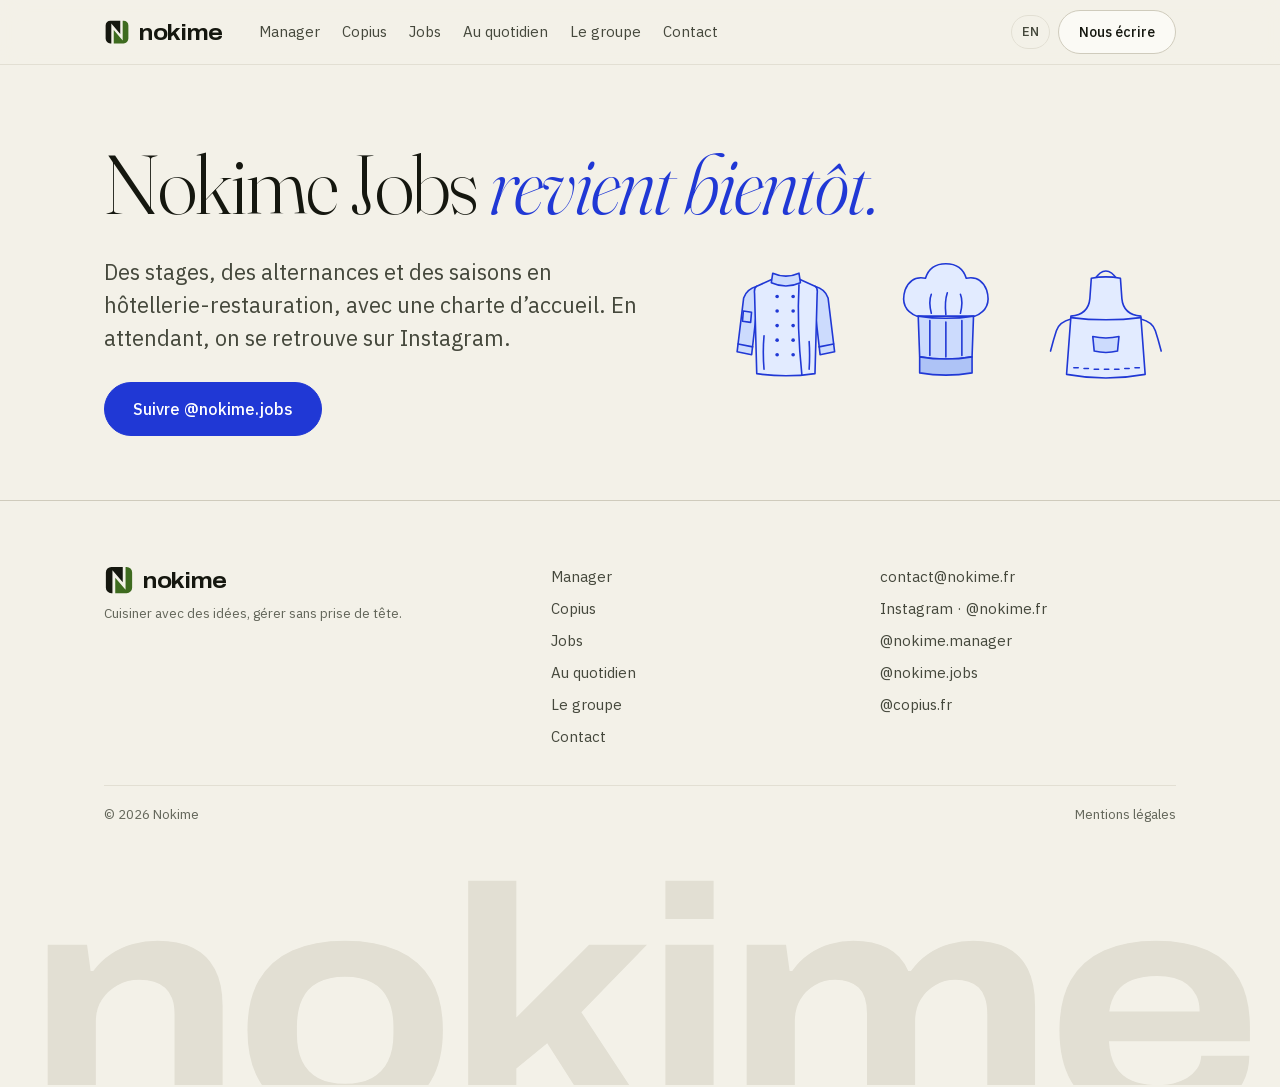
<file: jobs/offres/index.html>
<!doctype html>
<html lang="fr">
<head>
<meta charset="utf-8">
<meta name="viewport" content="width=device-width, initial-scale=1">
<title>Nokime Jobs</title>
<meta name="robots" content="noindex">
<meta http-equiv="refresh" content="0; url=/jobs/">
<link rel="canonical" href="https://nokime.fr/jobs/">
<style>html{background:#F3F1E8;color:#15170F;font:17px/1.5 system-ui,sans-serif}body{margin:0;padding:48px 16px}a{color:#3E6B1F}</style>
</head>
<body>
<p><a href="/jobs/">Nokime Jobs revient bientôt.</a></p>
<p lang="en"><a href="/jobs/">Nokime Jobs is coming back soon.</a></p>
</body>
</html>
</file>
<file: css/fonts.css>
/* Self-hosted, latin subset, SIL Open Font License — see fonts/LICENSE.txt.
   Fetched once from Google Fonts; nothing is loaded from a third party at runtime. */
/* Fraunces italic 300-700 — latin */
@font-face{font-family: 'Fraunces';
  font-style: italic;
  font-weight: 300 700;
  font-display: swap;
  src:url(../fonts/fraunces-italic-300-700.woff2) format('woff2');
  unicode-range: U+0000-00FF, U+0131, U+0152-0153, U+02BB-02BC, U+02C6, U+02DA, U+02DC, U+0304, U+0308, U+0329, U+2000-206F, U+20AC, U+2122, U+2191, U+2193, U+2212, U+2215, U+FEFF, U+FFFD;}
/* Fraunces normal 300-700 — latin */
@font-face{font-family: 'Fraunces';
  font-style: normal;
  font-weight: 300 700;
  font-display: swap;
  src:url(../fonts/fraunces-normal-300-700.woff2) format('woff2');
  unicode-range: U+0000-00FF, U+0131, U+0152-0153, U+02BB-02BC, U+02C6, U+02DA, U+02DC, U+0304, U+0308, U+0329, U+2000-206F, U+20AC, U+2122, U+2191, U+2193, U+2212, U+2215, U+FEFF, U+FFFD;}
/* IBM Plex Sans normal 400 — latin */
@font-face{font-family: 'IBM Plex Sans';
  font-style: normal;
  font-weight: 400;
  font-stretch: 100%;
  font-display: swap;
  src:url(../fonts/ibm-plex-sans-normal-400.woff2) format('woff2');
  unicode-range: U+0000-00FF, U+0131, U+0152-0153, U+02BB-02BC, U+02C6, U+02DA, U+02DC, U+0304, U+0308, U+0329, U+2000-206F, U+20AC, U+2122, U+2191, U+2193, U+2212, U+2215, U+FEFF, U+FFFD;}
/* IBM Plex Sans normal 500 — latin */
@font-face{font-family: 'IBM Plex Sans';
  font-style: normal;
  font-weight: 500;
  font-stretch: 100%;
  font-display: swap;
  src:url(../fonts/ibm-plex-sans-normal-500.woff2) format('woff2');
  unicode-range: U+0000-00FF, U+0131, U+0152-0153, U+02BB-02BC, U+02C6, U+02DA, U+02DC, U+0304, U+0308, U+0329, U+2000-206F, U+20AC, U+2122, U+2191, U+2193, U+2212, U+2215, U+FEFF, U+FFFD;}
/* IBM Plex Sans normal 600 — latin */
@font-face{font-family: 'IBM Plex Sans';
  font-style: normal;
  font-weight: 600;
  font-stretch: 100%;
  font-display: swap;
  src:url(../fonts/ibm-plex-sans-normal-600.woff2) format('woff2');
  unicode-range: U+0000-00FF, U+0131, U+0152-0153, U+02BB-02BC, U+02C6, U+02DA, U+02DC, U+0304, U+0308, U+0329, U+2000-206F, U+20AC, U+2122, U+2191, U+2193, U+2212, U+2215, U+FEFF, U+FFFD;}

/* The wordmark: Archivo SemiExpanded Bold (112 % width), cut with fontTools to the six letters of « nokime » (1 KB) */
@font-face{font-family: 'Nokime Wordmark';
  font-style: normal;
  font-weight: 700;
  font-stretch: 112%;
  font-display: swap;
  src:url(../fonts/archivo-wordmark.woff2) format('woff2');
  unicode-range: U+65, U+69, U+6B, U+6D-6F;}
</file>
<file: css/site.css>
/* Nokime — site stylesheet. Paper only, his call (27 Oct 2026; dark only from 22 Sept): one token set on :root,
   every colour through a token. The typefaces and the serif/sans tokens sit below. */

:root{
  --bg:#F3F1E8;--bg-2:#ECE9DE;--card:#FBFAF5;--hair:#E2DFD3;--rule:#CFCBBC;   /* the paper of the logo's light version */
  --ink:#15170F;--ink-2:#45483C;--ink-3:#64675B;
  --accent:#3E6B1F;--accent-ink:#FFFFFF;   /* the logo's green on a light ground (5.6:1 on the paper) */
  --brass:#876510;   /* Manager's gold, deepened to read on the paper (4.8:1) */
  --blue:#2038D5;    /* the Jobs blue itself */
  --fade:linear-gradient(90deg,#2038D5,#3652AE,#515E86,#6C645A,#876510); /* Jobs blue straight to the Manager brass, mixed in OKLab so the middle stays clean; every stop reads at 4.5:1 or more */
  --paint-c:#BBEB8A;--paint-m:#E7C370;--paint-j:#4B75FF;   /* the three bright brand colours, used as paint on the paper (the welcome door), never for text */
  --art-1:#E9E9E6;--art-2:#D7D7D3;--art-3:#BCBCB6;--art-line:#585853;   /* the atlas's own light drawings (copius.fr) */
  --head:rgba(243,241,232,.88);
  --shadow:0 1px 2px rgba(21,23,15,.08);--lift:0 18px 48px rgba(21,23,15,.14);
  color-scheme:light;
  --serif:"Fraunces",Georgia,"Iowan Old Style","Times New Roman",serif;
  --sans:"IBM Plex Sans",-apple-system,BlinkMacSystemFont,"Segoe UI",Helvetica,Arial,sans-serif;
  --r:14px;
}

/* ---------- base ---------- */
*{box-sizing:border-box}
html{-webkit-text-size-adjust:100%;scroll-behavior:smooth}
@media (prefers-reduced-motion:reduce){
  html{scroll-behavior:auto}
  *,*::before,*::after{transition:none!important;animation:none!important}
}
body{margin:0;background:var(--bg);color:var(--ink);font-family:var(--sans);font-size:16px;line-height:1.6;
  font-optical-sizing:auto;-webkit-font-smoothing:antialiased;text-rendering:optimizeLegibility}
html[lang="en"] [data-lang="fr"],html[lang="fr"] [data-lang="en"]{display:none}
a{color:inherit;text-decoration:none}
:focus-visible{outline:2px solid var(--tool,var(--accent));outline-offset:3px}
img,svg{display:block;max-width:100%}
.wrap{max-width:1120px;margin:0 auto;padding:0 24px}

p,li{text-wrap:pretty}   /* no last word left alone on its line */
h1,h2,h3{font-family:var(--serif);font-weight:400;letter-spacing:-.005em;margin:0;text-wrap:balance}
.display{font-size:clamp(38px,5.6vw,68px);line-height:1.06;margin-bottom:.32em;font-variation-settings:"opsz" 96}
.page-hero .display{font-size:clamp(34px,4.6vw,58px)}
h2{font-size:clamp(28px,3.4vw,42px);line-height:1.1}
h3{font-size:24px;line-height:1.2}
p{margin:0 0 1em}
.lead{font-size:19px;line-height:1.55;color:var(--ink-2);max-width:60ch}
.kicker + .lead{margin-top:2px}
.kicker{font-family:var(--serif);font-size:clamp(26px,3vw,36px);line-height:1.15;margin:0 0 12px;text-wrap:balance}
.eyebrow,.tag{font-size:14px;font-weight:500;color:var(--ink-3);margin:0 0 14px}
.small{font-size:13.5px;color:var(--ink-3)}
.brandword{color:var(--ink-3)}

/* ---------- buttons, links ---------- */
.btn{display:inline-flex;align-items:center;gap:8px;padding:12px 18px;border-radius:999px;border:1px solid var(--rule);
  background:var(--card);color:var(--ink);font:inherit;font-weight:500;font-size:15px;line-height:1;cursor:pointer;
  transition:transform .15s,border-color .15s,background .15s,filter .15s}
.btn:hover{border-color:var(--ink-3);transform:translateY(-1px)}
.btn.primary{background:var(--accent);border-color:var(--accent);color:var(--accent-ink)}
.btn.primary:hover{filter:brightness(1.06)}
.btn.small{padding:9px 14px;font-size:14px}
.btn .arrow{transition:transform .15s}
.btn:hover .arrow{transform:translateX(2px)}
.link{font-weight:500;border-bottom:1px solid var(--rule);padding-bottom:2px;transition:border-color .15s}
.link:hover{border-color:var(--ink)}
.cta-row{display:flex;gap:12px;flex-wrap:wrap;margin-top:28px}

/* ---------- header ---------- */
.site-head{position:sticky;top:0;z-index:20;background:var(--bg);background:var(--head);
  backdrop-filter:blur(12px);-webkit-backdrop-filter:blur(12px);border-bottom:1px solid var(--hair)}
.head-row{display:flex;align-items:center;gap:28px;height:64px}
.brand{display:inline-flex;align-items:center;gap:9px;font-family:var(--serif);font-size:23px;letter-spacing:-.01em;color:var(--ink)}
/* the découpe: one knife cut through a block, cream for the dining room, green for the kitchen; the wordmark is Archivo, subset to its six letters */
.mark{width:26px;height:26px;flex:none}
.mark .cut-a{fill:currentColor}
.mark .cut-b{fill:var(--accent)}
.brand .word{font-family:'Nokime Wordmark',var(--sans);font-weight:700;font-stretch:112%;font-size:22px;letter-spacing:-.015em;line-height:1}
.site-foot .mark{width:30px;height:30px}
.nav{display:flex;gap:22px;margin-left:8px}
.nav a{white-space:nowrap;font-size:15px;color:var(--ink-2);padding:6px 0;border-bottom:1px solid transparent;transition:color .15s,border-color .15s}
.nav a:hover,.nav a[aria-current="page"]{color:var(--ink);border-bottom-color:var(--ink)}
.head-tools{margin-left:auto;display:flex;align-items:center;gap:8px}
.tbtn{height:34px;min-width:34px;padding:0 10px;border-radius:999px;border:1px solid var(--hair);background:transparent;
  color:var(--ink-2);font:inherit;font-size:13px;font-weight:500;cursor:pointer;display:inline-flex;align-items:center;justify-content:center;gap:6px}
.tbtn:hover{border-color:var(--rule);color:var(--ink)}
.tbtn svg{width:15px;height:15px;fill:none;stroke:currentColor;stroke-width:1.8;stroke-linecap:round;stroke-linejoin:round}
.menu{display:none}

/* ---------- hero ---------- */
.hero{padding:72px 0 56px}
.hero-grid{display:grid;grid-template-columns:1.05fr .95fr;gap:56px;align-items:center}

/* explanations fold behind a quiet plus; the page shows one line per thing */
.more{margin:10px 0 0;max-width:60ch}
.more summary{cursor:pointer;list-style:none;display:inline-flex;align-items:center;gap:8px;font-size:13.5px;font-weight:500;color:var(--ink-3);padding:4px 0;transition:color .15s}
.more summary::-webkit-details-marker{display:none}
.more summary::before{content:"+";display:inline-grid;place-items:center;width:18px;height:18px;border:1px solid var(--rule);border-radius:50%;font-size:13px;line-height:1;color:var(--ink-2);flex:none}
.more[open] summary::before{content:"−"}
.more summary:hover{color:var(--ink)}
.more > :not(summary){margin-top:10px}
.more p{color:var(--ink-2);font-size:15.5px;margin:0 0 .8em}
.more p:last-child{margin-bottom:0}

/* ---------- proof strip ---------- */
.stats{display:grid;grid-template-columns:repeat(4,1fr);gap:24px;padding:28px 0;border-top:1px solid var(--hair);border-bottom:1px solid var(--hair)}
.stats.three{grid-template-columns:repeat(3,1fr)}
.stat-n{font-family:var(--serif);font-size:34px;line-height:1;margin:0 0 6px}
.stats.problems{column-gap:40px}                 /* same columns as the three tools below */
.problems .stat-n{font-size:26px;line-height:1.15;text-wrap:balance}
@media (min-width:961px){.problems .stat-n{min-height:2.3em;max-width:9.5em}}   /* every question on two lines (FR and EN both hold from 8.5 to 10.5em), so the three descriptions start level */
/* the title's two halves and the three questions carry their tool's colour: ideas/Copius green, Jobs blue, Manager brass */
.display .hl{font-style:italic;font-weight:400}.hl-idea,.t-copius{color:var(--accent)}.hl-calm,.t-manager{color:var(--brass)}.t-jobs{color:var(--blue)}
/* « sans se prendre la tête » fades from Jobs to Manager; the padding keeps the italic's overhang inside the painted box */
@supports ((-webkit-background-clip:text) or (background-clip:text)){.display .hl-calm{background:var(--fade);-webkit-background-clip:text;background-clip:text;color:transparent;-webkit-text-fill-color:transparent;padding:0 .08em;margin:0 -.08em;-webkit-box-decoration-break:slice;box-decoration-break:slice}}   /* questions, not figures: smaller and allowed to wrap */
.stat-l{margin:0;font-size:14px;color:var(--ink-2)}

/* ---------- sections ---------- */
.section{padding:88px 0}
.section.tight{padding-top:24px}
.section-head{max-width:720px}
.products{display:grid;grid-template-columns:repeat(3,1fr);gap:0 40px;margin-top:40px;border-top:1px solid var(--hair)}
.product{padding:36px 0 40px;border-bottom:1px solid var(--hair);display:flex;flex-direction:column}
.product h3{font-size:28px;margin:6px 0 4px}
.product .sub{font-family:var(--serif);font-size:19px;color:var(--ink-2);margin:0 0 12px}
.product p:not(.sub):not(.tag){color:var(--ink-2)}
.product .link{align-self:flex-start;margin-top:18px}
.product:not(.next) .link{margin-top:auto;padding-top:18px}   /* the three links share the cards' bottom line, however long each line above */
.product .more{margin-bottom:4px}
.product.next{color:var(--ink-3);grid-column:1/-1;flex-direction:row;align-items:baseline;gap:14px;padding:18px 0 20px}
.product.next p{color:var(--ink-3)}
.product.next .tag{margin:0}
.product.next h3{font-size:22px;margin:0}
.art-cluster{position:relative;height:120px;width:210px;margin-bottom:10px}
.art-cluster span{position:absolute;width:96px;height:96px}
.art-cluster span:nth-child(1){left:0;top:14px}
.art-cluster span:nth-child(2){left:60px;top:0}
.art-cluster span:nth-child(3){left:116px;top:22px}
.art-cluster .art{width:100%;height:100%}
.art-cluster.single span{position:static;display:block;width:104px;height:104px;margin:8px 0 0 4px}
.art-cluster.spread span{width:82px;height:82px}
.art-cluster.spread span:nth-child(1){left:0;top:24px}
.art-cluster.spread span:nth-child(2){left:64px;top:0}
.art-cluster.spread span:nth-child(3){left:128px;top:22px}
.hd-mark{display:inline-block;width:.82em;height:.82em;margin-left:.22em;vertical-align:-.06em;color:var(--blue)}   /* l’hirondelle de Nokime Jobs, right after the name (his ask 13 Oct: next to the name, not flying out) */
.hd-note{margin:0 0 14px;font-size:14px;font-weight:500}
.hd-note a{color:var(--blue);border-bottom:1px solid currentColor}

.founders{background:var(--bg-2)}
.founders-grid{display:grid;grid-template-columns:1.1fr .9fr;gap:56px;align-items:center}
.founders-card{background:var(--card);border:1px solid var(--hair);border-radius:var(--r);padding:28px;box-shadow:var(--shadow)}
.founders-card .btn{margin-top:14px}
.founders-card .btn + .small{margin:12px 0 0}   /* the note under the button: room above, the card's padding below */

/* ---------- sub-pages ---------- */
.page-hero{padding:72px 0 40px}
.mosaic{display:grid;grid-template-columns:repeat(6,1fr);gap:16px;margin-top:36px}
.mosaic figure{margin:0;text-align:center}
.mosaic .art{width:100%;height:auto;aspect-ratio:1}
.mosaic figcaption{font-size:12.5px;color:var(--ink-3);margin-top:2px}
.prose{max-width:720px}
.prose p,.prose li{font-size:17px;color:var(--ink-2)}
.prose h2{font-size:clamp(24px,2.6vw,32px);margin:44px 0 12px;color:var(--ink)}
.prose > h2:first-child,.prose > [data-lang] > h2:first-child{margin-top:0}   /* the page hero already spaces the first heading */
.prose ul{padding-left:20px}
.prose .state li{padding:12px 0;border-top:1px solid var(--hair);list-style:none}
.prose .state{padding:0}
.contact-grid{display:grid;grid-template-columns:repeat(3,1fr);gap:24px;margin-top:36px}
.reason{border-top:1px solid var(--rule);padding-top:18px;display:flex;flex-direction:column}
.reason h2{font-size:22px;margin-bottom:6px}
.reason p{color:var(--ink-2)}
.reason .btn{align-self:flex-start;margin-top:auto}
.address{margin-top:48px;padding:28px;border:1px solid var(--hair);border-radius:var(--r);background:var(--card);
  display:flex;justify-content:space-between;align-items:center;gap:20px;flex-wrap:wrap}
.address .mail{font-family:var(--serif);font-size:clamp(22px,3vw,32px);border-bottom:1px solid var(--rule)}
.address .mail:hover{border-color:var(--ink)}

/* ---------- drawings (same classes as the atlas) ---------- */
.art .f1{fill:var(--art-1)}.art .f2{fill:var(--art-2)}.art .f3{fill:var(--art-3)}.art .dot{fill:var(--art-line)}
.art .s{fill:none;stroke:var(--art-line);stroke-width:2.4;stroke-linecap:round;stroke-linejoin:round}
.art .sf{stroke:var(--art-line);stroke-width:2.4;stroke-linecap:round;stroke-linejoin:round}

/* ---------- footer ---------- */
.site-foot{border-top:1px solid var(--hair);padding:48px 0 28px}
.foot-grid{display:grid;grid-template-columns:1.4fr 1fr 1fr;gap:32px}
.foot-grid nav,.foot-links{display:flex;flex-direction:column;gap:8px;align-items:flex-start}
.foot-grid a:not(.brand){color:var(--ink-2);font-size:15px}
.foot-grid a:not(.brand):hover{color:var(--ink)}
.foot-bottom{display:flex;justify-content:space-between;gap:16px;margin-top:36px;padding-top:18px;border-top:1px solid var(--hair);font-size:13.5px;color:var(--ink-3);flex-wrap:wrap}
.foot-bottom a{color:var(--ink-3)}
.foot-bottom a:hover{color:var(--ink)}

/* ---------- hero still life: six atlas drawings, loosely set ---------- */
.hero-art{position:relative;height:400px}
.hero-art span{position:absolute;display:block}
.hero-art span:nth-child(1){left:4%;top:22%;width:46%}
.hero-art span:nth-child(2){left:62%;top:2%;width:24%}
.hero-art span:nth-child(3){left:76%;top:46%;width:18%}
.hero-art span:nth-child(4){left:52%;top:66%;width:22%}
.hero-art span:nth-child(5){left:32%;top:0;width:22%}
.hero-art span:nth-child(6){left:8%;top:78%;width:18%}
.hero-art .art{width:100%;height:auto;aspect-ratio:1}
@media (max-width:960px){.hero-art{height:300px}}
@media (min-width:721px) and (max-width:960px){.hero-art{max-width:480px}}   /* one column here: the drawings are sized on the column, and at its full width they ran over the questions below */
@media (max-width:720px){.hero-art{height:clamp(240px,72vw,320px)}.hero-art span:nth-child(n+4){display:none}.hero-art span:nth-child(1){left:0;top:12%;width:58%}.hero-art span:nth-child(2){left:62%;top:0;width:30%}.hero-art span:nth-child(3){left:64%;top:52%;width:26%}}

/* ---------- the Manager preview: a real recording of the tool ---------- */
.shot{margin:0}
.shot-frame{border:1px solid var(--hair);border-radius:var(--r);overflow:hidden;background:var(--card);box-shadow:var(--lift)}
.shot-video{display:block;width:100%;height:auto;aspect-ratio:1280/900;background:var(--card)}
.shot figcaption{margin-top:12px;font-size:13.5px;color:var(--ink-3)}
.shot-section{padding-top:8px}
/* the Jobs page: l'hirondelle de Nokime Jobs, the swallow beside its title in the Jobs blue */
.hd-section{padding-top:24px}
.hd-row{display:grid;grid-template-columns:auto minmax(0,1fr);gap:0 24px;align-items:start}
.hd-row .lead{max-width:52ch}
.hd-more{margin:18px 0 0}
.hd-read{margin:12px 0 0;font-size:15px;color:var(--ink-2);line-height:1.8}
.hd-art{width:56px;height:auto;color:var(--blue);margin-top:2px}
@media (max-width:720px){.hd-row{gap:0 16px}.hd-art{width:42px}}

/* ---------- responsive ---------- */
@media (max-width:960px){
  .hero-grid,.founders-grid{grid-template-columns:1fr;gap:36px}
  .products{grid-template-columns:1fr}
  .contact-grid{grid-template-columns:1fr;gap:24px}
  .stats,.stats.three{grid-template-columns:1fr 1fr}
  .stats.three .stat:last-child{grid-column:1/-1}
  .stats.problems{grid-template-columns:1fr;gap:18px}                 /* three problems read as lines on a phone, not a 2+1 grid */
  .mosaic{grid-template-columns:repeat(4,1fr)}
  .foot-grid{grid-template-columns:1fr;gap:20px}
}
@media (min-width:721px) and (max-width:860px){.head-tools .btn{display:none}.nav{gap:18px}}   /* six links: below 860 the header sheds « Nous écrire », Contact is right there, as the phone layout already does; 860 and the 18 px leave room for a 17 px scrollbar */
@media (max-width:720px){
  .wrap{padding:0 16px}
  .hero{padding:44px 0 36px}
  .page-hero{padding:44px 0 28px}
  .section{padding:64px 0}
  .nav{display:none;position:absolute;left:0;right:0;top:64px;flex-direction:column;gap:0;background:var(--bg);
    border-bottom:1px solid var(--hair);padding:8px 16px 12px;margin:0}
  .nav.open{display:flex}
  .nav a{padding:12px 0;border-bottom:1px solid var(--hair)}
  .nav a[aria-current="page"]{border-bottom-color:var(--hair)}
  .menu{display:inline-flex}
  .head-tools .btn{display:none}
  .stat-n{font-size:28px}
  .mosaic{grid-template-columns:repeat(3,1fr);gap:12px}
}

/* ---------- details, every page and every version ---------- */
html{-webkit-tap-highlight-color:transparent;accent-color:var(--accent)}
::selection{background:color-mix(in oklab,var(--paint-c) 60%,transparent);color:var(--ink)}
body{min-height:100vh;min-height:100dvh;display:flex;flex-direction:column}
main{flex:1 0 auto}
[data-tool="copius"]{--tool:#3E6B1F;--tool-ink:#FFFFFF;--shot-x:28%}
[data-tool="manager"]{--tool:#7A5A0B;--tool-ink:#FFFFFF;--shot-x:42%}
[data-tool="jobs"]{--tool:var(--blue);--tool-ink:#FFFFFF}
main{--art-1:#EFEBDD;--art-2:#E0DAC7;--art-3:#C9C2AB;--art-line:#4F4D42}
.art .s,.art .sf{vector-effect:non-scaling-stroke;stroke-width:1.6}
.wrap{padding-left:max(24px,env(safe-area-inset-left));padding-right:max(24px,env(safe-area-inset-right))}
.display{letter-spacing:-.018em}.page-hero .display{letter-spacing:-.015em}
.skip{position:absolute;left:16px;top:-80px;z-index:50;padding:12px 16px;background:var(--ink);color:var(--bg);border-radius:3px;font-size:15px}
.skip:focus{top:12px}
main .btn,.site-head .btn{min-height:44px;padding:0 20px;justify-content:center;transition:background-color .16s,border-color .16s,color .16s,opacity .06s}
main .cta-row .btn{min-height:52px;padding:0 26px;font-size:16px}
main .btn:hover,.site-head .btn:hover{transform:none}
main .btn.primary{background:var(--tool,var(--accent));border-color:var(--tool,var(--accent));color:var(--tool-ink,var(--accent-ink))}
@media (hover:hover){main .btn.primary:hover{filter:none;background:color-mix(in oklab,var(--tool,var(--accent)) 86%,#000);border-color:color-mix(in oklab,var(--tool,var(--accent)) 86%,#000)}main .btn:not(.primary):hover{border-color:var(--ink)}}
main .btn:active,.site-head .btn:active,.tbtn:active{opacity:.86;transition-duration:.06s}
.link{display:inline-block;padding:6px 0 3px}
.more summary{font-size:15px;min-height:44px;color:var(--ink-2)}
a.stat{display:block;color:inherit}
@media (hover:hover){a.stat:hover .stat-n{text-decoration:underline;text-decoration-thickness:1px;text-underline-offset:.16em}}
.product{position:relative}.product .link::after{content:"";position:absolute;inset:0}
.versions{margin:18px 0 0;max-width:52ch;color:var(--ink-2)}
.figures{list-style:none;margin:28px 0 0;padding:0;display:flex;flex-wrap:wrap;gap:12px 36px}
.figures li{display:flex;flex-direction:column;gap:2px}
.fig-n{font-family:var(--serif);font-size:32px;line-height:1.1;font-variation-settings:"opsz" 72}
.fig-l{font-size:14px;color:var(--ink-3)}
.nf-tools{display:flex;gap:24px;margin-top:28px;font-family:var(--serif);font-size:24px}
.prose .state a{display:block;color:inherit}
@media (hover:hover){.prose .state a:hover{text-decoration:underline;text-underline-offset:.16em;text-decoration-thickness:1px}}
.address{margin:0 0 36px}
.shot-box{position:relative}
.shot-toggle{position:absolute;right:12px;bottom:12px;width:44px;height:44px;display:grid;place-items:center;border:0;border-radius:50%;background:rgba(21,23,15,.72);color:#F3F1E8;cursor:pointer;opacity:.75;transition:opacity .16s}
.shot-toggle:hover,.shot-toggle:focus-visible{opacity:1}
.shot-toggle svg{width:16px;height:16px;fill:none;stroke:currentColor;stroke-width:2;stroke-linecap:round;stroke-linejoin:round}
.shot-toggle .i-play{display:none;fill:currentColor}.shot-toggle.held .i-play{display:block}.shot-toggle.held .i-pause{display:none}
@view-transition{navigation:auto}
.site-head{view-transition-name:head}
::view-transition-old(root),::view-transition-new(root){animation-duration:.22s}
@media (max-width:720px){
  .wrap{padding-left:max(16px,env(safe-area-inset-left));padding-right:max(16px,env(safe-area-inset-right))}
  .head-row{height:56px}
  .nav{top:56px;transform-origin:top;box-shadow:0 18px 40px rgba(21,23,15,.14)}
  .nav.open{animation:navIn .18s cubic-bezier(.2,.7,.2,1)}
  .nav a[aria-current="page"]{font-weight:600;color:var(--ink)}
  .tbtn{height:44px;min-width:44px}
  .site-foot a:not(.brand){display:inline-block;padding:7px 0}
  .foot-grid nav,.foot-links{gap:2px}
  .shot-video{aspect-ratio:1/1;object-fit:cover;object-position:var(--shot-x,50%) 0}
  .figures{display:grid;grid-template-columns:1fr 1fr;gap:16px}
}
@keyframes navIn{from{opacity:0;transform:translateY(-6px)}to{opacity:1;transform:none}}
.menu[aria-expanded="true"] svg path{d:path("M6 6l12 12M18 6L6 18")}
@media (prefers-reduced-motion:reduce){@view-transition{navigation:none}}
</file>
<file: css/atlas.css>
/* L'atlas: Paper, large confident type, and the drawings at full size.
   Everything here sits inside main or the footer: the welcome door is not touched. */
main{overflow-x:clip}
.page-hero .display,.plate-hero .display,.day-teaser .display{font-size:clamp(42px,6.5vw,92px);line-height:1.02;letter-spacing:-.024em;font-weight:300;font-variation-settings:"opsz" 144;max-width:15.5em;margin-bottom:.34em}
.page-hero .hl,.plate-hero .hl,.day-teaser .hl{font-weight:300}
main .lead{font-size:clamp(19px,1.8vw,22px);line-height:1.5}
main .kicker,.chapter h3{font-weight:300;letter-spacing:-.02em;font-variation-settings:"opsz" 144}
main .kicker{font-size:clamp(34px,4.6vw,60px);line-height:1.06;margin-bottom:.5em}
main .cta-row .btn{min-height:54px;padding:0 28px;font-size:16px}
main .cta-row{gap:14px;align-items:center}

/* the drawings are hand-tinted by family, each with a line of its own hue */
[data-fam=g]{--art-1:#E3ECCF;--art-2:#CADBA9;--art-3:#A7C07F;--art-line:#3D5A23}
[data-fam=r]{--art-1:#F6DDD3;--art-2:#EEBFAE;--art-3:#DB9681;--art-line:#7A2E1E}
[data-fam=o]{--art-1:#F5E7C6;--art-2:#E9D196;--art-3:#D5B366;--art-line:#6F5113}
[data-fam=s]{--art-1:#DCE9EA;--art-2:#BFD6DA;--art-3:#97B9BF;--art-line:#234F59}
[data-fam=m]{--art-1:#F0DDCE;--art-2:#E0C2AA;--art-3:#C79C7F;--art-line:#5E3620}
[data-fam=u]{--art-1:#EEE5D5;--art-2:#DBCBB0;--art-3:#BFA883;--art-line:#544327}
.t-manager~.q-art,[data-tool=manager] .hero-icons{--art-1:#F4EAD5;--art-2:#E9D9B6;--art-3:#D9C18C;--art-line:#876510}
.t-jobs~.q-art,[data-tool=jobs] .hero-icons{--art-1:#E2EBFF;--art-2:#CCDBFD;--art-3:#AEC3F6;--art-line:#2038D5}

/* the hero: words on clear paper, the wall below them */
.plate-hero{min-height:calc(100vh - 64px);min-height:calc(100svh - 64px);display:flex;flex-direction:column;justify-content:space-between;padding-top:clamp(36px,7vh,84px);overflow:hidden}
@media (max-aspect-ratio:1/1){.plate-hero{min-height:0;justify-content:flex-start}}   /* portrait (iPad, phone): the drawings follow the button instead of sinking to the screen's foot, which left a ~530 px gap on an iPad (his report, 16 Nov) */
.wall{--c:clamp(92px,min(12.4vw,19.5vh),178px);display:grid;gap:clamp(6px,1vw,16px);padding:clamp(28px,5vh,56px) 0 clamp(20px,4vh,44px)}
.wall-row{display:flex;gap:clamp(8px,1.2vw,20px);width:max-content;will-change:transform}
.wall-cell{flex:none;width:var(--c);height:var(--c);display:block}
.wall-cell .art{width:100%;height:100%;display:block}

/* three questions, three rows */
.questions{border-top:1px solid var(--rule);margin:clamp(40px,7vw,96px) 0 0}
.questions .stat{display:grid;grid-template-columns:minmax(0,1fr) clamp(92px,15vw,190px);column-gap:32px;align-items:center;padding:clamp(20px,2.6vw,34px) 0;border:0;border-bottom:1px solid var(--rule);border-radius:0;background:none;margin:0}
.questions .stat-n{grid-column:1;font-family:var(--serif);font-weight:300;font-size:clamp(30px,4.5vw,60px);line-height:1.06;letter-spacing:-.02em;font-variation-settings:"opsz" 144;margin:0}
.questions .stat-l{grid-column:1;font-size:clamp(16px,1.5vw,19px);color:var(--ink-2);margin:.55em 0 0}
.q-art{grid-column:2;grid-row:1/span 2;display:block}
.q-art .art{width:100%;height:auto;display:block;transition:transform .45s cubic-bezier(.2,.7,.2,1)}
@media (hover:hover){.questions .stat:hover .art{transform:scale(1.07) rotate(-2deg)}}

/* the tools: the real films, large */
.tools{padding-top:clamp(64px,10vw,140px)}
.tools .section-head{margin:0}
.chapter{--shot:min(calc(100vw - 48px),1280px,calc((100vh - 104px) * 1280 / 900));--shot:min(calc(100vw - 48px),1280px,calc((100svh - 104px) * 1280 / 900));padding:clamp(40px,6vw,80px) 0 clamp(56px,8vw,112px)}
.chapter-name{display:grid;grid-template-columns:minmax(0,1fr) auto;column-gap:40px;align-items:end}
.chapter-name>*{grid-column:1}
.chapter .tag{margin:0 0 10px;font-size:15px}
.chapter h3{font-size:clamp(40px,5.4vw,72px);line-height:1.04}
.chapter .brandword{color:var(--ink-3)}
.chapter .sub{font-size:clamp(18px,1.7vw,21px);color:var(--ink-2);margin:.5em 0 0}
.chapter-name .btn,.chapter-name .link{grid-column:2;grid-row:3;justify-self:end;margin:0}
.chapter-name .btn{min-height:54px;padding:0 28px;font-size:16px}
.chapter-copius .chapter-name .link{grid-row:2;align-self:end;margin-bottom:6px}
.chapter .shot,.page-film .shot{width:var(--shot);margin:clamp(28px,4vw,52px) 0 0 calc((100% - var(--shot))/2)}
.page-film{--shot:min(calc(100vw - 48px),1280px,calc((100vh - 104px) * 1280 / 900));--shot:min(calc(100vw - 48px),1280px,calc((100svh - 104px) * 1280 / 900))}   /* the whole film fits under the 64 px header with 20 px to spare above and below (his 14" Mac, 25 Nov) */
.page-film .shot{margin-top:0}
main .shot-frame{border-radius:10px;box-shadow:none;transform-origin:50% 0;background:var(--bg-2);will-change:transform}   /* its own layer: the scroll scale moves it without repainting the film */
/* the films hold (his ask 25 Nov): each stays centred under the header for --pin of scrolling, then the page moves on */
main .shot{--shot-h:calc(var(--shot) * 900 / 1280 + 2px);--head:64px;--pin:120vh}   /* 60vh was « too short » (25 Nov) */
main .shot-pin{height:calc(var(--shot-h) + var(--pin))}
main .shot-pin .shot-frame{position:sticky;top:calc(var(--head) + (100vh - var(--head) - var(--shot-h)) / 2)}
@supports (height:100svh){main .shot-pin .shot-frame{top:calc(var(--head) + (100svh - var(--head) - var(--shot-h)) / 2)}}
@media (max-width:720px){main .shot{--shot-h:calc(var(--shot) + 2px);--head:56px}}
main .shot figcaption{max-width:64ch;margin:14px auto 0;font-size:15px;color:var(--ink-3);text-align:center;text-wrap:balance}
.chapter-jobs{padding:clamp(28px,4vw,48px) 0;border-top:1px solid var(--rule);border-bottom:1px solid var(--rule)}
.chapter-jobs h3{font-size:clamp(30px,3.6vw,44px)}
.chapter-jobs .sub{max-width:52ch;font-size:17px}
.chapter-jobs .chapter-name .link{grid-row:2/span 2;align-self:center}

/* the day, as an invitation */
.day-teaser{padding:clamp(72px,11vw,160px) 0}
.day-teaser a{display:block;color:inherit}
.day-teaser .display{margin-bottom:.24em}
.day-teaser p{font-size:clamp(18px,1.7vw,21px);color:var(--ink-2);margin:0}
@media (hover:hover){.day-teaser a:hover .display{text-decoration:underline;text-decoration-thickness:1px;text-underline-offset:.12em}}

/* every other page opens with something to look at */
.hero-split{display:grid;grid-template-columns:minmax(0,1fr) minmax(0,.86fr);column-gap:clamp(32px,6vw,88px);align-items:start;margin-top:clamp(10px,2vw,28px)}
main .page-hero{padding:clamp(40px,6vw,88px) 0 clamp(36px,5vw,64px)}
main .figures{display:grid;grid-template-columns:1fr 1fr;gap:0 clamp(20px,3vw,40px);margin:0;padding:0;list-style:none;border-top:1px solid var(--rule)}
main .figures li{display:block;padding:clamp(14px,1.8vw,22px) 0;border-bottom:1px solid var(--rule)}
main .fig-n{display:block;font-family:var(--serif);font-weight:300;font-size:clamp(38px,4.8vw,64px);line-height:1;letter-spacing:-.02em;font-variation-settings:"opsz" 144;color:var(--tool,var(--ink))}
main .fig-l{display:block;font-size:15px;color:var(--ink-2);margin-top:6px}
main .versions{font-size:15px;color:var(--ink-3);max-width:52ch;margin:18px 0 0}
.hero-icons{display:grid;grid-template-columns:repeat(3,1fr);gap:clamp(8px,1.6vw,24px)}
.hero-icons .art{width:100%;height:auto;display:block}
.closing{padding:clamp(40px,6vw,80px) 0 clamp(72px,10vw,140px)}
.closing .cta-row{justify-content:center}

/* the plate of drawings */
.plate{--shot:min(calc(100vw - 48px),1280px);width:var(--shot);margin:clamp(24px,3vw,40px) 0 0 calc((100% - var(--shot))/2);display:grid;grid-template-columns:repeat(6,1fr);gap:clamp(10px,1.8vw,26px) clamp(8px,1.2vw,18px)}
.plate figure{margin:0;text-align:center}
.plate .art{width:100%;height:auto;aspect-ratio:1;display:block;transition:transform .4s cubic-bezier(.2,.7,.2,1)}
.plate figcaption{font-size:14px;line-height:1.3;color:var(--ink-3);margin-top:2px}
@media (hover:hover){.plate figure:hover .art{transform:scale(1.08)}}
main .founders{background:none;border-top:1px solid var(--rule);padding:clamp(48px,7vw,96px) 0}
main .founders-card{background:none;border:0;box-shadow:none;padding:0}
main .founders-card .art-cluster{justify-content:flex-start}

/* group: rows instead of one long column */
.prose.gr-rows{max-width:none}
.gr-row{display:grid;grid-template-columns:minmax(0,.8fr) minmax(0,1fr);column-gap:clamp(32px,6vw,88px);padding:clamp(28px,4vw,52px) 0;border-top:1px solid var(--rule)}
.gr-row h2{font-size:clamp(28px,3.4vw,44px);line-height:1.08;font-weight:300;letter-spacing:-.018em;font-variation-settings:"opsz" 144;margin:0}
.gr-row p{font-size:clamp(17px,1.5vw,19px);margin:0 0 .6em}
.gr-row .state{margin:0;padding:0;list-style:none}
.gr-row .state li{border-top:0;padding:0 0 12px;font-size:clamp(17px,1.5vw,19px)}
.gr-row .cta-row{margin-top:0}

/* contact: the address is the page */
main .mail{font-size:clamp(30px,6.4vw,84px);font-weight:300;letter-spacing:-.024em;line-height:1.08;font-variation-settings:"opsz" 144;border-bottom:0;text-decoration:underline;text-decoration-thickness:1px;text-underline-offset:.1em;text-decoration-color:var(--rule);overflow-wrap:anywhere}
main .address{display:block;border:0;background:none;padding:0;margin:0 0 clamp(36px,5vw,64px);box-shadow:none}
main .address .tag{display:none}
main .address .btn{margin-top:18px;min-height:48px;padding:0 22px}
/* colour with a meaning on contact and the group (his ask 25 Nov): each tool in its own colour */
main .address .mail{text-decoration-color:var(--accent);text-decoration-thickness:2px}
main .reason[data-tool] h2{color:var(--tool)}
.gr-row .state li{position:relative;padding-left:22px}
.gr-row .state li[data-tool]::before{content:"";position:absolute;left:0;top:.58em;width:9px;height:9px;border-radius:50%;background:var(--tool)}
.gr-row .state li[data-tool] a{text-decoration-color:var(--tool)}
main .contact-grid{display:block;border-top:1px solid var(--rule)}
main .reason{display:grid;grid-template-columns:minmax(0,.8fr) minmax(0,1fr) auto;column-gap:clamp(24px,4vw,56px);align-items:center;padding:clamp(20px,2.6vw,32px) 0;border-top:0;border-bottom:1px solid var(--rule)}
main .reason h2{font-size:clamp(23px,2.4vw,30px);font-weight:300;letter-spacing:-.012em;margin:0;font-variation-settings:"opsz" 96}
main .reason p{margin:0}
main .reason .btn{margin:0;align-self:center;white-space:nowrap}

/* the footer closes on the name */
.site-foot{border-top:1px solid var(--rule);padding:clamp(40px,5vw,64px) 0 0;overflow:hidden}
.foot-word{font-family:'Nokime Wordmark',var(--sans);font-weight:700;font-stretch:112%;font-size:25.4vw;line-height:.74;letter-spacing:-.03em;color:var(--hair);text-align:center;white-space:nowrap;margin:clamp(28px,4vw,48px) 0 -.09em;user-select:none;-webkit-user-select:none;pointer-events:none}

@media (max-width:860px){
  .page-hero .display,.plate-hero .display,.day-teaser .display,.questions .stat-n,main .kicker,.chapter h3,main .fig-n,main .mail,.gr-row h2{font-variation-settings:"opsz" 72}
  .hero-split{grid-template-columns:1fr;row-gap:28px}
  .chapter,.page-film,.plate{--shot:100vw}
  main .shot-frame{border-radius:0;border-left:0;border-right:0}
  main .shot figcaption{padding:0 16px;text-align:left;margin-left:0}
  .chapter-name{grid-template-columns:1fr}
  .chapter-name .btn,.chapter-name .link,.chapter-copius .chapter-name .link,.chapter-jobs .chapter-name .link{grid-column:1;grid-row:auto;justify-self:start;align-self:start;margin:14px 0 0}
  .chapter-name .btn{width:100%;justify-content:center}
  .plate{grid-template-columns:repeat(3,1fr);padding:0 8px;box-sizing:border-box}
  .plate figure:nth-child(n+19){display:none}
  .gr-row{grid-template-columns:1fr;row-gap:12px}
  main .reason{grid-template-columns:1fr;row-gap:8px}
  main .reason .btn{justify-self:start;margin-top:6px}
  main .cta-row .btn{flex:1 1 auto;justify-content:center}
  main .founders-grid{grid-template-columns:1fr;gap:20px}
}
@media (max-width:420px){.questions .stat{column-gap:14px}}
@media (prefers-reduced-motion:reduce){.wall-row{will-change:auto}.q-art .art,.plate .art{transition:none}main .shot-frame{transform:none}}
main .address .mail{font-size:clamp(30px,10vw,84px);display:inline-block}
.chapter-copius{--shot-x:0%}
.chapter-manager{--shot-x:42%}
[data-tool=copius] main{--shot-x:0%}
@media (max-width:640px){
  .foot-grid{grid-template-columns:1fr 1fr;gap:28px 16px}
  .foot-grid>div:first-child{grid-column:1/-1}
}
.nf-art{display:block;max-width:300px;justify-self:end}
.nf-art .art{width:100%;height:auto;display:block}
main .prose p{max-width:68ch}
main .gr-rows p{max-width:none}
@media (max-width:860px){.nf-art{max-width:150px;justify-self:start}}
main [data-mail="founders"].btn.primary{background:#7A5A0B;color:#fff;border-color:#7A5A0B}

/* The phone menu reads as the table of contents of the site. */
@media (max-width:720px){
  .nav.open{max-height:calc(100vh - 64px);max-height:calc(100svh - 64px);overflow-y:auto;overscroll-behavior:contain}
  .nav.open a{font-family:"Fraunces",Georgia,serif;font-weight:350;font-variation-settings:"opsz" 72;font-size:27px;line-height:1.15;letter-spacing:-.012em;padding:15px 0;color:var(--ink)}
  .nav.open a[aria-current="page"]{font-weight:350;font-style:italic}
}

@media (scripting:none){
  .wall,.q-art,.hero-icons,section:has(>.wrap>.plate){display:none}
}
</file>
<file: css/door.css>
/* ---------- the welcome door: Copius + Manager + Jobs = Nokime ----------
   Default = two calm static blocks (the three projects, then the equation and the mark): reduced-motion visitors and no-script visitors get this.
   With motion and scripting allowed, the stage is pinned in a tall track and js/door.js drives every layer from the scroll progress.
   The text takes the site's readable tool colours (Copius --accent, Manager --brass, Jobs --blue); the paint takes the bright ones
   (--paint-c, --paint-m, --paint-j). --mix is the paint's multiply mix, per channel r1*r2*r3 on 0-1 values:
   #BBEB8A x #E7C370 x #4B75FF = #32523D (js/door.js computes the same from the tokens). */
.door{--mix:#32523D;position:relative;background:var(--bg);color:var(--ink)}
.door-track{position:relative}
.door-stage{position:relative;overflow:hidden;isolation:isolate}
.d-paint,.d-hint{display:none}
.d-end{display:block;height:0}
.d-end:focus{outline:none}   /* a landmark position the skip links move focus to, not a control */
/* the way out of the door, from the first frame: skip, and the language (the site header only comes after the door). Static = at the top, so a keyboard visitor meets it first */
.d-tools{position:absolute;right:16px;top:16px;z-index:6;display:flex;gap:8px;align-items:center}
.d-skip,.d-lang{padding:5px 12px;border-radius:999px;border:1px solid var(--hair);background:rgba(243,241,232,.8);font:inherit;font-size:13px;line-height:1.6;color:var(--ink-3);cursor:pointer}
.d-lang[hidden]{display:none}
.d-skip.done:not(:focus),.d-lang.done:not(:focus){opacity:0;pointer-events:none}
.d-skip:hover,.d-lang:hover{color:var(--ink);border-color:var(--ink-3)}

/* the title */
.d-head{grid-column:1/-1;padding:40px 0 clamp(18px,3vh,32px);text-align:center}   /* the first row of the worlds block: it sits a fixed gap above the three questions (his ask 12 Oct: « lower the sentence at the top »), never stranded at the top of the screen */
.d-head p{margin:0;font-family:var(--serif);font-size:clamp(24px,2.6vw,36px);line-height:1.15;color:var(--ink-2)}

/* the three worlds: one strict system. Three equal columns with equal gutters; the text of each is centred and top-aligned on shared rows
   (a subgrid, so the labels, names, influence lines and sentences sit on one line each); under it, in a row of its own, a disc of ONE diameter
   (--D, the same for the three, never wider than its column) centred on its column, its centres on one horizontal line. The drawings are placed on the disc, not on the column. */
.d-worlds{display:grid;grid-template-columns:repeat(3,minmax(0,1fr));grid-template-rows:auto auto auto;gap:0 36px;max-width:1280px;margin:0 auto;padding:12px 24px 44px}
.d-col{display:grid;grid-row:2/4;grid-template-rows:subgrid;min-width:0}
.d-copius{--c:var(--accent);--p:var(--paint-c)}.d-manager{--c:var(--brass);--p:var(--paint-m)}.d-jobs{--c:var(--blue);--p:var(--paint-j)}
.d-text{position:relative;z-index:3;padding:14px 0 6px;text-align:center}
.d-q{margin:0 0 10px;font-size:12px;letter-spacing:.12em;text-transform:uppercase;font-weight:500;color:var(--ink-3)}
.d-name{margin:0 auto 6px;width:max-content;font-family:var(--serif);font-size:clamp(40px,min(5.2vw,8vh),76px);line-height:1;letter-spacing:-.01em;font-variation-settings:"opsz" 96;color:var(--c)}
.d-inf{margin:0 0 6px;font-family:var(--serif);font-style:italic;font-size:clamp(20px,min(2.1vw,3.4vh),28px);line-height:1.15;color:var(--ink)}
.d-world{position:relative;z-index:1;container-type:size;aspect-ratio:1;--k:1;margin-top:clamp(10px,2vh,22px)}   /* a disc as wide as its column at most, so the gutters stay clear between the three */
.d-disc{position:absolute;left:50%;top:50%;--D:min(calc(var(--k) * 100cqw),100cqh);width:var(--D);height:var(--D);margin:calc(var(--D) / -2) 0 0 calc(var(--D) / -2)}
.d-disc::before{content:"";position:absolute;inset:0;border-radius:50%;background:radial-gradient(closest-side,color-mix(in srgb,var(--p) 34%,transparent) 86%,transparent)}   /* the static pool; with motion the paint layer draws it */
.d-piece{transform:rotate(calc(var(--rot,0) * 1deg));transform-origin:50% 50%}

/* the drawings: the atlas hand, each world's line tinted in its colour (door-js dyes them through --da1…--dal as they melt).
   A drawing is placed by its centre (--cx, --cy) and size (--s), all fractions of the disc. */
.d-art{position:absolute;display:block;left:calc((var(--cx) - var(--s) / 2) * 100%);top:calc((var(--cy) - var(--s) / 2) * 100%);width:calc(var(--s) * 100%)}
.d-art .art{width:100%;height:auto;aspect-ratio:1;overflow:visible}
.d-world .art{--art-1:var(--da1,#E4F0DB);--art-2:var(--da2,#D0E2C0);--art-3:var(--da3,#B4CE9B);--art-line:var(--dal,#3E6B1F)}
.d-manager .art{--art-1:var(--da1,#F4EAD5);--art-2:var(--da2,#E9D9B6);--art-3:var(--da3,#D9C18C);--art-line:var(--dal,#876510)}
.d-jobs .art{--art-1:var(--da1,#E2EBFF);--art-2:var(--da2,#CCDBFD);--art-3:var(--da3,#AEC3F6);--art-line:var(--dal,#2038D5)}
.d-copius .a1{--cx:.29;--cy:.445;--s:.372}
.d-copius .a2{--cx:.613;--cy:.152;--s:.356}
.d-copius .a3{--cx:.718;--cy:.55;--s:.275}
.d-copius .a4{--cx:.249;--cy:.827;--s:.258}
.d-copius .a5{--cx:.516;--cy:.723;--s:.226}
.d-manager .a1{--cx:.3;--cy:.47;--s:.34}
.d-manager .a2{--cx:.62;--cy:.18;--s:.3}
.d-manager .a3{--cx:.73;--cy:.58;--s:.25}
.d-manager .a4{--cx:.3;--cy:.8;--s:.27}
.d-jobs .a1{--cx:.28;--cy:.47;--s:.29}
.d-jobs .a2{--cx:.62;--cy:.18;--s:.33}
.d-jobs .a3{--cx:.73;--cy:.6;--s:.25}
.d-jobs .a4{--cx:.34;--cy:.82;--s:.3}


/* the mark and what settles under it */
.d-final{display:flex;flex-direction:column;align-items:center;text-align:center;padding:76px 24px 92px;border-top:1px solid var(--hair)}
.d-markwrap{width:clamp(140px,min(22vw,27vh),230px);aspect-ratio:1;position:relative}
.d-mark{width:100%;height:100%;overflow:visible}
.d-mark .cut-a{fill:var(--ink)}.d-mark .cut-b{fill:var(--accent)}   /* the mark's real colours, as in the header (css/site.css .mark); with motion, js/door.js paints them --mix until the cut opens */
.d-mark .d-body{fill:var(--mix)}
.d-mark .d-knife{fill:none;stroke:var(--bg);stroke-width:30;stroke-dasharray:1 1}   /* the cut, opened in the bright paint green; the halves sit on top and hide the overshoot */
.d-mark .d-rim{fill:none;stroke:var(--paint-c);stroke-opacity:0;stroke-width:2}
/* the equation: static = a line above the name, each term in its tool's colour; with motion it shares the name's place and melts into it */
.d-wordbox{display:flex;flex-direction:column;align-items:center}
.d-eq{margin:.9em 0 0;font-family:var(--serif);font-size:clamp(22px,2.6vw,36px);line-height:1.1;color:var(--ink-3);white-space:nowrap}
.d-eq .eq-t{display:inline-block}
.d-eq .eq-c{color:var(--accent)}.d-eq .eq-m{color:var(--brass)}.d-eq .eq-j{color:var(--blue)}
.d-eq .eq-p,.d-eq .eq-is{display:inline-block;margin:0 .35em}
.d-word{position:relative;margin:.12em 0 .22em;font-family:'Nokime Wordmark',var(--sans);font-weight:700;font-stretch:112%;font-size:clamp(46px,min(7vw,9.5vh),96px);letter-spacing:-.015em;line-height:1;color:var(--ink)}
.d-line{margin:0 0 24px;max-width:26ch;font-family:var(--serif);font-size:clamp(20px,2.2vw,28px);line-height:1.2;color:var(--ink-2)}
.d-act{margin:0 0 20px}
.d-links{display:flex;flex-wrap:wrap;justify-content:center;gap:4px 24px;margin:0;font-size:15px;font-weight:500}
.d-links a{padding:4px 0;border-bottom:1px solid currentColor}
.d-links a:hover{filter:brightness(.85)}

/* phones: three rows, text left, the disc right; every disc the same size, all on one vertical axis, each centred on its row's text */
@media (max-width:720px){
  .d-head{padding:44px 0 6px}
  .d-head p{font-size:21px}
  .d-worlds{grid-template-columns:1fr;grid-template-rows:none;gap:0;padding:6px 16px 28px}
  .d-col{grid-row:auto;grid-template-rows:none;grid-template-columns:minmax(0,.92fr) minmax(0,1fr);align-items:center;column-gap:6px;border-top:1px solid rgba(226,223,211,var(--hl,1))}
  .d-head + .d-col{border-top:0}
  .d-text{padding:12px 0;text-align:left}
  .d-q{font-size:10.5px;margin-bottom:6px}
  .d-name{font-size:clamp(34px,10.5vw,44px);margin-left:0}
  .d-inf{font-size:17px}
  .d-world{--k:1.1;aspect-ratio:1/1.1;margin-top:0}
  .d-final{padding:56px 16px 64px}
  .d-eq{font-size:clamp(19px,5.4vw,24px)}
  .d-markwrap{width:clamp(120px,36vw,150px)}
  .d-line{font-size:21px;margin-bottom:20px}
}

/* ---------- motion allowed and scripting on: pinned stage, layers stacked, door-js drives them ---------- */
@media (prefers-reduced-motion:no-preference) and (scripting:enabled) and (min-height:560px){   /* a shorter window (a phone on its side) gets the two calm blocks: the pinned stage would clip its own content */
  .door-track{height:500vh}   /* 400vh of scrolling for the melt, twice the old 200vh (his « the animation goes too fast », 25 Nov) */
  .d-tools{top:auto;bottom:10px}
  .door-stage{position:sticky;top:0;height:100vh;height:100svh}
  .d-paint{display:block;position:absolute;inset:0;pointer-events:none;z-index:1}
  .d-pools{position:absolute;inset:0;isolation:isolate}
  .d-pool{position:absolute;left:50%;top:50%;width:320px;height:320px;margin:-160px 0 0 -160px;border-radius:50%;transform:scale(0);will-change:transform;mix-blend-mode:multiply;
    background:radial-gradient(closest-side,var(--pc),var(--pc) 86%,transparent)}   /* js/door.js moves and scales each by transform (radius 160 = scale 1) */
  .d-pool.pa{--pc:var(--paint-c)}.d-pool.pb{--pc:var(--paint-m)}.d-pool.pc{--pc:var(--paint-j)}
  .d-head{position:relative;z-index:3;padding:0 0 clamp(20px,3.4vh,38px)}
  .d-worlds{position:absolute;left:0;right:0;top:clamp(24px,4vh,48px);bottom:clamp(72px,9vh,96px);margin:0 auto;padding:0 24px;z-index:2;grid-template-rows:auto auto auto;align-content:center}   /* text and discs as one block, centred: the gap between them is the same at every size */
  .d-world{max-width:max(200px,calc(100svh - 400px));justify-self:center;width:100%}
  .d-disc::before{display:none}
  .d-hint{display:flex;flex-direction:column;align-items:center;gap:10px;position:absolute;left:0;right:0;bottom:16px;z-index:3;pointer-events:none;
    font-size:16px;font-weight:500;letter-spacing:.14em;text-transform:uppercase;color:var(--ink-2);animation:ddBob 1.8s ease-in-out infinite}   /* bigger and moving: people must see they can scroll (his girlfriend did not, 12 Oct) */
  .d-hint i{width:15px;height:15px;border-right:2px solid var(--accent);border-bottom:2px solid var(--accent);transform:rotate(45deg);animation:ddArrow 1.8s ease-in-out infinite}
  .d-final{position:absolute;inset:0;justify-content:center;padding:0 16px;border:0;z-index:4;pointer-events:none}
  .d-final.is-final{pointer-events:auto}
  .d-halves,.d-glow,.d-rim,.d-body,.d-word,.d-line,.d-act,.d-links{opacity:0}
  .d-wordbox{display:grid;justify-items:center;align-items:center}
  .d-eq,.d-word{grid-area:1/1;will-change:transform,opacity}
  .d-eq{margin:0;font-size:clamp(28px,4.4vw,62px);color:var(--ink-2)}   /* the « + » and « = » a shade darker than at rest: on a wide screen the Jobs pool passes behind the « = » (2.6:1 in --ink-3, 4.2:1 in --ink-2, 27 Oct) */
  .d-eq .eq-t{font-variation-settings:"opsz" 96;letter-spacing:-.01em;opacity:0}   /* the same face as the column names, which land on these terms */
  .d-eq .eq-p,.d-eq .eq-is{opacity:0}
  .d-mark .d-knife{stroke-dashoffset:1}
  .d-mark .d-rim{stroke-opacity:.6}   /* the rim only lives in the motion, and fades as the mark takes its real colours */
  .d-piece,.d-name{will-change:transform,opacity}

  /* the worlds are alive before any scroll */
  .d-art .art{animation:ddFloat 7s ease-in-out infinite alternate}
  .d-art.a2 .art{animation-duration:9s;animation-delay:-3s}
  .d-art.a3 .art{animation-duration:8s;animation-delay:-5s}
  .d-art.a4 .art{animation-duration:10s;animation-delay:-2s}
  .d-art.a5 .art{animation-duration:6.5s;animation-delay:-4s}
  .door.away *{animation-play-state:paused}
  .door.melted .d-art .art{animation-play-state:paused}   /* every drawing is invisible once the melt is past; no need to animate them while the finished frame holds */
}
@media (prefers-reduced-motion:no-preference) and (scripting:enabled) and (min-height:560px) and (max-width:720px){
  .door-track{height:240vh}
  .d-worlds{padding:0 16px;grid-template-rows:auto repeat(3,minmax(0,1fr))}
  .d-head{padding:0 0 10px}
  .d-col{height:auto}
  .d-world{align-self:stretch;aspect-ratio:auto;min-height:0;max-width:none;margin-top:0}
  .d-eq{font-size:clamp(22px,6.2vw,28px)}
  .d-hint{flex-direction:row;gap:12px;left:16px;right:auto;bottom:22px;font-size:14px}   /* beside the EN / Passer buttons, never under them */
  .d-hint i{margin-top:-6px}
}
@media (prefers-reduced-motion:no-preference) and (scripting:enabled) and (min-height:560px) and (max-width:720px) and (max-height:620px){   /* the smallest phones (320 x 568): the three rows are 1fr each, so the text tightens until each fits its row */
  .d-head p{font-size:19px}
  .d-text{padding:8px 0}
  .d-q{font-size:10px;margin-bottom:3px}
  .d-name{font-size:32px;margin-bottom:3px}
  .d-inf{font-size:15px;margin-bottom:3px}
}
@keyframes ddFloat{from{transform:translateY(0) rotate(-2.5deg)}to{transform:translateY(-8px) rotate(2.5deg)}}
@keyframes ddBob{0%,100%{transform:translateY(0)}50%{transform:translateY(6px)}}
@keyframes ddArrow{0%,100%{transform:translateY(0) rotate(45deg);opacity:.55}50%{transform:translateY(5px) rotate(45deg);opacity:1}}
/* browsers without container queries (iOS 15 and earlier): the disc fills its square world, so the drawings still show */
@supports not (container-type:size){.d-disc{left:0;top:0;width:100%;height:100%;margin:0}}
</file>
<file: css/quotidien.css>
/* Au quotidien: one day in a restaurant, told by the light. The time is the colour:
   Copius green is the morning, Manager gold the afternoon, Jobs blue the night; noon is near white.
   Each scene carries its own segment of the sky, and the segments share their end colours. */
.day{--hour:clamp(68px,10.5vw,150px);--pale:#BCC9FF;overflow-x:clip;
  --sky-0:#F3F1E8;--sky-1:#E4EED3;--sky-2:#FBFAF3;--sky-3:#F9F3DC;--sky-4:#F6E8BE;--sky-5:#F0D9A4;--sky-6:#CFA7A6;--sky-7:#6E67AE;--sky-8:#2B3596;--sky-9:#141A52;--sky-10:#0D1136}
.day .site-head{position:relative;background:none;-webkit-backdrop-filter:none;backdrop-filter:none;border-bottom:0}

.day-opening{padding:clamp(24px,3.5vw,48px) 0 clamp(24px,3vw,40px);background:linear-gradient(var(--sky-0),#EFF0E0)}
.day-opening .display{margin:0 0 .35em}
.day-says{margin:0;max-width:36em;font-size:clamp(17px,1.5vw,19px);line-height:1.5;color:var(--ink-2)}
.day-says b{font-weight:500}
.day-subline{margin:.5em 0 0;font-size:16px;color:var(--ink-3)}

.day-hour{margin:0;font-family:var(--serif);font-weight:300;font-size:var(--hour);line-height:.92;letter-spacing:-.03em;font-variation-settings:"opsz" 144;white-space:nowrap}
.day-hour i{font-style:italic;font-weight:300;margin:0 .1em 0 .03em;font-size:.82em}
.day-line{margin:.45em 0 0;font-family:var(--serif);font-size:clamp(19px,1.7vw,24px);line-height:1.25;letter-spacing:-.005em;max-width:20em;font-variation-settings:"opsz" 48}
.day-line span{display:block}
.day-cols{display:grid;grid-template-columns:minmax(0,1fr) minmax(0,1fr);column-gap:clamp(24px,4vw,64px);align-items:start}

.day-tool{--tool:var(--ink);max-width:28em}
.day-tool h3{margin:0 0 .4em;font-size:clamp(24px,2.4vw,34px);line-height:1.1;font-weight:400;letter-spacing:-.01em;font-variation-settings:"opsz" 72;color:var(--tool)}
.day-name{margin:0 0 2px;font-family:var(--serif);font-size:19px;line-height:1.25}
.day-sub{margin:0 0 12px;font-size:16px;line-height:1.5;color:var(--ink-2)}
.day-foot{margin:0;display:flex;flex-wrap:wrap;align-items:baseline;gap:4px 16px}
.day-go{color:var(--ink);font-weight:500;font-size:15.5px;text-decoration:underline;text-decoration-thickness:2px;text-underline-offset:4px;text-decoration-color:var(--tool,var(--ink))}
.day-state{font-size:13.5px;color:var(--ink-3)}
.copius{--tool:var(--accent)}.manager{--tool:#7A5A0B}.jobs{--tool:var(--pale)}

/* 9 h */
.day-morning{background:linear-gradient(#EFF0E0,var(--sky-1) 34%,var(--sky-1) 62%,var(--sky-2));padding:clamp(12px,2vw,24px) 0 clamp(64px,8vw,100px)}
.day-morning .day-hour{color:var(--accent)}
.day-morning .day-tool{margin-top:clamp(28px,3.4vw,44px)}
.day-plate{margin:0;width:100%;max-width:480px;justify-self:end}
.day-panel{display:flex;flex-direction:column}
.day-panel[hidden]{display:none}
.day-panel.in{animation:dayFade .18s ease-out}
@keyframes dayFade{from{opacity:0}to{opacity:1}}
.day-ring{position:relative;aspect-ratio:1}
.day-fact{order:2;margin:10px 0 0;text-align:center;font-size:15.5px;line-height:1.4;color:var(--ink-2)}
.day-fact b{font-family:var(--serif);font-weight:500;font-size:19px;color:var(--accent);margin-right:.25em;font-variation-settings:"opsz" 36}
/* the same drawings, each in its own colours */
[data-id=butternut],[data-go=butternut]{--art-1:#FBE3B4;--art-2:#F2BC6C;--art-3:#DE9440;--art-line:#7C4A10}
[data-id=sage],[data-go=sage]{--art-1:#D5E5C0;--art-2:#AECB93;--art-3:#86A96B;--art-line:#35601A}
[data-id=butter],[data-go=butter]{--art-1:#FCEBA2;--art-2:#F6D967;--art-3:#E5BC41;--art-line:#7A5A0E}
[data-id=hazelnut],[data-go=hazelnut]{--art-1:#EFD3AC;--art-2:#D2A571;--art-3:#AD7D49;--art-line:#58331B}
[data-id=chestnut],[data-go=chestnut]{--art-1:#DDB08A;--art-2:#B97F55;--art-3:#905A36;--art-line:#452510}
[data-id=cream],[data-go=cream]{--art-1:#FFF8E4;--art-2:#F4E7C4;--art-3:#E0CC99;--art-line:#7A6230}
[data-id=parmesan],[data-go=parmesan]{--art-1:#FAE9B3;--art-2:#EFD07C;--art-3:#D8B14E;--art-line:#6C4E10}
.day-drawing{position:absolute;inset:27%;width:46%;height:46%;overflow:visible}
.day-drawing .s,.day-drawing .sf{vector-effect:non-scaling-stroke;stroke-width:2.1px}
.day-thumb .s,.day-thumb .sf{vector-effect:non-scaling-stroke;stroke-width:1.5px}
/* the centre sits on a real plate: a flat rim, and a flat shadow on the table */
.day-dish{position:absolute;inset:26%}
.day-lean{position:absolute;inset:0;transition:transform .5s ease-out}
.day-lean::before{content:"";position:absolute;inset:0;border-radius:50%;background:#FFFEF8;box-shadow:inset 0 0 0 1px var(--art-3),inset 0 0 0 9px #FFFEF8,inset 0 0 0 10px var(--art-1),0 7px 0 rgba(62,58,30,.1)}
.day-dish .day-drawing{inset:7%;width:86%;height:86%}
.day-orbit{position:absolute;inset:0}
.day-leaders{position:absolute;inset:0;width:100%;height:100%;overflow:visible}
.day-leaders line{stroke:var(--accent);stroke-width:1px;vector-effect:non-scaling-stroke;stroke-linecap:round;opacity:.45}
.day-seed{display:none}
.day-pairs{list-style:none;margin:0;padding:0}
.day-pairs li{position:absolute;transform:translate(-50%,-50%);font-family:var(--serif);font-style:italic;font-size:clamp(17px,1.5vw,19px);color:var(--accent);white-space:nowrap;font-variation-settings:"opsz" 36}
/* each pairing is its own drawing on a small plate, with its name under it: a thing to press */
.day-hop{-webkit-appearance:none;appearance:none;display:flex;flex-direction:column;align-items:center;gap:4px;background:none;border:0;margin:0;padding:2px 6px;min-height:44px;font:inherit;font-variation-settings:inherit;color:inherit;cursor:pointer;touch-action:manipulation}
.day-disc{display:block;box-sizing:border-box;width:var(--disc,56px);height:var(--disc,56px);padding:9%;border-radius:50%;background:#FFFEF8;box-shadow:inset 0 0 0 1px var(--art-3),0 3px 0 rgba(62,58,30,.12);transition:transform .2s cubic-bezier(.2,.8,.2,1.3),background-color .2s}
.day-hop-up{flex-direction:column-reverse}
.day-thumb{display:block;width:100%;height:100%;overflow:visible}
@media (hover:hover){
  .day-hop:hover .day-disc{animation:none;transform:translateY(-3px) scale(1.12);background:var(--art-1)}
  .day-hop:hover .day-thumb{animation:dayWiggle .5s ease-in-out}
  .day-hop:hover>[data-t]{text-decoration:underline;text-decoration-thickness:1px;text-underline-offset:3px}
}
.day-hop:active .day-disc{animation:none;transform:scale(.93)}
@keyframes dayWiggle{25%{transform:rotate(-7deg)}60%{transform:rotate(5deg)}}
/* the hint and the caption share one slot, so nothing moves when one replaces the other */
.day-slot{display:grid;margin-top:6px;text-align:center;font-size:14px;line-height:1.4;color:var(--ink-2)}
.day-slot p{grid-area:1/1;margin:0}
.day-slot .off{visibility:hidden}
#hopHint{font-family:var(--serif);font-style:italic;font-size:clamp(16px,1.4vw,18px);color:var(--accent);font-variation-settings:"opsz" 36}

/* 12 h 30 */
.day-noon{background:linear-gradient(var(--sky-2),var(--sky-2) 70%,var(--sky-3));padding:clamp(40px,6vw,80px) 0 clamp(64px,8vw,100px);text-align:center}
.day-noon .day-line{margin-inline:auto}


/* 15 h 30 */
.day-break{background:linear-gradient(var(--sky-3),var(--sky-4) 42%,var(--sky-5));padding:clamp(20px,3vw,40px) 0 clamp(64px,7vw,90px)}
.day-break .day-hour{color:var(--brass);text-align:right}
.day-break .day-line{margin-left:auto;text-align:right}
.day-split{display:grid;grid-template-columns:minmax(0,1fr) minmax(0,1fr);gap:clamp(28px,6vw,96px);align-items:start;margin-top:clamp(32px,4vw,56px)}
.manager .day-sub,.manager .day-state{color:#4A4426}
.day-bill ul{list-style:none;margin:0;padding:0;font-family:var(--serif);font-size:clamp(16px,1.35vw,18px);line-height:1.2;font-variation-settings:"opsz" 24}
.day-bill li,.day-total{display:flex;justify-content:space-between;align-items:baseline;gap:16px}
.day-bill li{align-items:center;gap:12px;padding:5px 0;background:radial-gradient(circle at 1px 1px,rgba(21,23,15,.3) 1px,transparent 1.3px) left bottom/7px 3px repeat-x}
.day-bill li>span[data-t]{flex:1;min-width:0}
.day-bill .day-disc{--disc:var(--rowdisc,34px);flex:none;padding:calc(var(--disc) * .09)}
.day-bill li:hover .day-disc{transform:scale(1.14)}
.day-bill b{font-weight:400;font-variant-numeric:tabular-nums lining-nums;white-space:nowrap}
.day-dishname{margin:0;font-family:var(--serif);font-style:italic;font-size:clamp(17px,1.5vw,19px);line-height:1.3;font-variation-settings:"opsz" 36}
.day-total,.day-sold{font-family:var(--serif);font-size:clamp(20px,1.9vw,26px);line-height:1.1;font-variation-settings:"opsz" 48}
.day-total{margin:16px 0 0}
.day-total b{color:#7A5A0B}
.day-sold{display:flex;flex-wrap:wrap;justify-content:space-between;align-items:center;gap:8px 16px;margin:10px 0 0}
.day-stepper{display:inline-flex;align-items:center;gap:6px}
.day-stepper b{min-width:2.3em;text-align:center}
.day-step[hidden]+b{min-width:0}
.day-step{display:inline-flex;align-items:center;justify-content:center;width:38px;height:38px;margin:0;padding:0;border:0;border-radius:50%;background:#7A5A0B;color:#FFFEF8;font:400 21px/1 var(--sans);box-shadow:0 3px 0 rgba(62,46,5,.28);cursor:pointer;touch-action:manipulation;transition:transform .16s cubic-bezier(.2,.8,.2,1.3)}
.day-step[hidden]{display:none}
@media (hover:hover){.day-step:hover{transform:scale(1.1)}}
.day-step:active{transform:translateY(2px) scale(.96);box-shadow:0 1px 0 rgba(62,46,5,.28)}
.day-step[aria-disabled="true"]{opacity:.3;cursor:default;transform:none}
.day-sold #pxVal{font-size:1.25em;color:#7A5A0B}
.day-rest b{display:inline-block;font-family:var(--serif);font-weight:500;font-size:1.22em;color:#7A5A0B;font-variation-settings:"opsz" 36}
/* the dish on its plate; around it, the price before VAT */
.day-serve{position:relative;grid-area:2/1;margin:18px 0 0;width:min(100%,340px);aspect-ratio:1}
.day-serve[hidden]{display:none}
.day-serve-in{position:absolute;inset:0}
.day-arcs{position:absolute;inset:0;width:100%;height:100%;overflow:visible;font-family:var(--serif);font-style:italic}
.day-arcs text{font-size:var(--fs,3.6px);fill:#4A3A0C;font-variation-settings:"opsz" 24;text-rendering:geometricPrecision}
.day-arc-m{fill:#7A5A0B}
.day-arc-base{fill:none;stroke:#7A5A0B;stroke-width:2}
.day-arc{fill:none;stroke:var(--art-3);stroke-width:5.4;transition:stroke-width .18s ease-out}
.day-arc.on{stroke-width:8}
.day-serve-plate{position:absolute;inset:13.5%;border-radius:50%;background:#FFFEF8;box-shadow:inset 0 0 0 1px var(--art-3),inset 0 0 0 11px #FFFEF8,inset 0 0 0 12px var(--art-1),0 8px 0 rgba(62,46,5,.13)}
.day-gar{position:absolute;display:block;transition:filter .2s}
.day-gar-main{inset:19%}
.day-gar .art{position:absolute;inset:0;width:100%;height:100%;overflow:visible}
.day-gar.on{animation:dayWiggle .5s ease-in-out}
.day-serve-run{display:none}
.day-fly{display:none}
.day-rest{margin:10px 0 0;font-size:15.5px;line-height:1.45;color:var(--ink);font-variant-numeric:tabular-nums lining-nums}
.day-vh{position:absolute;width:1px;height:1px;overflow:hidden;clip-path:inset(50%);white-space:nowrap}
.day-after{margin:6px 0 0;font-size:15.5px;line-height:1.45;color:#4A4426}
.day-note{margin:2px 0 8px;font-size:13.5px;color:#4A4426}

/* 19 h */
.day-dusk{background:linear-gradient(var(--sky-5),var(--sky-6) 24%,var(--sky-7) 56%,var(--sky-8));padding:clamp(90px,10vw,130px) 0 clamp(40px,5vw,64px);color:#fff;text-align:right}
.day-dusk .day-hour{font-size:calc(var(--hour) * .62)}
.day-dusk .day-line{margin-left:auto}

/* 23 h 30 */
.day-night,.day-end{color:var(--bg);--ink:#F3F1E8;--ink-2:#CDD3EA;--ink-3:#AEB6D6}
.day-night{background:linear-gradient(var(--sky-8),var(--sky-9) 34%,var(--sky-10));padding:clamp(48px,6vw,72px) 0 0}
.day-end{background:var(--sky-10);padding:clamp(48px,6vw,80px) 0 clamp(56px,6vw,80px)}
.day-night .day-hour{color:var(--pale)}
.day-night .day-tool{margin-top:clamp(28px,3.4vw,44px)}
.day-night .brandword{color:var(--ink-3)}
.day-night .hd-mark{color:var(--pale)}
.day-peg{position:relative;margin:0;width:min(100%,340px);aspect-ratio:1}
.day-hang,.day-sway{position:absolute;inset:0;transform-origin:49.5% 11%}
.day-peg .art{position:absolute;inset:0;width:100%;height:100%;overflow:visible;--art-1:#FBFAF3;--art-2:#E2E5F4;--art-3:#C3CAEC;--art-line:#2B3596}
.day-peg .day-dark{--art-1:#161D5C;--art-2:#222B74;--art-3:#2B3596;--art-line:var(--pale);display:none}
.day-tag{fill:none;stroke:var(--art-line);stroke-width:1px;stroke-dasharray:2 2;vector-effect:non-scaling-stroke}
.day-peg.swing .day-sway{animation:daySwing 1.8s ease-out 1}
.day-lamp{display:none}
@keyframes daySwing{0%{transform:rotate(0)}18%{transform:rotate(2.6deg)}42%{transform:rotate(-1.7deg)}66%{transform:rotate(.9deg)}84%{transform:rotate(-.35deg)}100%{transform:rotate(0)}}
.day-peg .art .s,.day-peg .art .sf{vector-effect:non-scaling-stroke;stroke-width:1.8px}
.day-peg-cap{position:absolute;left:0;right:0;top:95%;text-align:center;font-family:var(--serif);font-style:italic;font-size:clamp(18px,1.6vw,21px);line-height:1.25;color:var(--pale);font-variation-settings:"opsz" 36}
.day-rail{position:absolute;inset:0;transform-origin:0 0;width:100%;height:100%;overflow:visible;fill:none;stroke:var(--pale);stroke-width:1.8px;stroke-linecap:round;stroke-linejoin:round}
.day-rail *{vector-effect:non-scaling-stroke}
.day-close{padding-top:clamp(24px,3vw,36px);border-top:1px solid rgba(188,201,255,.22)}
.day-recap{margin:0 0 14px;max-width:30em;font-family:var(--serif);font-size:clamp(20px,2vw,27px);line-height:1.28;letter-spacing:-.005em;font-variation-settings:"opsz" 48}
.day-recap a{font-style:italic;text-decoration:underline;text-decoration-thickness:1px;text-underline-offset:4px}
.day-recap a:hover{text-decoration-thickness:2px}
.day-recap .c{color:var(--paint-c)}.day-recap .m{color:var(--paint-m)}.day-recap .j{color:var(--pale)}
.day-back{--tool:var(--pale)}

.day .site-foot{background:var(--sky-10);color:#CDD3EA;border-top:0;--ink:#F3F1E8;--ink-2:#CDD3EA;--ink-3:#AEB6D6;--hair:rgba(188,201,255,.2)}
.day .site-foot .brand{color:#F3F1E8}
.day .site-foot .mark .cut-b{fill:var(--pale)}

.day-clock{position:fixed;right:max(clamp(14px,2vw,24px),env(safe-area-inset-right));bottom:max(clamp(14px,2vw,24px),env(safe-area-inset-bottom));z-index:30;width:clamp(40px,3.6vw,48px);height:clamp(40px,3.6vw,48px);pointer-events:none;transition:opacity .25s}
.day-clock[hidden]{display:none}
.day-clock.over{opacity:0}
.day-clock svg{display:block;width:100%;height:100%}
.day-clock .face{fill:#FBFAF3;stroke:var(--ink);stroke-width:1.4}
.day-clock .ticks{stroke:var(--ink);stroke-width:1.2;stroke-linecap:round}
.day-clock .hh{stroke:var(--ink);stroke-width:2.4;stroke-linecap:round}
.day-clock .mm{stroke:var(--ink);stroke-width:1.5;stroke-linecap:round}
.day-clock .pin{fill:var(--ink)}
.day :focus-visible{outline-color:currentColor}
.day [tabindex="-1"]:focus{outline:none}   /* the hour and the fact the script moves focus to are positions, not controls (Safari ringed the 9 h after « back to 9 h ») */

/* wide, the drawing stands beside the words and the tool; on a phone the scene simply follows the source order */
@media (min-width:861px){
  .day-morning .day-cols{grid-template-rows:auto 1fr}
  .day-morning .day-plate{grid-area:1/2/3/3}
  .day-morning .day-tool{grid-area:2/1}
}
@media (max-width:860px){
  .day{--hour:clamp(64px,19vw,120px)}
  .day-cols{grid-template-columns:minmax(0,1fr)}
  .day-morning{padding-bottom:64px}
  .day-plate{justify-self:center;margin-top:12px;max-width:440px}
  .day-fact{min-height:3.15em}
  .day-step{width:44px;height:44px}
  .day-morning .day-tool{margin-top:8px}
  .day-split{grid-template-columns:minmax(0,1fr);gap:32px}
  .day-peg{margin:28px auto 2.6em;width:min(64vw,300px)}
  .day-dusk .day-hour{font-size:calc(var(--hour) * .8)}
}

/* ---------- the scroll version: js/quotidien.js adds .day-on where it can run, and everything above stays the page for everyone else.
   One pinned stage, and the scroll is the time. The hours stand on the edge of a table, rise and sink behind it, and cast a shadow that swings with the sun. ---------- */
.day-sky,.day-table,.day-time,.day-shadow,.day-count,.day-cue,.day-probe{display:none}
.day-probe{position:absolute;top:0;left:0;width:0;height:100vh;height:100svh;visibility:hidden;pointer-events:none}
html.day-on{scroll-behavior:auto}
html.day-on .day-probe{display:block}
html.day-on .site-head{position:absolute;left:0;right:0;top:0;z-index:40}
.day-on .day-track{position:relative}
.day-on .day-stage{position:sticky;top:0;height:100vh;height:100lvh;overflow:hidden;overflow:clip;background:#EFF0E0;--g:24px}
.day-on .day-sky{display:block;position:absolute;inset:0}
.day-sky i{position:absolute;inset:0;opacity:0;visibility:hidden}
.day-sky .s0{background:linear-gradient(var(--sky-0),#EFF0E0)}
.day-sky .s1{background:linear-gradient(#EFF0E0,var(--sky-1) 60%)}
.day-sky .s2{background:linear-gradient(var(--sky-2),var(--sky-2) 70%,var(--sky-3))}
.day-sky .s3{background:linear-gradient(var(--sky-3),var(--sky-4) 42%,var(--sky-5))}
.day-sky .s4{background:linear-gradient(var(--sky-5),var(--sky-6) 24%,var(--sky-7) 56%,var(--sky-8))}
.day-sky .s5{background:linear-gradient(var(--sky-8),var(--sky-9) 34%,var(--sky-10))}
/* the table: a tone of whatever sky is behind it, and its edge is the horizon */
.day-on .day-table{display:block;position:absolute;left:0;right:0;top:var(--hz);bottom:0;background:rgba(21,23,15,.05);border-top:1px solid rgba(21,23,15,.5)}
.day-on .day-table.pale{background:rgba(188,201,255,.05);border-top-color:rgba(188,201,255,.55);opacity:0}

.day-on .day-opening,.day-on .day-scene{position:absolute;left:0;right:0;top:0;height:var(--f);padding:0;background:none;pointer-events:none;text-align:left}
.day-on .day-opening>.wrap,.day-on .day-scene>.wrap{position:relative;height:100%;max-width:1120px;width:100%}
.day-on .wrap.day-cols{display:block}
.day-on .day-cols,.day-on .day-left,.day-on .day-split{display:contents}
.day-on .day-opening>.wrap{padding-top:clamp(76px,11vh,116px)}
.day-on .day-cue{display:block;margin:clamp(14px,3vh,30px) 0 0;font-size:15px;font-weight:500;color:var(--ink-2)}

/* an hour: the box stops at the baseline, so whatever goes below it is behind the table */
.day-shadow{font-family:var(--serif);font-weight:300;font-size:var(--hour);letter-spacing:-.03em;font-variation-settings:"opsz" 144;white-space:nowrap;color:var(--ink);transform-origin:50% 100%;will-change:transform,opacity;visibility:hidden;
  filter:blur(1.4px);-webkit-mask-image:linear-gradient(to top,#000,rgba(0,0,0,.12));mask-image:linear-gradient(to top,#000,rgba(0,0,0,.12))}
.day-on .day-hour,.day-on .day-shadow{display:block;position:absolute;left:var(--g);bottom:calc(var(--f) - var(--hz));height:var(--hb);margin:0;padding:0 .12em;margin-left:-.12em;line-height:1;overflow:hidden}
.day-on .day-hour{overflow:hidden}
.day-hour-in{display:inline}
.day-on .day-hour-in{display:block;will-change:transform}
.day-on .day-hour [data-lang="en"] i,.day-on .day-shadow [data-lang="en"] i{position:relative;top:-.16em}
.day-on .day-noon .day-hour,.day-on .day-noon .day-shadow{left:0;right:0;width:fit-content;margin-inline:auto}
.day-on .day-break .day-hour,.day-on .day-break .day-shadow,.day-on .day-dusk .day-hour,.day-on .day-dusk .day-shadow{left:auto;right:var(--g);margin:0 -.12em 0 0}
.day-on .day-dusk .day-hour{color:#fff;font-size:var(--hour)}
.day-on .day-dusk .day-shadow{font-size:var(--hour);color:#0D1136}
.day-on .day-night .day-shadow{color:var(--pale)}
.day-on .day-break .day-shadow{color:#3E2E05}

/* the words sit right above the hour they belong to, except where the wide layout gives them the top of the column */
.day-on .day-line{position:absolute;margin:0;left:var(--g);right:var(--g);max-width:none;bottom:calc(var(--f) - var(--hz) + var(--hb) + 12px)}
.day-on .day-noon .day-line{text-align:center}
.day-on .day-break .day-line,.day-on .day-dusk .day-line{text-align:right}
.day-on .day-tool{position:absolute;margin:0;left:var(--g);right:var(--g);bottom:calc(var(--f) - var(--hz) + var(--hb) + 14px);pointer-events:none}
.day-on .day-plate{position:absolute;margin:0;left:50%;margin-left:calc(var(--ring) / -2);width:var(--ring);max-width:none;bottom:calc(var(--f) - var(--hz) + var(--hb) + 10px)}
.day-on .day-plate{--disc:clamp(44px,calc(var(--ring) * .14),68px)}
/* while the scene is up: the drawing sways on its plate, the little plates float, and one seed at a time runs out to a plate, which answers */
.day-on .day-dish,.day-on .day-dish .day-drawing,.day-on .day-hop{will-change:transform}
.day-on .day-seed{display:block;position:absolute;left:0;top:0;width:6px;height:6px;margin:-3px;border-radius:50%;background:var(--accent);opacity:0;will-change:transform,opacity}
.day-live .day-dish .day-drawing{animation:daySway 6.5s ease-in-out infinite alternate}
.day-live .day-hop{animation:dayFloat 5.2s ease-in-out infinite alternate}
.day-live li:nth-child(2) .day-hop{animation-duration:4.4s;animation-delay:-1.6s}
.day-live li:nth-child(3) .day-hop{animation-duration:5.8s;animation-delay:-3.1s}
.day-live li:nth-child(4) .day-hop{animation-duration:4.8s;animation-delay:-.7s}
.day-live li:nth-child(5) .day-hop{animation-duration:6.2s;animation-delay:-4.2s}
.day-live li:nth-child(6) .day-hop{animation-duration:5.5s;animation-delay:-2.3s}
.day-live .day-hop:hover{animation-play-state:paused}
.day-live .day-seed{animation:daySeed 5.4s linear infinite}
.day-live .day-disc{animation:dayPop 5.4s ease-out infinite}
.day-ripple{position:absolute;inset:26%;border-radius:50%;box-shadow:inset 0 0 0 2px var(--accent);pointer-events:none}
@keyframes daySway{from{transform:rotate(-2.4deg) translateY(1.5px)}to{transform:rotate(2.4deg) translateY(-1.5px)}}
@keyframes dayFloat{from{transform:translateY(-3px)}to{transform:translateY(3px)}}
@keyframes daySeed{0%{opacity:0;transform:translate(calc(var(--x1) * var(--ring)),calc(var(--y1) * var(--ring)))}2%{opacity:.85}13%{opacity:.85;transform:translate(calc(var(--x2) * var(--ring)),calc(var(--y2) * var(--ring)))}15%,100%{opacity:0;transform:translate(calc(var(--x2) * var(--ring)),calc(var(--y2) * var(--ring)))}}
@keyframes dayPop{0%,12%,26%,100%{transform:none}17%{transform:scale(1.1)}}
.day-on .day-panel.in{animation:none}
/* whatever fades keeps its own layer for the whole visit: painted into a shared one, Safari left it half there on the way back up */
.day-on .day-opening>.wrap,.day-on .day-line,.day-on .day-tool,.day-on .day-plate,.day-on .day-bill li,.day-on .day-dishname,.day-on .day-note,.day-on .day-total,.day-on .day-sold,.day-on .day-rest,.day-on .day-after,.day-on .day-peg{will-change:opacity,transform}
.day-on .day-bill{position:absolute;left:var(--g);right:var(--g);top:var(--billtop,12px)}
.day-on .day-bill-b{position:absolute!important;left:0;right:0;top:var(--billb,40px)}
.day-on .day-total{margin-top:12px}
.day-on #dayCost{position:absolute;width:1px;height:1px;overflow:hidden;clip-path:inset(50%);white-space:nowrap}
.day-on .day-count{display:inline;color:#7A5A0B;font-weight:400;white-space:nowrap}
.day-on .day-peg{position:absolute;margin:0;right:var(--g);top:0;width:var(--peg);pointer-events:auto;cursor:pointer}
.day-on .day-peg{top:var(--pegtop,0px)}
.day-on .day-peg .day-dark{display:block;will-change:opacity}
.day-on .day-hang{will-change:transform}
.day-on .day-rail{will-change:transform}
.day-rail path{transform-box:fill-box;transform-origin:50% 0}
/* the one lamp left on: its cone is flat, like everything else */
.day-on .day-lamp{display:block;position:absolute;inset:0;width:100%;height:100%;overflow:visible;pointer-events:none;will-change:transform}
.day-cone{fill:#FFF4D6;opacity:0;will-change:opacity}
.day-peg .day-cone{fill-opacity:.13}
.day-cord{fill:none;stroke:var(--pale);stroke-width:1.4px;vector-effect:non-scaling-stroke}
.day-shade{fill:var(--pale)}
.day-bulb{fill:#FFF4D6}
.day-peg.live .day-sway{animation:dayHang 7s ease-in-out infinite alternate}
.day-peg.live.swing .day-sway{animation:daySwing 1.8s ease-out 1}
.day-peg.swing .day-cone{animation:dayStutter .9s linear 1}
@media (hover:hover){.day-on .day-peg:hover .art{transform:translateY(-3px)}.day-peg .art{transition:transform .3s ease-out}}
@keyframes dayHang{from{transform:rotate(-.9deg)}to{transform:rotate(.9deg)}}
@keyframes dayStutter{0%,100%{opacity:1}12%{opacity:.25}24%{opacity:1}38%{opacity:.5}52%{opacity:1}}

/* 15 h 30 on the stage: the ticket hangs from the top of the screen, and each ingredient flies to the plate */
.day-paper{display:none}
.day-on .day-paper{display:block;position:absolute;left:-14px;right:-14px;bottom:auto;height:var(--paperh,300px);top:-14px;background:#FFFEF8;box-shadow:0 7px 0 rgba(62,46,5,.13);will-change:transform,opacity;pointer-events:none}
.day-on .day-paper::after{content:"";position:absolute;left:0;right:0;top:100%;height:7px;background:linear-gradient(135deg,#FFFEF8 50%,transparent 50%) 0 0/14px 7px repeat-x,linear-gradient(-135deg,#FFFEF8 50%,transparent 50%) 7px 0/14px 7px repeat-x}
.day-wide .day-paper{top:calc(var(--top) * -1)}
.day-on .day-bill-a,.day-on .day-total,.day-on .day-bill-b{position:relative}
.day-on .day-serve{position:absolute;margin:0;left:var(--svx);top:var(--svy);width:var(--svp);transform-origin:50% 0;will-change:transform,opacity;visibility:hidden}
.day-narrow .day-serve{transform-origin:50% 0}
.day-wide .day-serve{transform-origin:50% 50%}
.day-on .day-gar{will-change:transform}
.day-on .day-arc-words{will-change:opacity}
.day-on .day-fly{display:block;position:absolute;left:0;top:0;width:var(--flyw,34px);height:var(--flyw,34px);visibility:hidden;will-change:transform;z-index:3}
.day-on .day-serve-run{display:block;position:absolute;inset:0;pointer-events:none;will-change:transform}
.day-serve-run::before{content:"";position:absolute;left:50%;top:9%;width:7px;height:7px;margin:-3.5px;border-radius:50%;background:#FFFEF8;box-shadow:0 0 0 1.5px #7A5A0B}
.day-serve.live .day-serve-run{animation:dayRun 11s linear infinite}
.day-serve.live .day-gar-main .art{animation:daySway 6.5s ease-in-out infinite alternate}
.day-sold.fresh #pxUp{animation:dayNudge 3.2s ease-out infinite}
@keyframes dayRun{to{transform:rotate(360deg)}}
@keyframes dayNudge{0%,74%,100%{transform:none}82%{transform:scale(1.16)}90%{transform:scale(.97)}}

/* 12 h 30: the rail of tickets and the fire behind the table */
.day-rush,.day-pass{display:none}
.day-on .day-rush,.day-on .day-pass{display:block;position:absolute;inset:0;pointer-events:none;visibility:hidden}
.day-rush-rail{position:absolute;left:0;right:0;top:0;height:clamp(14px,2vh,20px);background:#2E2F27;box-shadow:0 3px 0 rgba(21,23,15,.14);will-change:transform;z-index:2}
.day-ticket{position:absolute;top:8px;width:clamp(70px,8.6vw,132px);height:clamp(112px,27vh,240px);margin-left:calc(clamp(70px,8.6vw,132px) / -2);transform-origin:50% 0;will-change:transform}
.day-ticket svg{display:block;width:100%;height:100%;overflow:visible}
.day-ticket .p{fill:#FFFEF8;stroke:rgba(21,23,15,.26);stroke-width:1px;vector-effect:non-scaling-stroke}
.day-ticket rect{fill:#2E2F27;opacity:.62}
.day-flames{position:absolute;left:0;right:0;bottom:calc(var(--f) - var(--hz));height:calc(var(--hz) * .3);overflow:hidden}
.day-narrow .day-flames{height:calc(var(--hz) * .17)}
.day-flame-row{position:absolute;inset:0;will-change:transform}
.day-fire{display:block;width:100%;height:100%}
.day-heat{position:absolute;left:0;right:0;top:0;bottom:calc(var(--f) - var(--hz) - 90px);opacity:0;will-change:opacity;background:linear-gradient(to bottom,rgba(248,160,60,0) 40%,rgba(248,160,60,.2) calc(100% - 90px),rgba(238,124,44,.15) calc(100% - 89px),rgba(238,124,44,0))}
.day-rush.live .day-ticket:nth-child(2n) svg{animation:dayTick 1.4s ease-in-out infinite alternate}
@keyframes dayTick{from{transform:rotate(-.7deg)}to{transform:rotate(.7deg)}}

/* 19 h: the kitchen at sunset, the lamps of the pass, and under each one the dish a little further along */
.day-kit{position:absolute;inset:0;opacity:0;will-change:opacity}
.day-ksky{position:absolute;left:0;right:0;top:0;height:var(--hz);background:linear-gradient(var(--sky-8),var(--sky-7) 26%,var(--sky-6) 48%,var(--sky-5) 66%,#F8D08E 76%)}
.day-kfar,.day-knear{position:absolute;left:0;top:0;right:0;height:var(--hz);overflow:hidden;will-change:transform}
.day-knear{overflow:visible}
.day-kfar svg,.day-knear svg{position:absolute;left:0;top:0;display:block}
.day-kpass{position:absolute;left:0;right:0;top:var(--hz);bottom:0;background:linear-gradient(#6F76BE,#50579F 4px,#3D438F 34%,#2C3078);box-shadow:inset 0 2px 0 rgba(230,235,255,.6)}
.day-kflame{position:absolute;border-radius:50% 50% 45% 45%/70% 70% 30% 30%;background:linear-gradient(#8FB6FF,#3D6BFF 70%,#FFC979);transform-origin:50% 100%;opacity:.95;animation:dayFlick .5s ease-in-out infinite alternate;animation-play-state:paused}
.day-ksteam{position:absolute;border-radius:50%;background:rgba(255,246,226,.3);filter:blur(9px);opacity:0;animation:daySteam 3.900s ease-out infinite;animation-play-state:paused}
.day-pass.live .day-kflame,.day-pass.live .day-ksteam{animation-play-state:running}
.day-night-dish{position:absolute;inset:0;will-change:transform}
.d-root{position:absolute;left:0;top:0;width:0;height:0;transform-origin:0 0}
.d-l{position:absolute;display:block;max-width:none;pointer-events:none;user-select:none}
@keyframes dayFlick{from{transform:scaleY(.82) scaleX(1.05)}to{transform:scaleY(1.14) scaleX(.94)}}
@keyframes daySteam{0%{transform:translateY(46px) scale(.7);opacity:0}30%{opacity:.8}100%{transform:translateY(-54px) scale(1.5);opacity:0}}

/* the clock on its rail, at the very bottom of the screen: drag it, or tap a mark */
.day-on .day-time{display:block;position:absolute;left:50%;top:calc(var(--f) - 44px - env(safe-area-inset-bottom,0px));width:min(1120px,100%);margin-left:max(-560px,-50%);padding:0 calc(var(--g) + 20px);height:44px;z-index:5;pointer-events:none}
.day-track-line{position:relative;height:44px}
.day-track-line::before{content:"";position:absolute;left:0;right:0;top:22px;height:1px;background:currentColor;opacity:.4}
.day-on .day-time{color:var(--ink)}
.day-time.pale{color:var(--pale)}
.day-mark{position:absolute;top:0;width:44px;height:44px;margin:0 0 0 -22px;padding:0;border:0;background:none;color:inherit;cursor:pointer;pointer-events:auto;touch-action:manipulation}
.day-mark::before{content:"";position:absolute;left:21px;top:16px;width:2px;height:12px;background:currentColor;border-radius:1px}
.day-puck{position:absolute;left:0;top:0;width:44px;height:44px;margin:0 0 0 -22px;padding:0;border:0;background:none;cursor:grab;pointer-events:auto;touch-action:none;will-change:transform;border-radius:50%}
.day-puck:active{cursor:grabbing}
.day-puck:focus-visible{outline:2px solid currentColor;outline-offset:2px}
.day-on .day-clock{position:absolute;left:2px;top:2px;right:auto;bottom:auto;width:40px;height:40px;z-index:auto;transition:none}
.day-on .day-clock.over{opacity:1}

/* wide: the hour and the column share the screen with what the tool shows */
.day-wide .day-morning .day-line,.day-wide .day-night .day-line{bottom:auto;top:var(--top);right:auto;width:44%}
.day-wide .day-morning .day-tool,.day-wide .day-night .day-tool{bottom:auto;top:calc(var(--top) + 96px);right:auto;width:44%;max-width:26em}
.day-wide .day-plate{left:auto;margin-left:0;right:var(--g);bottom:auto;top:16px}
.day-wide .day-break>.wrap,.day-wide .day-dusk>.wrap{max-width:1560px}
.day-wide .day-break .day-tool{left:var(--toolx);right:var(--g);bottom:auto;top:var(--top);max-width:none}
.day-wide .day-break .day-line{left:var(--toolx)}
.day-wide .day-bill{right:auto;width:var(--tkt,400px);top:var(--top)}
.day-wide .day-bill-b{left:var(--bbx);right:auto;width:var(--bbw);top:var(--bby)}
.day-wide .day-peg{right:calc(var(--g) + 4%)}
@media (max-width:860px){.day-on .day-stage{--g:16px}}
</file>
